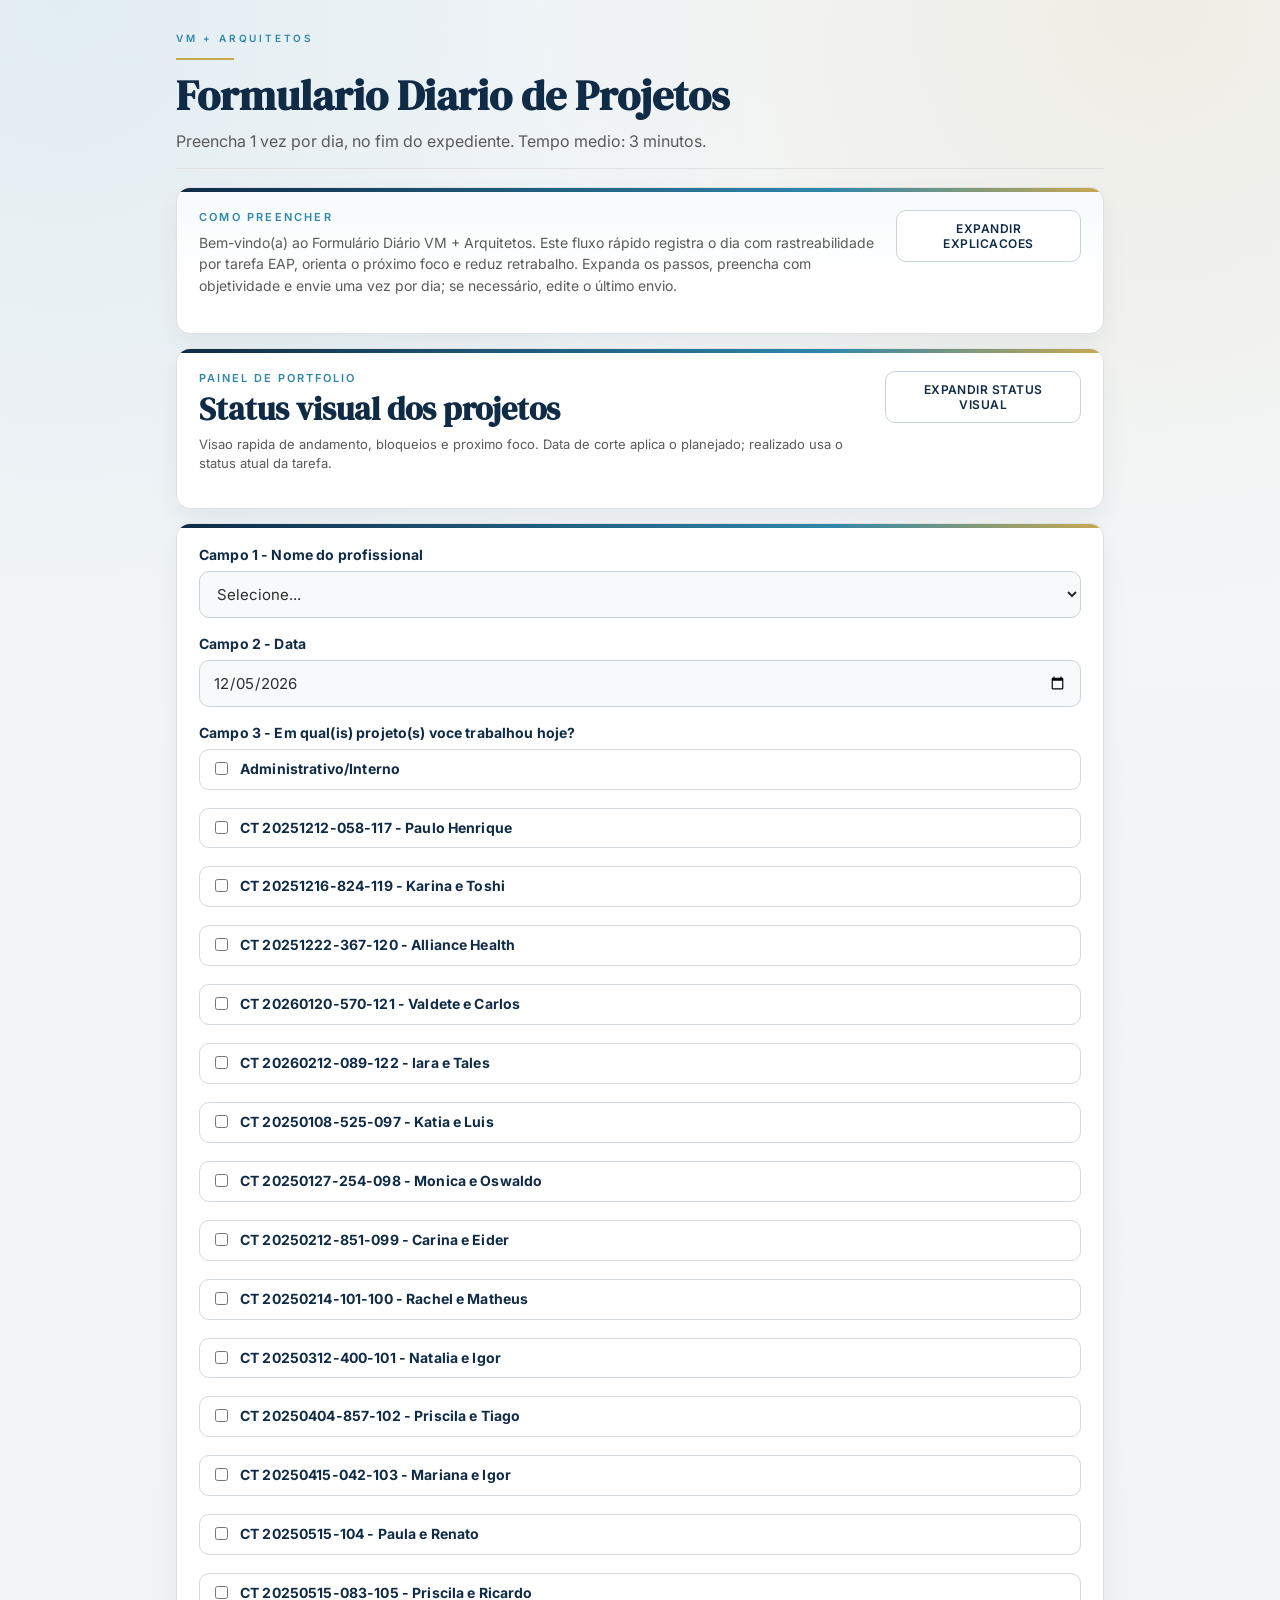
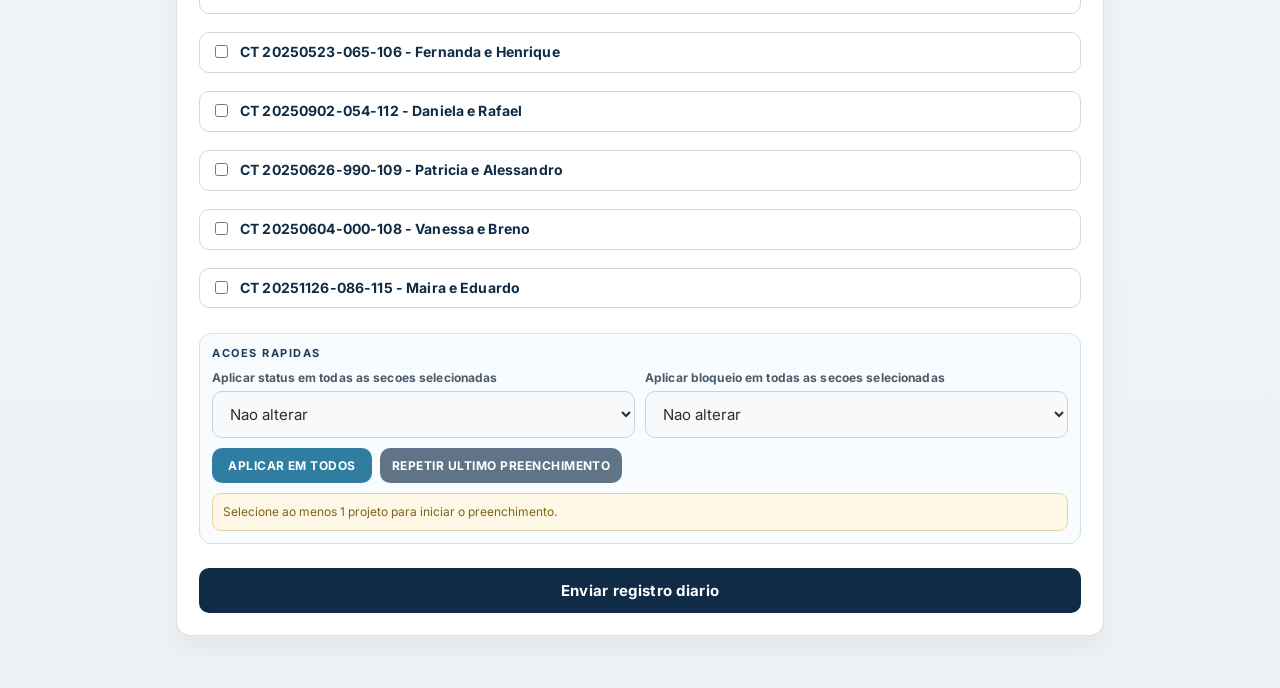
<file: index.html>
<!doctype html>
<html lang="pt-BR">
  <head>
    <meta charset="UTF-8" />
    <meta name="viewport" content="width=device-width, initial-scale=1.0" />
    <title>VM + Arquitetos | Formulario Diario</title>
    <link rel="stylesheet" href="./styles.css?v=20260309d" />
  </head>
  <body>
    <main class="container">
      <header class="page-header">
        <p class="brand">VM + ARQUITETOS</p>
        <div class="title-rule" aria-hidden="true"></div>
        <h1>Formulario Diario de Projetos</h1>
        <p class="subtitle">
          Preencha 1 vez por dia, no fim do expediente. Tempo medio: 3 minutos.
        </p>
      </header>

      <section class="guide card" id="guide-block" aria-label="Guia de preenchimento">
        <div class="guide-head">
          <div>
            <p class="guide-kicker">Como preencher</p>
            <p class="guide-intro">
              Bem-vindo(a) ao Formulário Diário VM + Arquitetos. Este fluxo rápido registra o dia com rastreabilidade por tarefa EAP,
              orienta o próximo foco e reduz retrabalho. Expanda os passos, preencha com objetividade e envie uma vez por dia;
              se necessário, edite o último envio.
            </p>
          </div>
          <button id="guide-toggle" class="guide-toggle" type="button" aria-expanded="true" aria-controls="guide-steps">
            Recolher explicacoes
          </button>
        </div>

        <div id="guide-steps" class="guide-steps">
          <article class="guide-step">
            <h3>Passo 1 · Nome do profissional</h3>
            <ul>
              <li>Selecione seu nome para identificar quem executou as atividades.</li>
            </ul>
          </article>

          <article class="guide-step">
            <h3>Passo 2 · Data do registro</h3>
            <ul>
              <li>Informe a data real do trabalho registrado.</li>
            </ul>
          </article>

          <article class="guide-step">
            <h3>Passo 3 · Projetos trabalhados no dia</h3>
            <ul>
              <li>Marque todos os projetos em que atuou hoje.</li>
              <li>Cada projeto marcado abre uma seção própria abaixo.</li>
              <li>Se aparecer “Pendências prioritárias de hoje”, você pode usar “Começar pelo foco recomendado”.</li>
            </ul>
          </article>

          <article class="guide-step">
            <h3>Passo 4A · Tarefa EAP (REF EAP)</h3>
            <ul>
              <li>Escolha a referência oficial da EAP para garantir rastreabilidade.</li>
            </ul>
          </article>

          <article class="guide-step">
            <h3>Passo 4B · Tarefa executada hoje</h3>
            <ul>
              <li>Selecione a tarefa da lista EAP.</li>
              <li>Se necessário, complemente com tarefa livre (máximo 30 caracteres).</li>
            </ul>
          </article>

          <article class="guide-step">
            <h3>Passo 5 · Status da atividade</h3>
            <ul>
              <li>Concluído hoje: finalizou a atividade hoje.</li>
              <li>Em andamento: continua no próximo dia.</li>
              <li>Pausado: sem avanço por dependência.</li>
            </ul>
          </article>

          <article class="guide-step">
            <h3>Passo 6 e 7 · Bloqueio</h3>
            <ul>
              <li>Se houver bloqueio, marque "Sim" e descreva o motivo de forma objetiva.</li>
            </ul>
          </article>

          <article class="guide-step">
            <h3>Passo 8 · Observação livre</h3>
            <ul>
              <li>Registre contexto importante do dia (máximo 500 caracteres).</li>
            </ul>
          </article>

          <article class="guide-step">
            <h3>Passo 9 · Revisão final</h3>
            <ul>
              <li>Confirme se todos os projetos do dia foram marcados.</li>
              <li>Confirme se cada seção tem REF EAP e Status.</li>
            </ul>
          </article>

          <article class="guide-step">
            <h3>Passo 10 · Envio e resumo</h3>
            <ul>
              <li>Clique em "Enviar registro diário".</li>
              <li>Depois, use "Ver resumo deste envio" para revisar o que foi registrado.</li>
              <li>Se necessário, use "Editar último envio" para corrigir.</li>
              <li>Use "Últimos 10 envios" para consultar o histórico recente.</li>
            </ul>
          </article>

          <article class="guide-step">
            <h3>Siglas de prazo no modo Coordenacao</h3>
            <ul>
              <li>F1/F2/F3: fases I, II e III de Estudos Preliminares e Anteprojeto.</li>
              <li>RAF1/2/3: revisoes de Anteprojeto nas fases I, II e III.</li>
              <li>PRE: Pre-Executivo | RFA: Revisao Final do Anteprojeto.</li>
              <li>EXE: Executivo | DET: Detalhamento | RDE: Revisao Detalhamento/Executivo.</li>
              <li>DU: dias uteis. Regra de recesso (Natal/Ano Novo) nao contabiliza prazo.</li>
            </ul>
          </article>
        </div>
      </section>

      <section id="portfolio-panel" class="portfolio-panel card" aria-live="polite">
        <div class="portfolio-head">
          <div>
            <p class="portfolio-kicker">Painel de Portfolio</p>
            <h2>Status visual dos projetos</h2>
            <p class="portfolio-subtitle">
              Visao rapida de andamento, bloqueios e proximo foco. Data de corte aplica o planejado; realizado usa o status atual da tarefa.
            </p>
          </div>
          <button
            id="portfolio-toggle"
            class="portfolio-toggle"
            type="button"
            aria-expanded="true"
            aria-controls="portfolio-content"
          >
            Recolher status visual
          </button>
        </div>

        <div id="portfolio-content" class="portfolio-content">
          <div class="portfolio-tools">
            <label for="portfolio-filter">Exibicao</label>
            <select id="portfolio-filter" name="portfolioFilter">
              <option value="all">Todos os projetos</option>
              <option value="selected">Somente projetos marcados hoje</option>
              <option value="monday">Reuniao de segunda (coordenacao)</option>
              <option value="coord-critical">Coordenacao: criticos</option>
              <option value="coord-risk">Coordenacao: risco (amarelo/vermelho)</option>
              <option value="coord-blocked">Coordenacao: bloqueados</option>
            </select>
            <label for="portfolio-sort">Classificacao</label>
            <select id="portfolio-sort" name="portfolioSort">
              <option value="default">Padrao da exibicao</option>
              <option value="signature-asc">Assinatura (mais antiga - mais recente)</option>
              <option value="signature-desc">Assinatura (mais recente - mais antiga)</option>
            </select>
            <label for="portfolio-cutoff">Data de corte</label>
            <input id="portfolio-cutoff" name="portfolioCutoff" type="date" />
            <button id="portfolio-refresh" class="portfolio-refresh" type="button">Atualizar painel</button>
          </div>

          <section id="portfolio-summary" class="portfolio-summary"></section>
          <section id="portfolio-cards" class="portfolio-cards"></section>

          <section class="portfolio-blocks-wrap">
            <h3>Bloqueios ativos</h3>
            <div id="portfolio-blocks" class="portfolio-blocks"></div>
          </section>

          <section id="portfolio-meeting" class="portfolio-meeting hidden">
            <div class="portfolio-meeting-head">
              <div>
                <h3>Pauta automatica da semana</h3>
                <p class="portfolio-meeting-subtitle">
                  Consolidacao objetiva para reuniao de coordenacao: pendencias da semana anterior e foco da semana atual.
                </p>
              </div>
              <button id="meeting-copy" class="meeting-copy" type="button">Copiar resumo da reuniao</button>
            </div>
            <div id="meeting-agenda" class="meeting-agenda"></div>
          </section>
        </div>
      </section>

      <section class="card">
        <form id="daily-form" novalidate>
          <div class="field">
            <label for="professional">Campo 1 - Nome do profissional</label>
            <select id="professional" name="professional" required>
              <option value="">Selecione...</option>
              <option value="Alencar">Alencar</option>
              <option value="Breno">Breno</option>
              <option value="Ester">Ester</option>
              <option value="Fran">Fran</option>
              <option value="Lucas">Lucas</option>
              <option value="Lud">Lud</option>
              <option value="Luiza">Luiza</option>
              <option value="Uly">Uly</option>
              <option value="Vivi">Vivi</option>
            </select>
          </div>

          <div class="field">
            <label for="work-date">Campo 2 - Data</label>
            <input id="work-date" name="workDate" type="date" required />
          </div>

          <div class="field">
            <p class="field-title">
              Campo 3 - Em qual(is) projeto(s) voce trabalhou hoje?
            </p>
            <div id="project-list" class="check-list"></div>
          </div>

          <section id="daily-focus" class="daily-focus hidden" aria-label="Pendencias prioritarias">
            <div class="daily-focus-head">
              <p class="daily-focus-title">Pendencias prioritarias de hoje</p>
              <button id="start-focus" class="daily-focus-btn" type="button">Comecar pelo foco recomendado</button>
            </div>
            <div id="daily-focus-list" class="daily-focus-list"></div>
          </section>

          <section class="quick-actions" aria-label="Acoes rapidas de preenchimento">
            <p class="quick-actions-title">Acoes rapidas</p>
            <div class="quick-actions-grid">
              <div class="quick-action-item">
                <label for="bulk-status">Aplicar status em todas as secoes selecionadas</label>
                <select id="bulk-status" name="bulkStatus">
                  <option value="">Nao alterar</option>
                </select>
              </div>
              <div class="quick-action-item">
                <label for="bulk-block">Aplicar bloqueio em todas as secoes selecionadas</label>
                <select id="bulk-block" name="bulkBlock">
                  <option value="">Nao alterar</option>
                </select>
              </div>
            </div>
            <div class="quick-actions-buttons">
              <button id="apply-bulk" class="quick-action-btn" type="button">Aplicar em todos</button>
              <button id="repeat-last" class="quick-action-btn secondary" type="button">Repetir ultimo preenchimento</button>
            </div>
            <p id="form-checklist" class="form-checklist">Selecione os projetos para iniciar o preenchimento.</p>
          </section>

          <div id="project-sections"></div>

          <div class="actions">
            <button id="submit-button" type="submit">Enviar registro diario</button>
          </div>
        </form>
      </section>

      <section id="feedback" class="feedback hidden" aria-live="polite"></section>
      <section id="offline-queue" class="offline-queue hidden" aria-live="polite">
        <p id="offline-queue-text">Sem envios pendentes.</p>
        <button id="retry-queue" class="retry-queue" type="button">Reenviar pendentes</button>
      </section>
      <button id="summary-toggle" class="summary-toggle hidden" type="button">Ver resumo deste envio</button>
      <button id="edit-last" class="summary-toggle secondary hidden" type="button">Editar ultimo envio</button>
      <section id="daily-summary" class="daily-summary hidden" aria-live="polite"></section>
      <section id="history-panel" class="history-panel card hidden" aria-live="polite">
        <div class="history-head">
          <div>
            <p class="history-kicker">Historico rapido</p>
            <h3>Ultimos 10 envios</h3>
          </div>
          <button id="history-refresh" class="history-refresh" type="button">Atualizar historico</button>
        </div>
        <div id="history-list" class="history-list"></div>
      </section>

      <section id="coord-modal" class="coord-modal hidden" aria-hidden="true">
        <div id="coord-overlay" class="coord-overlay"></div>
        <article class="coord-card" role="dialog" aria-modal="true" aria-labelledby="coord-title">
          <header class="coord-head">
            <div>
              <p class="coord-kicker">Modo Coordenacao</p>
              <h3 id="coord-title">Configuracao do projeto</h3>
              <p id="coord-subtitle" class="coord-subtitle"></p>
              <p id="coord-contract-meta" class="coord-contract-meta"></p>
              <p id="coord-deadline-meta" class="coord-contract-meta coord-deadline-meta"></p>
            </div>
            <button id="coord-close" class="coord-close" type="button" aria-label="Fechar coordenacao">Fechar</button>
          </header>

          <section class="coord-section">
            <div class="coord-tools">
              <label for="coord-filter">Tarefas</label>
              <select id="coord-filter" name="coordFilter">
                <option value="all">Todas</option>
                <option value="open">Abertas (nao concluidas)</option>
                <option value="late">Atrasadas</option>
                <option value="blocked">Bloqueadas</option>
              </select>
              <button id="coord-save" class="coord-save" type="button">Salvar configuracoes do projeto</button>
            </div>
            <p id="coord-feedback" class="coord-feedback hidden"></p>
            <section id="coord-alerts" class="coord-alerts hidden" aria-live="polite"></section>
            <div id="coord-task-list" class="coord-task-list"></div>
          </section>

          <section class="coord-section">
            <div class="coord-events-head">
              <h4>Programacao de proximos eventos</h4>
              <button id="coord-add-event" class="coord-add-event" type="button">Adicionar evento</button>
            </div>
            <div id="coord-events-list" class="coord-events-list"></div>
          </section>
        </article>
      </section>
    </main>

    <script src="./config.js?v=20260309d"></script>
    <script src="./app.js?v=20260309d"></script>
  </body>
</html>
</file>
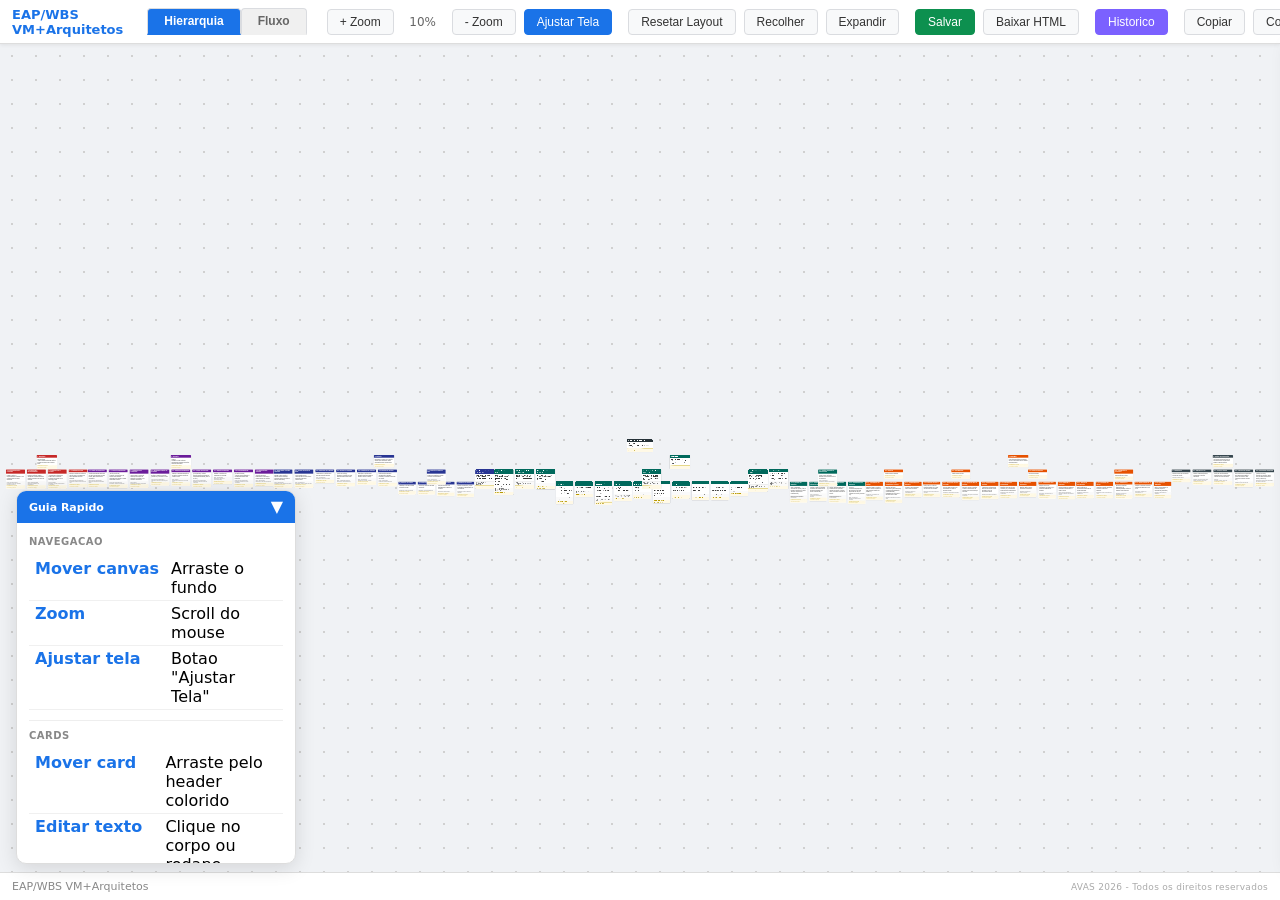
<file: fluxo-de-valor-2026/index.html>
<html lang="pt-BR"><head>
<meta charset="UTF-8">
<meta name="viewport" content="width=device-width, initial-scale=1.0">
<title>EAP/WBS - VM+Arquitetos</title>
<style>
  * { margin: 0; padding: 0; box-sizing: border-box; }

  body {
    font-family: 'Segoe UI', system-ui, -apple-system, sans-serif;
    background: #f0f2f5;
    overflow: hidden;
    width: 100vw;
    height: 100vh;
    -webkit-user-select: none;
    user-select: none;
  }

  #toolbar {
    position: fixed; top: 0; left: 0; right: 0; height: 44px;
    background: #fff; border-bottom: 1px solid #ddd;
    display: flex; align-items: center; padding: 0 12px; gap: 8px; z-index: 9999;
    box-shadow: 0 1px 4px rgba(0,0,0,0.08);
  }

  #toolbar .logo { font-weight: 700; font-size: 13px; color: #1a73e8; margin-right: 8px; }
  #toolbar .sep { width: 1px; height: 22px; background: #ddd; }
  #toolbar button {
    background: #f8f9fa; border: 1px solid #dadce0; color: #333;
    padding: 5px 12px; border-radius: 4px; cursor: pointer; font-size: 12px; white-space: nowrap;
  }
  #toolbar button:hover { background: #e8eaed; }
  #toolbar button.primary { background: #1a73e8; color: #fff; border-color: #1a73e8; }
  #toolbar button.primary:hover { background: #1557b0; }
  #toolbar .zoom-display { font-size: 12px; color: #666; min-width: 42px; text-align: center; }

  #canvas-area {
    position: fixed; top: 44px; left: 0; right: 0; bottom: 0;
    overflow: hidden; cursor: grab; background: #f0f2f5;
    background-image: radial-gradient(circle, #d0d0d0 1px, transparent 1px);
    background-size: 24px 24px;
  }
  #canvas-area.grabbing { cursor: grabbing; }

  #world {
    position: absolute; top: 0; left: 0;
    transform-origin: 0 0;
    will-change: transform;
  }

  /* ===== CARDS ===== */
  .card {
    position: absolute;
    background: #fff;
    border-radius: 8px;
    box-shadow: 0 1px 6px rgba(0,0,0,0.12), 0 1px 3px rgba(0,0,0,0.08);
    overflow: hidden;
    transition: box-shadow 0.15s;
    cursor: grab;
  }
  .card:hover { box-shadow: 0 4px 16px rgba(0,0,0,0.18); }
  .card.is-dragging {
    box-shadow: 0 12px 36px rgba(0,0,0,0.25);
    z-index: 9000 !important;
    cursor: grabbing;
    opacity: 0.95;
  }

  .card-head {
    padding: 7px 10px;
    font-weight: 700; font-size: 11px; color: #fff;
    cursor: grab;
    line-height: 1.3;
  }
  .card.is-dragging .card-head { cursor: grabbing; }

  .card-content {
    padding: 8px 10px; font-size: 10.5px; line-height: 1.5; color: #333;
    white-space: pre-wrap; cursor: text;
    -webkit-user-select: text; user-select: text;
    outline: none; min-height: 14px;
  }
  .card-content:focus { background: #fffde7; }

  .card-meta {
    padding: 5px 10px; font-size: 9px; color: #777; border-top: 1px solid #eee;
    background: #fafafa; white-space: pre-wrap; cursor: text;
    -webkit-user-select: text; user-select: text;
    outline: none; min-height: 12px;
  }
  .card-meta:focus { background: #fffde7; }

  /* ===== LEVEL SIZES ===== */
  .L0 { width: 260px; z-index: 10; }
  .L1 { width: 210px; z-index: 8; }
  .L2 { width: 195px; z-index: 6; }
  .L3 { width: 180px; z-index: 4; }

  /* ===== COLORS ===== */
  .M0 .card-head { background: #263238; font-size: 13px; }
  .M1 .card-head { background: #c62828; }
  .M2 .card-head { background: #6a1b9a; }
  .M3 .card-head { background: #283593; }
  .M4 .card-head { background: #00695c; }
  .M5 .card-head { background: #e65100; }
  .M6 .card-head { background: #37474f; }

  .M1.L2, .M1.L3 { border-top: 3px solid #c62828; }
  .M2.L2, .M2.L3 { border-top: 3px solid #6a1b9a; }
  .M3.L2, .M3.L3 { border-top: 3px solid #283593; }
  .M4.L2, .M4.L3 { border-top: 3px solid #00695c; }
  .M5.L2, .M5.L3 { border-top: 3px solid #e65100; }
  .M6.L2, .M6.L3 { border-top: 3px solid #37474f; }

  /* ===== SVG LINES ===== */
  #lines {
    position: absolute; top: 0; left: 0; width: 100%; height: 100%;
    pointer-events: none; overflow: visible;
  }
  #lines path { fill: none; stroke: #aab; stroke-width: 1.5; }

  /* ===== SELECTION ===== */
  .card.selected {
    outline: 2px solid #1a73e8;
    outline-offset: 2px;
  }

  #select-rect {
    position: absolute;
    border: 2px dashed #1a73e8;
    background: rgba(26, 115, 232, 0.08);
    pointer-events: none;
    display: none;
    z-index: 9500;
  }

  /* ===== SAVE TOAST ===== */
  #toast {
    position: fixed; bottom: 50px; left: 50%; transform: translateX(-50%);
    background: #323232; color: #fff; padding: 10px 24px; border-radius: 8px;
    font-size: 13px; z-index: 99999; opacity: 0; transition: opacity 0.3s;
    pointer-events: none;
  }
  #toast.show { opacity: 1; }

  #toolbar button.save { background: #0d904f; color: #fff; border-color: #0d904f; }
  #toolbar button.save:hover { background: #0a7a42; }
  #toolbar button.log-btn { background: #7b61ff; color: #fff; border-color: #7b61ff; }
  #toolbar button.log-btn:hover { background: #6247d4; }

  /* ===== COMMENT FIELD ===== */
  .card-comment {
    padding: 5px 10px;
    font-size: 9px;
    line-height: 1.4;
    color: #665500;
    background: #fff9e6;
    border-top: 1px dashed #e6d88a;
    white-space: pre-wrap;
    cursor: text;
    -webkit-user-select: text;
    user-select: text;
    outline: none;
    min-height: 12px;
    max-height: 52px;
    overflow-y: auto;
  }
  .card-comment:focus {
    background: #fff3c4;
  }
  .card-comment:empty::before {
    content: 'Comentarios Equipe';
    color: #c0a830;
    font-style: italic;
    pointer-events: none;
  }
  .card-comment-label {
    padding: 2px 10px 0;
    font-size: 7.5px;
    font-weight: 600;
    color: #b89a00;
    background: #fff9e6;
    border-top: 1px dashed #e6d88a;
    text-transform: uppercase;
    letter-spacing: 0.5px;
  }

  /* ===== LOG PANEL ===== */
  #log-panel {
    position: fixed;
    top: 44px;
    right: -380px;
    width: 370px;
    bottom: 28px;
    background: #fff;
    border-left: 1px solid #ddd;
    box-shadow: -4px 0 16px rgba(0,0,0,0.08);
    z-index: 10000;
    transition: right 0.25s ease;
    display: flex;
    flex-direction: column;
  }
  #log-panel.open { right: 0; }
  #log-panel-header {
    padding: 12px 16px;
    font-weight: 700;
    font-size: 13px;
    border-bottom: 1px solid #eee;
    display: flex;
    justify-content: space-between;
    align-items: center;
    background: #fafafa;
  }
  #log-panel-header button {
    background: none;
    border: none;
    font-size: 18px;
    cursor: pointer;
    color: #888;
    padding: 0 4px;
  }
  #log-panel-body {
    flex: 1;
    overflow-y: auto;
    padding: 8px 0;
  }
  .log-entry {
    padding: 8px 16px;
    border-bottom: 1px solid #f2f2f2;
    font-size: 11px;
    line-height: 1.5;
  }
  .log-entry:hover { background: #f8f8ff; }
  .log-time { color: #999; font-size: 10px; }
  .log-card { color: #1a73e8; font-weight: 600; }
  .log-field { color: #7b61ff; font-size: 10px; }
  .log-old { color: #c62828; text-decoration: line-through; font-size: 10px; }
  .log-new { color: #0d904f; font-size: 10px; }
  #log-panel-footer {
    padding: 8px 16px;
    border-top: 1px solid #eee;
    background: #fafafa;
    display: flex;
    gap: 8px;
  }
  #log-panel-footer button {
    padding: 4px 12px;
    border-radius: 4px;
    border: 1px solid #ddd;
    background: #f8f9fa;
    font-size: 11px;
    cursor: pointer;
  }
  #log-panel-footer button:hover { background: #e8eaed; }
  #log-filter { flex:1; padding: 4px 8px; border: 1px solid #ddd; border-radius: 4px; font-size: 11px; }

  /* ===== CONTEXT MENU ===== */
  #ctx-menu {
    position: fixed;
    background: #fff;
    border: 1px solid #ddd;
    border-radius: 8px;
    box-shadow: 0 8px 32px rgba(0,0,0,0.18);
    z-index: 99999;
    min-width: 180px;
    padding: 4px 0;
    display: none;
    font-size: 12px;
  }
  #ctx-menu .ctx-item {
    padding: 8px 16px;
    cursor: pointer;
    display: flex;
    align-items: center;
    gap: 8px;
  }
  #ctx-menu .ctx-item:hover { background: #f0f4ff; }
  #ctx-menu .ctx-sep { height: 1px; background: #eee; margin: 4px 0; }
  #ctx-menu .ctx-icon { font-size: 14px; width: 18px; text-align: center; }
  #ctx-menu .ctx-key { margin-left: auto; font-size: 10px; color: #aaa; }

  /* ===== COLOR PICKER POPUP ===== */
  #color-picker {
    position: fixed;
    background: #fff;
    border: 1px solid #ddd;
    border-radius: 10px;
    box-shadow: 0 8px 32px rgba(0,0,0,0.18);
    z-index: 99999;
    padding: 12px;
    display: none;
    width: 220px;
  }
  #color-picker .cp-title {
    font-size: 11px;
    font-weight: 600;
    color: #555;
    margin-bottom: 8px;
  }
  #color-picker .cp-grid {
    display: grid;
    grid-template-columns: repeat(6, 1fr);
    gap: 6px;
    margin-bottom: 10px;
  }
  #color-picker .cp-swatch {
    width: 28px;
    height: 28px;
    border-radius: 6px;
    cursor: pointer;
    border: 2px solid transparent;
    transition: all 0.15s;
  }
  #color-picker .cp-swatch:hover {
    transform: scale(1.15);
    border-color: #333;
  }
  #color-picker .cp-swatch.active {
    border-color: #333;
    box-shadow: 0 0 0 2px #fff, 0 0 0 4px #333;
  }
  #color-picker .cp-custom {
    display: flex;
    align-items: center;
    gap: 6px;
    margin-top: 4px;
  }
  #color-picker .cp-custom input[type="color"] {
    width: 32px; height: 28px; border: 1px solid #ccc; border-radius: 4px;
    padding: 0; cursor: pointer;
  }
  #color-picker .cp-custom span {
    font-size: 10px; color: #888;
  }
  .card.paste-flash {
    animation: pasteFlash 0.4s ease;
  }
  @keyframes pasteFlash {
    0% { box-shadow: 0 0 0 4px rgba(26,115,232,0.5); }
    100% { box-shadow: 0 1px 6px rgba(0,0,0,0.12); }
  }

  /* ===== VIEW TABS ===== */
  .view-tabs {
    display: flex;
    gap: 0;
    margin-right: 4px;
  }
  .view-tab {
    padding: 5px 16px !important;
    border-radius: 4px 4px 0 0 !important;
    border-bottom: 2px solid transparent !important;
    font-weight: 600 !important;
    font-size: 12px !important;
    background: #f0f0f0 !important;
    color: #666 !important;
    cursor: pointer;
    transition: all 0.15s;
  }
  .view-tab:hover { background: #e0e0e0 !important; }
  .view-tab.active {
    background: #1a73e8 !important;
    color: #fff !important;
    border-bottom-color: #1a73e8 !important;
  }

  /* ===== FLOW VIEW ===== */
  #flow-area {
    position: fixed; top: 44px; left: 0; right: 0; bottom: 28px;
    overflow: hidden; cursor: grab;
    background: #f4f6f8;
    background-image: radial-gradient(circle, #d4d4d4 1px, transparent 1px);
    background-size: 24px 24px;
    display: none !important;
  }
  #flow-area.active {
    display: block !important;
  }
  #flow-area.grabbing { cursor: grabbing; }
  #flow-world {
    position: absolute; top: 0; left: 0;
    transform-origin: 0 0;
    will-change: transform;
  }

  .swim-lane {
    position: absolute;
    display: flex;
    align-items: flex-start;
  }
  .swim-header {
    width: 140px;
    min-height: 80px;
    padding: 12px 10px;
    color: #fff;
    font-weight: 700;
    font-size: 12px;
    border-radius: 8px 0 0 8px;
    display: flex;
    align-items: center;
    justify-content: center;
    text-align: center;
    line-height: 1.3;
    flex-shrink: 0;
  }
  .swim-track {
    display: flex;
    align-items: flex-start;
    gap: 0;
    padding: 8px 0 8px 0;
    min-height: 80px;
    position: relative;
  }
  .flow-card {
    background: #fff;
    border-radius: 8px;
    box-shadow: 0 1px 6px rgba(0,0,0,0.1);
    overflow: hidden;
    flex-shrink: 0;
    cursor: default;
    transition: box-shadow 0.15s;
    position: relative;
  }
  .flow-card:hover { box-shadow: 0 4px 16px rgba(0,0,0,0.18); }
  .flow-card.is-dragging { box-shadow: 0 8px 28px rgba(0,0,0,0.25); z-index: 900; opacity: 0.95; }
  .flow-card .card-head {
    padding: 6px 8px;
    font-size: 10px;
  }
  .flow-card .card-content {
    padding: 5px 8px;
    font-size: 9px;
    line-height: 1.4;
  }
  .flow-card .card-meta {
    padding: 4px 8px;
    font-size: 8px;
  }
  .flow-card .card-comment-label { font-size: 7px; padding: 1px 8px 0; }
  .flow-card .card-comment { font-size: 8px; padding: 3px 8px; max-height: 36px; }

  .flow-arrow {
    display: flex;
    align-items: center;
    padding: 0 6px;
    color: #999;
    font-size: 18px;
    flex-shrink: 0;
    height: 80px;
    align-self: center;
  }

  .flow-sub-row {
    display: flex;
    gap: 0;
    margin-top: 4px;
    padding-left: 148px;
    align-items: flex-start;
  }
  .flow-card.sub-card {
    border: 2px dashed #ccc;
    box-shadow: 0 1px 4px rgba(0,0,0,0.06);
  }
  .flow-card.sub-card .card-head { font-size: 9px; padding: 4px 6px; }
  .flow-card.sub-card .card-content { font-size: 8px; padding: 4px 6px; }
  .flow-card.sub-card .card-meta { font-size: 7px; padding: 3px 6px; }
  .flow-sub-arrow {
    display: flex; align-items: center; padding: 0 4px;
    color: #bbb; font-size: 14px; flex-shrink: 0; height: 60px; align-self: center;
  }

  .lane-bg {
    position: absolute;
    border-radius: 8px;
    opacity: 0.04;
  }

  /* ===== TUTORIAL PANEL ===== */
  #tutorial {
    position: fixed;
    bottom: 36px;
    left: 16px;
    width: 280px;
    background: #fff;
    border: 1px solid #ddd;
    border-radius: 10px;
    box-shadow: 0 4px 20px rgba(0,0,0,0.12);
    z-index: 10001;
    overflow: hidden;
    transition: height 0.25s ease, opacity 0.2s;
  }
  #tutorial.minimized {
    height: 36px !important;
  }
  #tutorial-header {
    display: flex;
    align-items: center;
    justify-content: space-between;
    padding: 8px 12px;
    background: #1a73e8;
    color: #fff;
    font-size: 11px;
    font-weight: 700;
    cursor: pointer;
    -webkit-user-select: none;
    user-select: none;
  }
  #tutorial-header:hover { background: #1557b0; }
  #tutorial-toggle {
    font-size: 16px;
    line-height: 1;
    transition: transform 0.25s;
  }
  #tutorial.minimized #tutorial-toggle { transform: rotate(180deg); }
  #tutorial-body {
    padding: 10px 12px 12px;
    font-size: 10.5px;
    line-height: 1.7;
    color: #444;
    max-height: 340px;
    overflow-y: auto;
  }
  #tutorial.minimized #tutorial-body { display: none; }
  #tutorial-body table {
    width: 100%;
    border-collapse: collapse;
    margin-top: 6px;
  }
  #tutorial-body td {
    padding: 3px 6px;
    vertical-align: top;
    border-bottom: 1px solid #f0f0f0;
  }
  #tutorial-body td:first-child {
    font-weight: 600;
    white-space: nowrap;
    color: #1a73e8;
    width: 42%;
  }
  .tut-section {
    font-weight: 700;
    font-size: 10px;
    color: #888;
    text-transform: uppercase;
    letter-spacing: 0.5px;
    margin: 10px 0 4px;
    padding-top: 6px;
    border-top: 1px solid #eee;
  }
  .tut-section:first-child { margin-top: 0; border: none; padding-top: 0; }

  /* ===== FOOTER ===== */
  #bottombar {
    position: fixed; bottom: 0; left: 0; right: 0; height: 28px;
    background: #fff; border-top: 1px solid #ddd; display: flex;
    align-items: center; justify-content: space-between;
    padding: 0 12px; font-size: 11px; color: #888; z-index: 9999;
  }
  #bottombar .brand {
    font-size: 9px;
    color: #aaa;
    letter-spacing: 0.3px;
  }
</style>
</head>
<body>

<div id="toolbar">
  <span class="logo">EAP/WBS VM+Arquitetos</span>
  <div class="sep"></div>
  <div class="view-tabs">
    <button class="view-tab active" id="tab-hier" onclick="switchView('hier')">Hierarquia</button>
    <button class="view-tab" id="tab-flow" onclick="switchView('flow')">Fluxo</button>
  </div>
  <div class="sep"></div>
  <button onclick="doZoom(1.25)">+ Zoom</button>
  <span class="zoom-display" id="zoomTxt">285%</span>
  <button onclick="doZoom(0.8)">- Zoom</button>
  <button class="primary" onclick="fitToScreen()">Ajustar Tela</button>
  <div class="sep"></div>
  <button onclick="rebuildLayout()">Resetar Layout</button>
  <button onclick="toggleCollapse(true)">Recolher</button>
  <button onclick="toggleCollapse(false)">Expandir</button>
  <div class="sep"></div>
  <button class="save" onclick="saveState()">Salvar</button>
  <button onclick="downloadHTML()">Baixar HTML</button>
  <div class="sep"></div>
  <button class="log-btn" onclick="toggleLogPanel()">Historico</button>
  <div class="sep"></div>
  <button onclick="copySelected()" title="Copiar card selecionado (Cmd+C)">Copiar</button>
  <button onclick="pasteCard()" title="Colar card (Cmd+V)">Colar</button>
  <button onclick="deleteSelected()" title="Excluir selecionados (Del)">Excluir</button>
  <div class="sep"></div>
  <span class="zoom-display" id="selCount" style="color:#1a73e8; min-width:0;"></span>
</div>

<div id="canvas-area" class="">
  <div id="world" style="transform: translate(-7117.220985px, -3263.88022px) scale(2.852012);">
    <svg id="lines"><path d="M3000,141 C3000,189.9743178156221 -3860.448983998331,189.9743178156221 -3860.448983998331,238.9486356312442"></path><path d="M-3860.448983998331,342.9486356312442 C-3860.448983998331,363.4486356312442 -4179.948983998331,363.4486356312442 -4179.948983998331,383.9486356312442"></path><path d="M-3860.448983998331,342.9486356312442 C-3860.448983998331,363.4486356312442 -3966.948983998331,363.4486356312442 -3966.948983998331,383.9486356312442"></path><path d="M-3860.448983998331,342.9486356312442 C-3860.448983998331,363.4486356312442 -3753.948983998331,363.4486356312442 -3753.948983998331,383.9486356312442"></path><path d="M-3860.448983998331,342.9486356312442 C-3860.448983998331,363.4486356312442 -3540.948983998331,363.4486356312442 -3540.948983998331,383.9486356312442"></path><path d="M3000,141 C3000,179.6470042711734 -2012.9775757926182,179.6470042711734 -2012.9775757926182,218.29400854234675"></path><path d="M-2012.9775757926182,322.2940085423468 C-2012.9775757926182,376.94817295986195 -2883.059586338494,376.94817295986195 -2883.059586338494,431.60233737737707"></path><path d="M-2012.9775757926182,322.2940085423468 C-2012.9775757926182,375.84275178903215 -2674.5817638555245,375.84275178903215 -2674.5817638555245,429.3914950357176"></path><path d="M-2012.9775757926182,322.2940085423468 C-2012.9775757926182,376.0705355454456 -2460.476342684695,376.0705355454456 -2460.476342684695,429.8470625485444"></path><path d="M-2012.9775757926182,322.2940085423468 C-2012.9775757926182,376.8309313205315 -2251.8511307122817,376.8309313205315 -2251.8511307122817,431.36785409871624"></path><path d="M-2012.9775757926182,322.2940085423468 C-2012.9775757926182,375.980091995105 -2036.7206826375914,375.980091995105 -2036.7206826375914,429.66617544786317"></path><path d="M-2012.9775757926182,322.2940085423468 C-2012.9775757926182,376.0638360231981 -1823.2584156025173,376.0638360231981 -1823.2584156025173,429.83366350404947"></path><path d="M-2012.9775757926182,322.2940085423468 C-2012.9775757926182,375.26324311462747 -1612.797534534302,375.26324311462747 -1612.797534534302,428.2324776869082"></path><path d="M-2012.9775757926182,322.2940085423468 C-2012.9775757926182,377.37024286145146 -1402.2830572881069,377.37024286145146 -1402.2830572881069,432.44647718055614"></path><path d="M-2012.9775757926182,322.2940085423468 C-2012.9775757926182,379.16571482376884 -1190.6966564823197,379.16571482376884 -1190.6966564823197,436.0374211051909"></path><path d="M3000,141 C3000,210.8098320052008 -102.08591561423742,210.8098320052008 -102.08591561423742,280.6196640104016"></path><path d="M-102.08591561423742,369.6196640104016 C-102.08591561423742,517.7286988627382 -943.0899288450307,517.7286988627382 -943.0899288450307,665.8377337150747"></path><path d="M-102.08591561423742,369.6196640104016 C-102.08591561423742,517.9564826191515 -735.8850155890775,517.9564826191515 -735.8850155890775,666.2933012279015"></path><path d="M-102.08591561423742,369.6196640104016 C-102.08591561423742,519.4605253637047 -525.9265986894211,519.4605253637047 -525.9265986894211,669.3013867170079"></path><path d="M-102.08591561423742,369.6196640104016 C-102.08591561423742,519.5342201084268 -313.502757602702,519.5342201084268 -313.502757602702,669.4487762064518"></path><path d="M-102.08591561423742,369.6196640104016 C-102.08591561423742,521.1756030590527 -103.81902111519122,521.1756030590527 -103.81902111519122,672.7315421077037"></path><path d="M-102.08591561423742,369.6196640104016 C-102.08591561423742,521.992944773242 112.17566532942027,521.992944773242 112.17566532942027,674.3662255360823"></path><path d="M-102.08591561423742,369.6196640104016 C-102.08591561423742,521.2358987592797 334.60421672493794,521.2358987592797 334.60421672493794,672.852133508158"></path><path d="M334.60421672493794,782.852133508158 C334.60421672493794,850.617685885121 153.0369850485523,850.617685885121 153.0369850485523,918.383238262084"></path><path d="M334.60421672493794,782.852133508158 C334.60421672493794,850.8186715525446 351.10398027102684,850.8186715525446 351.10398027102684,918.7852095969312"></path><path d="M334.60421672493794,782.852133508158 C334.60421672493794,852.674439215089 543.2017011710208,852.674439215089 543.2017011710208,922.4967449220201"></path><path d="M334.60421672493794,782.852133508158 C334.60421672493794,853.3879383344428 741.543376805641,853.3879383344428 741.543376805641,923.9237431607276"></path><path d="M-102.08591561423742,369.6196640104016 C-102.08591561423742,529.6437991798332 908.6303951890341,529.6437991798332 908.6303951890341,689.6679343492649"></path><path d="M3000,141 C3000,175.5 3406.5,175.5 3406.5,210"></path><path d="M3406.5,314 C3406.5,391.81441282696 2843.7381986369037,391.81441282696 2843.7381986369037,469.62882565392"></path><path d="M3406.5,314 C3406.5,394.557867187292 3060.9923952640365,394.557867187292 3060.9923952640365,475.115734374584"></path><path d="M3406.5,314 C3406.5,395.7738304752047 3281.0603912350994,395.7738304752047 3281.0603912350994,477.54766095040935"></path><path d="M3406.5,314 C3406.5,396.85915307929207 3507.9016451440966,396.85915307929207 3507.9016451440966,479.71830615858414"></path><path d="M3507.9016451440966,633.7183061585841 C3507.9016451440966,909.04968786677 2694.683098437025,909.04968786677 2694.683098437025,1184.381069574956"></path><path d="M3507.9016451440966,633.7183061585841 C3507.9016451440966,906.651258902182 2893.714824863133,906.651258902182 2893.714824863133,1179.5842116457798"></path><path d="M3507.9016451440966,633.7183061585841 C3507.9016451440966,907.1235752206273 3099.6671577708594,907.1235752206273 3099.6671577708594,1180.5288442826704"></path><path d="M3507.9016451440966,633.7183061585841 C3507.9016451440966,909.9239755200626 3299.5966201781257,909.9239755200626 3299.5966201781257,1186.1296448815413"></path><path d="M3507.9016451440966,633.7183061585841 C3507.9016451440966,911.3375747142752 3503.6864859010607,911.3375747142752 3503.6864859010607,1188.9568432699664"></path><path d="M3507.9016451440966,633.7183061585841 C3507.9016451440966,914.1178764469682 3700.2393890956114,914.1178764469682 3700.2393890956114,1194.5174467353522"></path><path d="M3507.9016451440966,633.7183061585841 C3507.9016451440966,916.7340398845986 3899.713283990051,916.7340398845986 3899.713283990051,1199.7497736106131"></path><path d="M3507.9016451440966,633.7183061585841 C3507.9016451440966,917.6116772990149 4097.53239688937,917.6116772990149 4097.53239688937,1201.5050484394458"></path><path d="M3507.9016451440966,633.7183061585841 C3507.9016451440966,917.7858648774486 4293.596234959856,917.7858648774486 4293.596234959856,1201.8534235963132"></path><path d="M3507.9016451440966,633.7183061585841 C3507.9016451440966,920.5259694766569 4491.3483526367,920.5259694766569 4491.3483526367,1207.3336327947297"></path><path d="M3406.5,314 C3406.5,395.81737736981313 3877.268535345408,395.81737736981313 3877.268535345408,477.63475473962626"></path><path d="M3406.5,314 C3406.5,401.4047789241889 4265.2064602709,401.4047789241889 4265.2064602709,488.8095578483778"></path><path d="M3406.5,314 C3406.5,410.6534693867977 4960.775371348287,410.6534693867977 4960.775371348287,507.3069387735954"></path><path d="M4960.775371348287,646.3069387735954 C4960.775371348287,925.5507263182703 4755.7330137168265,925.5507263182703 4755.7330137168265,1204.7945138629452"></path><path d="M4960.775371348287,646.3069387735954 C4960.775371348287,925.5507263182703 4953.7330137168265,925.5507263182703 4953.7330137168265,1204.7945138629452"></path><path d="M4960.775371348287,646.3069387735954 C4960.775371348287,925.5507263182703 5151.7330137168265,925.5507263182703 5151.7330137168265,1204.7945138629452"></path><path d="M4960.775371348287,646.3069387735954 C4960.775371348287,925.5507263182703 5349.7330137168265,925.5507263182703 5349.7330137168265,1204.7945138629452"></path><path d="M3000,141 C3000,175.5 6859.5,175.5 6859.5,210"></path><path d="M6859.5,299 C6859.5,327 5587.5,327 5587.5,355"></path><path d="M5587.5,417 C5587.5,448.5 5389.5,448.5 5389.5,480"></path><path d="M5587.5,417 C5587.5,448.5 5587.5,448.5 5587.5,480"></path><path d="M5587.5,417 C5587.5,448.5 5785.5,448.5 5785.5,480"></path><path d="M6859.5,299 C6859.5,327 6273,327 6273,355"></path><path d="M6273,417 C6273,448.5 5976,448.5 5976,480"></path><path d="M6273,417 C6273,448.5 6174,448.5 6174,480"></path><path d="M6273,417 C6273,448.5 6372,448.5 6372,480"></path><path d="M6273,417 C6273,448.5 6570,448.5 6570,480"></path><path d="M6859.5,299 C6859.5,327 7056,327 7056,355"></path><path d="M7056,417 C7056,448.5 6759,448.5 6759,480"></path><path d="M7056,417 C7056,448.5 6957,448.5 6957,480"></path><path d="M7056,417 C7056,448.5 7155,448.5 7155,480"></path><path d="M7056,417 C7056,448.5 7353,448.5 7353,480"></path><path d="M6859.5,299 C6859.5,327 7936.5,327 7936.5,355"></path><path d="M7936.5,417 C7936.5,448.5 7540.5,448.5 7540.5,480"></path><path d="M7936.5,417 C7936.5,448.5 7738.5,448.5 7738.5,480"></path><path d="M7936.5,417 C7936.5,448.5 7936.5,448.5 7936.5,480"></path><path d="M7936.5,417 C7936.5,448.5 8134.5,448.5 8134.5,480"></path><path d="M7936.5,417 C7936.5,448.5 8332.5,448.5 8332.5,480"></path><path d="M3000,141 C3000,175.5 8947.5,175.5 8947.5,210"></path><path d="M8947.5,299 C8947.5,327 8521.5,327 8521.5,355"></path><path d="M8947.5,299 C8947.5,327 8734.5,327 8734.5,355"></path><path d="M8947.5,299 C8947.5,327 8947.5,327 8947.5,355"></path><path d="M8947.5,299 C8947.5,327 9160.5,327 9160.5,355"></path><path d="M8947.5,299 C8947.5,327 9373.5,327 9373.5,355"></path></svg>
    <div id="select-rect" style="left: 4459.441172px; top: 469.179256px; width: 805.577353px; height: 303.119884px; display: none;"></div>
  <div class="card L0 M0" data-id="root" style="left: 2870px; top: 50px;"><div class="card-head" contenteditable="true" spellcheck="false">Modelo de EAP/WBS VM</div><div class="card-content" contenteditable="true" spellcheck="false">VM+Arquitetos
Manual de Procedimentos Operacionais (Revisado 4)</div></div><div class="card L1 M1" data-id="m1" style="left: -3965.448984px; top: 238.948636px;"><div class="card-head" contenteditable="true" spellcheck="false">1. Marketing</div><div class="card-content" contenteditable="true" spellcheck="false">Mundo Externo
Atrair e engajar potenciais clientes (Leads) alinhados com a Persona Ideal.</div></div><div class="card L2 M1" data-id="1.1" style="left: -4277.448984px; top: 383.948636px;"><div class="card-head" contenteditable="true" spellcheck="false">1.1. Posicionamento e Conteudo</div><div class="card-content" contenteditable="true" spellcheck="false">Definir e manter o posicionamento da marca e criar conteudo para os canais midiaticos.</div><div class="card-meta" contenteditable="true" spellcheck="false">Resp: Marketing/Direcao
Entregavel: Plano de Conteudo, Diretrizes de Marca</div></div><div class="card L2 M1" data-id="1.2" style="left: -4064.448984px; top: 383.948636px;"><div class="card-head" contenteditable="true" spellcheck="false">1.2. Execucao e Relacionamento</div><div class="card-content" contenteditable="true" spellcheck="false">Publicar conteudo, realizar atividades de relacionamento e manter a presenca da marca no mercado.</div><div class="card-meta" contenteditable="true" spellcheck="false">Resp: Marketing/Equipe
Entregavel: Relatorios de Engajamento</div></div><div class="card L2 M1" data-id="1.3" style="left: -3851.448984px; top: 383.948636px;"><div class="card-head" contenteditable="true" spellcheck="false">1.3. Conexao com a Persona</div><div class="card-content" contenteditable="true" spellcheck="false">Acompanhar a interacao do publico com o conteudo, buscando a conexao com a Persona(s) Ideal.</div><div class="card-meta" contenteditable="true" spellcheck="false">Resp: Marketing
Entregavel: Analise de Performance de Conteudo</div></div><div class="card L2 M1" data-id="1.4" style="left: -3638.448984px; top: 383.948636px;"><div class="card-head" contenteditable="true" spellcheck="false">1.4. Captacao de Lead</div><div class="card-content" contenteditable="true" spellcheck="false">Receber o contato do potencial cliente (Lead) e encaminha-lo para o Macroprocesso de Proposta.</div><div class="card-meta" contenteditable="true" spellcheck="false">Resp: Marketing/Administrativo
Entregavel: Registro do Lead no Mini CRM</div></div><div class="card L1 M2" data-id="m2" style="left: -2117.977576px; top: 218.294009px;"><div class="card-head" contenteditable="true" spellcheck="false">2. Proposta</div><div class="card-content" contenteditable="true" spellcheck="false">Negocio
Qualificar o Lead, entender necessidades, elaborar proposta e negociar fechamento.</div></div><div class="card L2 M2" data-id="2.1" style="left: -2980.559586px; top: 431.602337px;"><div class="card-head" contenteditable="true" spellcheck="false">2.1. Coleta de Parametros</div><div class="card-content" contenteditable="true" spellcheck="false">Coletar informacoes essenciais do Lead (necessidades, escopo, prazos) para elaboracao do orcamento.</div><div class="card-meta" contenteditable="true" spellcheck="false">Resp: Direcao/Administrativo
Entregavel: Formulario de Briefing Inicial</div></div><div class="card L2 M2" data-id="2.2" style="left: -2772.081764px; top: 429.391495px;"><div class="card-head" contenteditable="true" spellcheck="false">2.2. Consulta Operacional</div><div class="card-content" contenteditable="true" spellcheck="false">(Ponto de Controle)
Consultar a Coordenacao de Projetos para analisar capacidade do Pipeline e validar viabilidade de prazo.</div><div class="card-meta" contenteditable="true" spellcheck="false">Resp: Direcao/Coordenacao
Entregavel: Validacao de Pipeline</div></div><div class="card L2 M2" data-id="2.3" style="left: -2557.976343px; top: 429.847063px;"><div class="card-head" contenteditable="true" spellcheck="false">2.3. Elaboracao do Orcamento</div><div class="card-content" contenteditable="true" spellcheck="false">Confeccionar o orcamento detalhado com base nos parametros coletados e na validacao operacional.</div><div class="card-meta" contenteditable="true" spellcheck="false">Resp: Direcao
Entregavel: Planilha de Orcamento</div></div><div class="card L2 M2" data-id="2.4" style="left: -2349.351131px; top: 431.367854px;"><div class="card-head" contenteditable="true" spellcheck="false">2.4. Montagem e Envio da Proposta</div><div class="card-content" contenteditable="true" spellcheck="false">Montar a Proposta Comercial (Revisao 00) e envia-la ao Lead.</div><div class="card-meta" contenteditable="true" spellcheck="false">Resp: Direcao/Administrativo
Entregavel: Proposta Comercial (Rev. 00)</div></div><div class="card L2 M2" data-id="2.5" style="left: -2134.220683px; top: 429.666175px;"><div class="card-head" contenteditable="true" spellcheck="false">2.5. Follow-up e Negociacao</div><div class="card-content" contenteditable="true" spellcheck="false">Realizar o acompanhamento da Proposta e negociar ajustes de escopo e valor.</div><div class="card-meta" contenteditable="true" spellcheck="false">Resp: Direcao
Entregavel: Registro de FUP no Mini CRM</div></div><div class="card L2 M2" data-id="2.6" style="left: -1920.758416px; top: 429.833664px;"><div class="card-head" contenteditable="true" spellcheck="false">2.6. Revisao da Proposta</div><div class="card-content" contenteditable="true" spellcheck="false">(Se necessario) Ajustar a Proposta conforme negociacao, incrementando Revisao (Rev. 01, 02, etc.).</div><div class="card-meta" contenteditable="true" spellcheck="false">Resp: Direcao/Administrativo
Entregavel: Proposta Comercial Atualizada</div></div><div class="card L2 M2" data-id="2.7" style="left: -1710.297535px; top: 428.232478px;"><div class="card-head" contenteditable="true" spellcheck="false">2.7. Registro da Decisao</div><div class="card-content" contenteditable="true" spellcheck="false">Registrar o resultado da negociacao no MiniCRM.</div><div class="card-meta" contenteditable="true" spellcheck="false">Resp: Administrativo
Entregavel: Status Final (Fechado/Perdido)</div></div><div class="card L2 M2" data-id="2.8" style="left: -1499.783057px; top: 432.446477px;"><div class="card-head" contenteditable="true" spellcheck="false">2.8. Retroalimentacao</div><div class="card-content" contenteditable="true" spellcheck="false">(Proposta Perdida)
Analisar licoes aprendidas e encaminhar insights para Marketing.</div><div class="card-meta" contenteditable="true" spellcheck="false">Resp: Direcao/Administrativo
Entregavel: Registro de Licoes Aprendidas</div></div><div class="card L2 M2" data-id="2.9" style="left: -1288.196656px; top: 436.037421px;"><div class="card-head" contenteditable="true" spellcheck="false">2.9. Transicao para Contrato</div><div class="card-content" contenteditable="true" spellcheck="false">(Proposta Fechada)
Encaminhar o Lead para o Macroprocesso de Contrato.</div><div class="card-meta" contenteditable="true" spellcheck="false">Resp: Administrativo
Entregavel: Alerta de Fechamento</div></div><div class="card L1 M3" data-id="m3" style="left: -207.085916px; top: 280.619664px;"><div class="card-head" contenteditable="true" spellcheck="false">3. Contrato</div><div class="card-content" contenteditable="true" spellcheck="false">Formalizar a relacao com o cliente, coletar dados cadastrais, emitir documentos fiscais e financeiros.</div></div><div class="card L2 M3" data-id="3.1" style="left: -1040.589929px; top: 665.837734px;"><div class="card-head" contenteditable="true" spellcheck="false">3.1. Boas-Vindas e Coleta de Dados</div><div class="card-content" contenteditable="true" spellcheck="false">Receber o novo Cliente e solicitar dados cadastrais (incluindo dados de contato e data de aniversario).</div><div class="card-meta" contenteditable="true" spellcheck="false">Resp: Administrativo
Entregavel: Ficha Cadastral do Cliente</div></div><div class="card L2 M3" data-id="3.2" style="left: -833.385016px; top: 666.293301px;"><div class="card-head" contenteditable="true" spellcheck="false">3.2. Criacao de Pasta na Rede</div><div class="card-content" contenteditable="true" spellcheck="false">Criar a pasta do novo Cliente/Projeto na rede interna, seguindo o padrao de nomenclatura.</div><div class="card-meta" contenteditable="true" spellcheck="false">Resp: Administrativo
Entregavel: Pasta de Projeto na Rede</div></div><div class="card L2 M3" data-id="3.3" style="left: -623.426599px; top: 669.301387px;"><div class="card-head" contenteditable="true" spellcheck="false">3.3. Elaboracao do Contrato</div><div class="card-content" contenteditable="true" spellcheck="false">Confeccionar o Contrato com base na Proposta Fechada.</div><div class="card-meta" contenteditable="true" spellcheck="false">Resp: Administrativo
Entregavel: Minuta do Contrato</div></div><div class="card L2 M3" data-id="3.4" style="left: -411.002758px; top: 669.448776px;"><div class="card-head" contenteditable="true" spellcheck="false">3.4. Revisao do Contrato</div><div class="card-content" contenteditable="true" spellcheck="false">(Ponto de Controle)
Revisao do Contrato por uma segunda pessoa para evitar erros.</div><div class="card-meta" contenteditable="true" spellcheck="false">Resp: Administrativo/Direcao
Entregavel: Contrato Revisado</div></div><div class="card L2 M3" data-id="3.5" style="left: -201.319021px; top: 672.731542px;"><div class="card-head" contenteditable="true" spellcheck="false">3.5. Assinatura do Contrato</div><div class="card-content" contenteditable="true" spellcheck="false">Submeter o Contrato para assinatura digital (primeiro a Direcao, depois o Cliente).</div><div class="card-meta" contenteditable="true" spellcheck="false">Resp: Administrativo
Entregavel: Contrato Assinado</div></div><div class="card L2 M3" data-id="3.6" style="left: 14.675665px; top: 674.366226px;"><div class="card-head" contenteditable="true" spellcheck="false">3.6. Emissao de Boletos</div><div class="card-content" contenteditable="true" spellcheck="false">Emitir boletos bancarios (geralmente 5 parcelas) conforme o Contrato e envia-los ao Cliente.</div><div class="card-meta" contenteditable="true" spellcheck="false">Resp: Administrativo
Entregavel: Boletos Bancarios</div></div><div class="card L2 M3" data-id="3.7" style="left: 237.104217px; top: 672.852134px;"><div class="card-head" contenteditable="true" spellcheck="false">3.7. Cadastro e Carga no ERP</div><div class="card-content" contenteditable="true" spellcheck="false">Realizar os cadastros e cargas de dados no sistema ERP:</div><div class="card-meta" contenteditable="true" spellcheck="false">Resp: Administrativo
Entregavel: Registros no ERP</div></div><div class="card L3 M3" data-id="3.7a" style="left: 63.036985px; top: 918.383238px;"><div class="card-head" contenteditable="true" spellcheck="false">a) Cadastro do Cliente</div><div class="card-content" contenteditable="true" spellcheck="false">Cadastrar ou atualizar dados do Cliente no ERP.</div><div class="card-meta" contenteditable="true" spellcheck="false">Entregavel: Cliente Cadastrado</div></div><div class="card L3 M3" data-id="3.7b" style="left: 261.10398px; top: 918.78521px;"><div class="card-head" contenteditable="true" spellcheck="false">b) Criacao do Contrato</div><div class="card-content" contenteditable="true" spellcheck="false">Criacao do Contrato vinculado a Proposta.</div><div class="card-meta" contenteditable="true" spellcheck="false">Entregavel: Contrato Registrado</div></div><div class="card L3 M3" data-id="3.7c" style="left: 453.201701px; top: 922.496745px;"><div class="card-head" contenteditable="true" spellcheck="false">c) Criacao do Projeto</div><div class="card-content" contenteditable="true" spellcheck="false">Criacao do Projeto com identificadores e dados do Contrato.</div><div class="card-meta" contenteditable="true" spellcheck="false">Entregavel: Projeto Criado</div></div><div class="card L3 M3" data-id="3.7d" style="left: 651.543377px; top: 923.923743px;"><div class="card-head" contenteditable="true" spellcheck="false">d) Registro dos Boletos</div><div class="card-content" contenteditable="true" spellcheck="false">Registro dos Boletos (Contas a Receber) e agendamento de vencimentos.</div><div class="card-meta" contenteditable="true" spellcheck="false">Entregavel: Contas a Receber Lancadas</div></div><div class="card L2 M3" data-id="3.8" style="left: 811.130395px; top: 689.667934px;"><div class="card-head" contenteditable="true" spellcheck="false">3.8. Acionamento da Coordenacao</div><div class="card-content" contenteditable="true" spellcheck="false">Informar a Coordenacao de Projetos sobre o novo Contrato/Projeto para iniciar a Operacao.</div><div class="card-meta" contenteditable="true" spellcheck="false">Resp: Administrativo
Entregavel: Notificacao a Coordenacao</div></div><div class="card L1 M4" data-id="m4" style="left: 3301.5px; top: 210px;"><div class="card-head" contenteditable="true" spellcheck="false">4. Operacao</div><div class="card-content" contenteditable="true" spellcheck="false">Planejar, executar, monitorar e controlar o projeto, garantindo entrega dentro do escopo, prazo e qualidade.</div></div><div class="card L2 M4" data-id="4.1" style="left: 2746.238199px; top: 469.628826px;"><div class="card-head" contenteditable="true" spellcheck="false">4.1. Boas-Vindas e Alinhamento</div><div class="card-content" contenteditable="true" spellcheck="false">Receber o Cliente, reforcar o conhecimento sobre suas necessidades e fazer a 'passagem de bastao' da etapa de Contrato.

Criacao do grupo de WhatsApp com mensagem de boas-vindas.</div><div class="card-meta" contenteditable="true" spellcheck="false">Resp: Coordenacao
Entregavel: Comunicacao de Boas-Vindas + Grupo WhatsApp</div></div><div class="card L2 M4" data-id="4.2" style="left: 2963.492395px; top: 475.115734px;"><div class="card-head" contenteditable="true" spellcheck="false">4.2. Detalhamento do Cronograma</div><div class="card-content" contenteditable="true" spellcheck="false">Detalhar o planejamento do projeto, incluindo etapas do contrato e datas previstas, no sistema de gestao.</div><div class="card-meta" contenteditable="true" spellcheck="false">Resp: Coordenacao
Entregavel: Cronograma Detalhado / Linha do Tempo</div></div><div class="card L2 M4" data-id="4.3" style="left: 3183.560391px; top: 477.547661px;"><div class="card-head" contenteditable="true" spellcheck="false">4.3. Agendamento de Tarefas Iniciais</div><div class="card-content" contenteditable="true" spellcheck="false">ETAPA INICIAL DA OPERACAO
Coordenar com o Cliente as datas de:
1) Entrevista e Briefing
2) Levantamento de Campo</div><div class="card-meta" contenteditable="true" spellcheck="false">Resp: Coordenacao
Entregavel: Agendamento Confirmado</div></div><div class="card L2 M4" data-id="4.4" style="left: 3410.401645px; top: 479.718306px;"><div class="card-head" contenteditable="true" spellcheck="false">4.4. Execucao das Etapas do Contrato</div><div class="card-content" contenteditable="true" spellcheck="false">Desenvolvimento do Projeto
Executar as fases do projeto conforme o escopo contratado (Clausula 2.1).</div><div class="card-meta" contenteditable="true" spellcheck="false">Resp: Equipe de Projeto
Entregavel: Entregaveis de cada Etapa</div></div><div class="card L3 M4" data-id="4.4.1" style="left: 2604.683098px; top: 1184.38107px;"><div class="card-head" contenteditable="true" spellcheck="false">4.4.1. Estudos Preliminares</div><div class="card-content" contenteditable="true" spellcheck="false">1. Entrevista e Briefing
2. Levantamento da construcao (medicao in loco) + registro fotografico
3. Transcricao da medicao para software</div><div class="card-meta" contenteditable="true" spellcheck="false">Ponto de Controle: Inicio do Prazo - Pagamento da 1a parcela e Levantamento</div></div><div class="card L3 M4" data-id="4.4.2" style="left: 2803.714825px; top: 1179.584212px;"><div class="card-head" contenteditable="true" spellcheck="false">4.4.2. Anteprojeto Fase 01</div><div class="card-content" contenteditable="true" spellcheck="false">1. Apresentacao da planta de layout</div><div class="card-meta" contenteditable="true" spellcheck="false">Aprovacao: Aprovacao do layout por e-mail</div></div><div class="card L3 M4" data-id="4.4.3" style="left: 3009.667158px; top: 1180.528844px;"><div class="card-head" contenteditable="true" spellcheck="false">4.4.3. Anteprojeto Fase 02 [NOVA]</div><div class="card-content" contenteditable="true" spellcheck="false">1. Perspectiva com imagens renderizadas (3D)
2. Pre-selecao de materiais
3. Apresentacao e discussao das solucoes
4. Estudo de 01 nova possibilidade (se necessario)</div><div class="card-meta" contenteditable="true" spellcheck="false">Ponto de Controle: Aprovacao das imagens 3D</div></div><div class="card L3 M4" data-id="4.4.4" style="left: 3209.59662px; top: 1186.129645px;"><div class="card-head" contenteditable="true" spellcheck="false">4.4.4. Projeto Pre-executivo</div><div class="card-content" contenteditable="true" spellcheck="false">1. Planta layout cotada
2. Quantitativo de materiais
3. Lista de loucas e metais
4. Detalhamentos de pedras</div><div class="card-meta" contenteditable="true" spellcheck="false">Aprovacao: Orcamentos OU autorizacao junto com o cliente de seguir executivo conforme orcado</div></div><div class="card L3 M4" data-id="4.4.5" style="left: 3413.686486px; top: 1188.956843px;"><div class="card-head" contenteditable="true" spellcheck="false">4.4.5. Revisao Final Anteprojeto</div><div class="card-content" contenteditable="true" spellcheck="false">Compatibilizacao de todo o anteprojeto de acordo com as definicoes.</div><div class="card-meta" contenteditable="true" spellcheck="false">Aprovacao: Aprovacao do Pre-executivo e das imagens revisadas</div></div><div class="card L3 M4" data-id="4.4.6" style="left: 3610.239389px; top: 1194.517447px;"><div class="card-head" contenteditable="true" spellcheck="false">4.4.6. Projeto Executivo</div><div class="card-content" contenteditable="true" spellcheck="false">Plantas de demolicao, construcao, piso, forro, pontos eletricos/hidraulicos, luminotecnico, areas molhadas, detalhamento de fachadas, planta de acabamentos.</div><div class="card-meta" contenteditable="true" spellcheck="false">Entrega: Apos entrega do Anteprojeto Revisado</div></div><div class="card L3 M4" data-id="4.4.7" style="left: 3809.713284px; top: 1199.749774px;"><div class="card-head" contenteditable="true" spellcheck="false">4.4.7. Revisao Executivo [NOVA]</div><div class="card-content" contenteditable="true" spellcheck="false">Todas as plantas revisadas conforme reuniao de alinhamento executivo.</div><div class="card-meta" contenteditable="true" spellcheck="false">Entrega: Entrega de todos os projetos executivos</div></div><div class="card L3 M4" data-id="4.4.8" style="left: 4007.532397px; top: 1201.505048px;"><div class="card-head" contenteditable="true" spellcheck="false">4.4.8. Detalhamentos</div><div class="card-content" contenteditable="true" spellcheck="false">Detalhamento de vidros/espelhos, Design de moveis a serem executados, Detalhamentos complementares.</div><div class="card-meta" contenteditable="true" spellcheck="false">Entrega: Apos entrega do Projeto Executivo</div></div><div class="card L3 M4" data-id="4.4.9" style="left: 4203.596235px; top: 1201.853424px;"><div class="card-head" contenteditable="true" spellcheck="false">4.4.9. Acompanhamentos</div><div class="card-content" contenteditable="true" spellcheck="false">10 visitas em lojas e 01 acompanhamento para producao.
(Visitas extras sao servicos complementares).</div><div class="card-meta" contenteditable="true" spellcheck="false">Registro: Registro de Visitas Tecnicas no sistema</div></div><div class="card L3 M4" data-id="4.4.10" style="left: 4401.348353px; top: 1207.333633px;"><div class="card-head" contenteditable="true" spellcheck="false">4.4.10. Producao [NOVA]</div><div class="card-content" contenteditable="true" spellcheck="false">Etapa dedicada ao acompanhamento de producao.</div><div class="card-meta" contenteditable="true" spellcheck="false">A definir</div></div><div class="card L2 M4" data-id="4.5" style="left: 3779.768535px; top: 477.634755px;"><div class="card-head" contenteditable="true" spellcheck="false">4.5. Monitoramento e Controle</div><div class="card-content" contenteditable="true" spellcheck="false">Acompanhar o projeto em relacao a Linha de Base, ajustando desvios e comunicando status.

Inclui: Assistencia pos-entrega.</div><div class="card-meta" contenteditable="true" spellcheck="false">Resp: Coordenacao
Entregavel: Relatorios de Status do Projeto (NOVO)</div></div><div class="card L2 M4" data-id="4.6" style="left: 4167.70646px; top: 488.809558px;"><div class="card-head" contenteditable="true" spellcheck="false">4.6. Entrega Final</div><div class="card-content" contenteditable="true" spellcheck="false">Concluir o projeto e realizar a entrega final ao Cliente.

Entrega da caixa VM com todos os projetos impressos.</div><div class="card-meta" contenteditable="true" spellcheck="false">Resp: Coordenacao/Equipe
Entregavel: Termo de Entrega + Caixa VM</div></div><div class="card L2 M4" data-id="4.7" style="left: 4863.275371px; top: 507.306939px;"><div class="card-head" contenteditable="true" spellcheck="false">4.7. Gestao de Registros Operacionais</div><div class="card-content" contenteditable="true" spellcheck="false">(Novo) Gerar, controlar e arquivar os documentos criticos da Operacao.</div><div class="card-meta" contenteditable="true" spellcheck="false">Resp: Coordenacao
Entregavel: Registros Operacionais</div></div><div class="card L3 M4" data-id="4.7.1" style="left: 4665.733014px; top: 1204.794514px;"><div class="card-head" contenteditable="true" spellcheck="false">4.7.1. Geracao de Registros</div><div class="card-content" contenteditable="true" spellcheck="false">Gerar e formalizar documentos criticos (Atas de Reuniao, Registros de Visitas Tecnicas, Relatorios de Levantamento).</div><div class="card-meta" contenteditable="true" spellcheck="false">Resp: Coordenacao/Equipe
Entregavel: Atas e Relatorios Formalizados</div></div><div class="card L3 M4" data-id="4.7.2" style="left: 4863.733014px; top: 1204.794514px;"><div class="card-head" contenteditable="true" spellcheck="false">4.7.2. Controle de Alteracoes Informais</div><div class="card-content" contenteditable="true" spellcheck="false">Capturar, registrar e arquivar evidencias de solicitacoes de mudancas informais (Ex: prints de WhatsApp).</div><div class="card-meta" contenteditable="true" spellcheck="false">Resp: Coordenacao
Entregavel: Evidencias de Mudanca</div></div><div class="card L3 M4" data-id="4.7.3" style="left: 5061.733014px; top: 1204.794514px;"><div class="card-head" contenteditable="true" spellcheck="false">4.7.3. Rastreabilidade e Arquivamento</div><div class="card-content" contenteditable="true" spellcheck="false">Manter rastreabilidade entre solicitacoes de mudanca e revisoes de projeto. Arquivar todos os registros na pasta do projeto.</div><div class="card-meta" contenteditable="true" spellcheck="false">Resp: Coordenacao/Equipe
Entregavel: Matriz de Rastreabilidade</div></div><div class="card L3 M4" data-id="4.7.4" style="left: 5259.733014px; top: 1204.794514px;"><div class="card-head" contenteditable="true" spellcheck="false">4.7.4. Acionamento de Cobranca</div><div class="card-content" contenteditable="true" spellcheck="false">Acionar o Administrativo/Financeiro para cobranca de taxas adicionais em caso de Alteracao de Projeto (Clausula 8.2).</div><div class="card-meta" contenteditable="true" spellcheck="false">Resp: Coordenacao
Entregavel: Notificacao de Cobranca</div></div><div class="card L1 M5" data-id="m5" style="left: 6754.5px; top: 210px;"><div class="card-head" contenteditable="true" spellcheck="false">5. Backoffice</div><div class="card-content" contenteditable="true" spellcheck="false">Suporte administrativo, financeiro, de RH e tecnologico para os demais macroprocessos.</div></div><div class="card L2 M5" data-id="5.1" style="left: 5490px; top: 355px;"><div class="card-head" contenteditable="true" spellcheck="false">5.1. Financas</div><div class="card-content" contenteditable="true" spellcheck="false">Contas a Pagar e Receber</div></div><div class="card L3 M5" data-id="5.1.1" style="left: 5299.5px; top: 480px;"><div class="card-head" contenteditable="true" spellcheck="false">5.1.1. Lancamento de Contas</div><div class="card-content" contenteditable="true" spellcheck="false">Registrar todas as Contas a Pagar e Contas a Receber no ERP (incluindo boletos da Etapa 3.7).</div><div class="card-meta" contenteditable="true" spellcheck="false">Entregavel: Lancamentos de Contas no ERP</div></div><div class="card L3 M5" data-id="5.1.2" style="left: 5497.5px; top: 480px;"><div class="card-head" contenteditable="true" spellcheck="false">5.1.2. Controle de Competencia e Caixa</div><div class="card-content" contenteditable="true" spellcheck="false">Monitorar datas de vencimento (Caixa Planejado) e recebimento/pagamento (Caixa Realizado). Inadimplencia: multa 10% + correcao apos 30 dias.</div><div class="card-meta" contenteditable="true" spellcheck="false">Entregavel: Relatorio de Fluxo de Caixa</div></div><div class="card L3 M5" data-id="5.1.3" style="left: 5695.5px; top: 480px;"><div class="card-head" contenteditable="true" spellcheck="false">5.1.3. Compatibilizacao Bancaria</div><div class="card-content" contenteditable="true" spellcheck="false">Conferir o Caixa Realizado com o extrato bancario.</div><div class="card-meta" contenteditable="true" spellcheck="false">Entregavel: Registro de Compatibilizacao</div></div><div class="card L2 M5" data-id="5.2" style="left: 6175.5px; top: 355px;"><div class="card-head" contenteditable="true" spellcheck="false">5.2. Contabilidade</div><div class="card-content" contenteditable="true" spellcheck="false">Gestao Fiscal e de NFs</div></div><div class="card L3 M5" data-id="5.2.1" style="left: 5886px; top: 480px;"><div class="card-head" contenteditable="true" spellcheck="false">5.2.1. Emissao de NFS-e</div><div class="card-content" contenteditable="true" spellcheck="false">Emitir a NFS-e no site da Prefeitura assim que o valor de um boleto for recebido.</div><div class="card-meta" contenteditable="true" spellcheck="false">Entregavel: Nota Fiscal Eletronica de Saida</div></div><div class="card L3 M5" data-id="5.2.2" style="left: 6084px; top: 480px;"><div class="card-head" contenteditable="true" spellcheck="false">5.2.2. Vinculacao de NFS-e no ERP</div><div class="card-content" contenteditable="true" spellcheck="false">Vincular dados da NFS-e ao lancamento de Contas a Receber no ERP.</div><div class="card-meta" contenteditable="true" spellcheck="false">Entregavel: Lancamento Vinculado</div></div><div class="card L3 M5" data-id="5.2.3" style="left: 6282px; top: 480px;"><div class="card-head" contenteditable="true" spellcheck="false">5.2.3. Gestao de NFs de Entrada</div><div class="card-content" contenteditable="true" spellcheck="false">Receber, conferir e registrar no ERP as Notas Fiscais de servicos (PJs, Fornecedores) e produtos.</div><div class="card-meta" contenteditable="true" spellcheck="false">Entregavel: NF-e/NFS-e de Entrada Registrada</div></div><div class="card L3 M5" data-id="5.2.4" style="left: 6480px; top: 480px;"><div class="card-head" contenteditable="true" spellcheck="false">5.2.4. Monitoramento Contabil</div><div class="card-content" contenteditable="true" spellcheck="false">Acompanhar Contabilidade externa, garantindo correta emissao e envio de documentos fiscais.</div><div class="card-meta" contenteditable="true" spellcheck="false">Entregavel: Relatorios Contabeis</div></div><div class="card L2 M5" data-id="5.3" style="left: 6958.5px; top: 355px;"><div class="card-head" contenteditable="true" spellcheck="false">5.3. Gestao de Pessoas</div><div class="card-content" contenteditable="true" spellcheck="false">Recursos Humanos</div></div><div class="card L3 M5" data-id="5.3.1" style="left: 6669px; top: 480px;"><div class="card-head" contenteditable="true" spellcheck="false">5.3.1. Cadastro de Profissionais</div><div class="card-content" contenteditable="true" spellcheck="false">Registrar dados de entrada, contratos (PJ) e informacoes essenciais dos colaboradores.</div><div class="card-meta" contenteditable="true" spellcheck="false">Entregavel: Ficha Cadastral de Colaborador</div></div><div class="card L3 M5" data-id="5.3.2" style="left: 6867px; top: 480px;"><div class="card-head" contenteditable="true" spellcheck="false">5.3.2. Controle de Frequencia</div><div class="card-content" contenteditable="true" spellcheck="false">Registrar faltas, ferias e ausencias temporarias.</div><div class="card-meta" contenteditable="true" spellcheck="false">Entregavel: Registro de Ferias/Ausencias</div></div><div class="card L3 M5" data-id="5.3.3" style="left: 7065px; top: 480px;"><div class="card-head" contenteditable="true" spellcheck="false">5.3.3. Pagamento de PJ</div><div class="card-content" contenteditable="true" spellcheck="false">Receber as NFs dos prestadores de servico (PJ) e processar pagamentos mensais.</div><div class="card-meta" contenteditable="true" spellcheck="false">Entregavel: Comprovantes de Pagamento</div></div><div class="card L3 M5" data-id="5.3.4" style="left: 7263px; top: 480px;"><div class="card-head" contenteditable="true" spellcheck="false">5.3.4. Avaliacao e Feedback</div><div class="card-content" contenteditable="true" spellcheck="false">Realizar avaliacoes formais e feedbacks minimamente a cada 6 meses.</div><div class="card-meta" contenteditable="true" spellcheck="false">Resp: Direcao/Coordenacao
Entregavel: Registro de Feedback Formal</div></div><div class="card L2 M5" data-id="5.4" style="left: 7839px; top: 355px;"><div class="card-head" contenteditable="true" spellcheck="false">5.4. Suprimentos e Inventario</div><div class="card-content" contenteditable="true" spellcheck="false">Documentacao de Apoio</div></div><div class="card L3 M5" data-id="5.4.1" style="left: 7450.5px; top: 480px;"><div class="card-head" contenteditable="true" spellcheck="false">5.4.1. Gestao de Suprimentos</div><div class="card-content" contenteditable="true" spellcheck="false">Manter estoque de suprimentos essenciais em niveis adequados.</div><div class="card-meta" contenteditable="true" spellcheck="false">Entregavel: Inventario de Suprimentos</div></div><div class="card L3 M5" data-id="5.4.2" style="left: 7648.5px; top: 480px;"><div class="card-head" contenteditable="true" spellcheck="false">5.4.2. Inventario de Ativos</div><div class="card-content" contenteditable="true" spellcheck="false">Cadastrar e manter inventario de todos os ativos da empresa.</div><div class="card-meta" contenteditable="true" spellcheck="false">Entregavel: Ficha de Inventario de Ativo</div></div><div class="card L3 M5" data-id="5.4.3" style="left: 7846.5px; top: 480px;"><div class="card-head" contenteditable="true" spellcheck="false">5.4.3. Gestao de TI</div><div class="card-content" contenteditable="true" spellcheck="false">Monitorar e registrar atualizacoes de software/hardware, datas de compras e manutencoes.</div><div class="card-meta" contenteditable="true" spellcheck="false">Entregavel: Registro de Manutencao de TI</div></div><div class="card L3 M5" data-id="5.4.4" style="left: 8044.5px; top: 480px;"><div class="card-head" contenteditable="true" spellcheck="false">5.4.4. Boas Praticas de TI</div><div class="card-content" contenteditable="true" spellcheck="false">Garantir a aplicacao das boas praticas de seguranca e uso de TI.</div><div class="card-meta" contenteditable="true" spellcheck="false">Entregavel: Diretrizes de Seguranca de TI</div></div><div class="card L3 M5" data-id="5.4.5" style="left: 8242.5px; top: 480px;"><div class="card-head" contenteditable="true" spellcheck="false">5.4.5. Gestao de Templates</div><div class="card-content" contenteditable="true" spellcheck="false">Manter e disponibilizar os modelos padrao de documentos (templates).</div><div class="card-meta" contenteditable="true" spellcheck="false">Entregavel: Repositorio de Templates</div></div><div class="card L1 M6" data-id="m6" style="left: 8842.5px; top: 210px;"><div class="card-head" contenteditable="true" spellcheck="false">6. Gestao de Documentos</div><div class="card-content" contenteditable="true" spellcheck="false">Controle de revisao de todos os documentos que circulam entre Negocio e Mundo Externo.</div></div><div class="card L2 M6" data-id="6.1" style="left: 8424px; top: 355px;"><div class="card-head" contenteditable="true" spellcheck="false">6.1. Revisao 00</div><div class="card-content" contenteditable="true" spellcheck="false">Primeira versao do documento enviada ao Cliente.</div><div class="card-meta" contenteditable="true" spellcheck="false">Exemplo: Proposta inicial</div></div><div class="card L2 M6" data-id="6.2" style="left: 8637px; top: 355px;"><div class="card-head" contenteditable="true" spellcheck="false">6.2. Revisao 01, 02...</div><div class="card-content" contenteditable="true" spellcheck="false">Versoes subsequentes apos negociacao ou ajustes solicitados.</div><div class="card-meta" contenteditable="true" spellcheck="false">Exemplo: Proposta revisada apos pedido de reducao de escopo</div></div><div class="card L2 M6" data-id="6.3" style="left: 8850px; top: 355px;"><div class="card-head" contenteditable="true" spellcheck="false">6.3. Controle Interno</div><div class="card-content" contenteditable="true" spellcheck="false">Pastas na rede atualizadas, garantindo que o arquivo mais recente seja o de referencia.</div><div class="card-meta" contenteditable="true" spellcheck="false">Exemplo: Proposta_ClienteX_Rev02.pdf</div></div><div class="card L2 M6" data-id="6.4" style="left: 9063px; top: 355px;"><div class="card-head" contenteditable="true" spellcheck="false">6.4. Alteracao de Projeto</div><div class="card-content" contenteditable="true" spellcheck="false">Toda solicitacao de modificacao apos aprovacao definitiva.
(Ponto de Controle: Gerar cobranca conforme Clausula 8.2.)</div><div class="card-meta" contenteditable="true" spellcheck="false">Exemplo: R$200 por prancha</div></div><div class="card L2 M6" data-id="6.5" style="left: 9276px; top: 355px;"><div class="card-head" contenteditable="true" spellcheck="false">6.5. Propriedade Intelectual</div><div class="card-content" contenteditable="true" spellcheck="false">(Controle de Risco)
Garantir que arquivos .dwg e .skp nao sejam entregues ao cliente (Clausula 2).</div><div class="card-meta" contenteditable="true" spellcheck="false">Entregavel: Recusa formal de entrega de arquivos editaveis</div></div></div>
</div>

<div id="flow-area">
  <div id="flow-world"></div>
</div>

<div id="toast" class="">Salvo com sucesso!</div>

<div id="ctx-menu">
  <div class="ctx-item" onclick="copySelected()"><span class="ctx-icon">📋</span> Copiar Card <span class="ctx-key">Cmd+C</span></div>
  <div class="ctx-item" onclick="pasteCard()"><span class="ctx-icon">📄</span> Colar Card <span class="ctx-key">Cmd+V</span></div>
  <div class="ctx-item" onclick="duplicateInPlace()"><span class="ctx-icon">➕</span> Duplicar Aqui</div>
  <div class="ctx-sep"></div>
  <div class="ctx-item" onclick="openColorPicker()"><span class="ctx-icon">🎨</span> Alterar Cor</div>
  <div class="ctx-sep"></div>
  <div class="ctx-item" onclick="deleteSelected()" style="color:#c62828;"><span class="ctx-icon">🗑</span> Excluir</div>
</div>

<div id="color-picker">
  <div class="cp-title">Cor do Card</div>
  <div class="cp-grid" id="cp-grid"></div>
  <div class="cp-custom">
    <input type="color" id="cp-custom-input" value="#00695c" oninput="applyCustomColor(this.value)">
    <span>Cor personalizada</span>
  </div>
</div>

<div id="log-panel">
  <div id="log-panel-header">
    <span>Historico de Revisoes</span>
    <button onclick="toggleLogPanel()">&times;</button>
  </div>
  <div style="padding:4px 16px; background:#fafafa; border-bottom:1px solid #eee; display:flex; gap:6px; align-items:center;">
    <input id="log-filter" type="text" placeholder="Filtrar por card ou texto..." oninput="renderLog()">
  </div>
  <div id="log-panel-body"></div>
  <div id="log-panel-footer">
    <button onclick="exportLog()">Exportar CSV</button>
    <button onclick="clearLog()">Limpar Historico</button>
  </div>
</div>

<div id="tutorial">
  <div id="tutorial-header" onclick="toggleTutorial()">
    <span>Guia Rapido</span>
    <span id="tutorial-toggle">&#9660;</span>
  </div>
  <div id="tutorial-body">
    <div class="tut-section">Navegacao</div>
    <table>
      <tr><td>Mover canvas</td><td>Arraste o fundo</td></tr>
      <tr><td>Zoom</td><td>Scroll do mouse</td></tr>
      <tr><td>Ajustar tela</td><td>Botao "Ajustar Tela"</td></tr>
    </table>
    <div class="tut-section">Cards</div>
    <table>
      <tr><td>Mover card</td><td>Arraste pelo header colorido</td></tr>
      <tr><td>Editar texto</td><td>Clique no corpo ou rodape</td></tr>
      <tr><td>Editar titulo</td><td>Duplo clique no header</td></tr>
      <tr><td>Menu opcoes</td><td>Botao direito no card</td></tr>
    </table>
    <div class="tut-section">Selecao</div>
    <table>
      <tr><td>Multi-selecao</td><td>Shift + clique nos cards</td></tr>
      <tr><td>Laco de selecao</td><td>Shift + arraste no fundo</td></tr>
      <tr><td>Selecionar tudo</td><td>Cmd + A</td></tr>
      <tr><td>Limpar selecao</td><td>Esc ou clique no fundo</td></tr>
    </table>
    <div class="tut-section">Copiar / Cores</div>
    <table>
      <tr><td>Copiar</td><td>Cmd + C</td></tr>
      <tr><td>Colar</td><td>Cmd + V</td></tr>
      <tr><td>Duplicar</td><td>Cmd + D</td></tr>
      <tr><td>Excluir</td><td>Delete</td></tr>
      <tr><td>Alterar cor</td><td>Botao direito > Alterar Cor</td></tr>
    </table>
    <div class="tut-section">Salvar</div>
    <table>
      <tr><td>Salvar</td><td>Cmd + S ou botao "Salvar"</td></tr>
      <tr><td>Baixar arquivo</td><td>Botao "Baixar HTML"</td></tr>
      <tr><td>Historico</td><td>Botao "Historico"</td></tr>
    </table>
  </div>
</div>

<div id="bottombar">
  <span>EAP/WBS VM+Arquitetos</span>
  <span class="brand">AVAS 2026 - Todos os direitos reservados</span>
</div>

<script>
// ============================================================
//  DATA
// ============================================================
const DATA = {
  id:"root", label:"Modelo de EAP/WBS VM", body:"VM+Arquitetos\nManual de Procedimentos Operacionais (Revisado 4)", level:0, macro:0,
  children:[
    { id:"m1", label:"1. Marketing", body:"Mundo Externo\nAtrair e engajar potenciais clientes (Leads) alinhados com a Persona Ideal.", level:1, macro:1, children:[
      { id:"1.1", label:"1.1. Posicionamento e Conteudo", body:"Definir e manter o posicionamento da marca e criar conteudo para os canais midiaticos.", meta:"Resp: Marketing/Direcao\nEntregavel: Plano de Conteudo, Diretrizes de Marca", level:2, macro:1 },
      { id:"1.2", label:"1.2. Execucao e Relacionamento", body:"Publicar conteudo, realizar atividades de relacionamento e manter a presenca da marca no mercado.", meta:"Resp: Marketing/Equipe\nEntregavel: Relatorios de Engajamento", level:2, macro:1 },
      { id:"1.3", label:"1.3. Conexao com a Persona", body:"Acompanhar a interacao do publico com o conteudo, buscando a conexao com a Persona(s) Ideal.", meta:"Resp: Marketing\nEntregavel: Analise de Performance de Conteudo", level:2, macro:1 },
      { id:"1.4", label:"1.4. Captacao de Lead", body:"Receber o contato do potencial cliente (Lead) e encaminha-lo para o Macroprocesso de Proposta.", meta:"Resp: Marketing/Administrativo\nEntregavel: Registro do Lead no Mini CRM", level:2, macro:1 }
    ]},
    { id:"m2", label:"2. Proposta", body:"Negocio\nQualificar o Lead, entender necessidades, elaborar proposta e negociar fechamento.", level:1, macro:2, children:[
      { id:"2.1", label:"2.1. Coleta de Parametros", body:"Coletar informacoes essenciais do Lead (necessidades, escopo, prazos) para elaboracao do orcamento.", meta:"Resp: Direcao/Administrativo\nEntregavel: Formulario de Briefing Inicial", level:2, macro:2 },
      { id:"2.2", label:"2.2. Consulta Operacional", body:"(Ponto de Controle)\nConsultar a Coordenacao de Projetos para analisar capacidade do Pipeline e validar viabilidade de prazo.", meta:"Resp: Direcao/Coordenacao\nEntregavel: Validacao de Pipeline", level:2, macro:2 },
      { id:"2.3", label:"2.3. Elaboracao do Orcamento", body:"Confeccionar o orcamento detalhado com base nos parametros coletados e na validacao operacional.", meta:"Resp: Direcao\nEntregavel: Planilha de Orcamento", level:2, macro:2 },
      { id:"2.4", label:"2.4. Montagem e Envio da Proposta", body:"Montar a Proposta Comercial (Revisao 00) e envia-la ao Lead.", meta:"Resp: Direcao/Administrativo\nEntregavel: Proposta Comercial (Rev. 00)", level:2, macro:2 },
      { id:"2.5", label:"2.5. Follow-up e Negociacao", body:"Realizar o acompanhamento da Proposta e negociar ajustes de escopo e valor.", meta:"Resp: Direcao\nEntregavel: Registro de FUP no Mini CRM", level:2, macro:2 },
      { id:"2.6", label:"2.6. Revisao da Proposta", body:"(Se necessario) Ajustar a Proposta conforme negociacao, incrementando Revisao (Rev. 01, 02, etc.).", meta:"Resp: Direcao/Administrativo\nEntregavel: Proposta Comercial Atualizada", level:2, macro:2 },
      { id:"2.7", label:"2.7. Registro da Decisao", body:"Registrar o resultado da negociacao no MiniCRM.", meta:"Resp: Administrativo\nEntregavel: Status Final (Fechado/Perdido)", level:2, macro:2 },
      { id:"2.8", label:"2.8. Retroalimentacao", body:"(Proposta Perdida)\nAnalisar licoes aprendidas e encaminhar insights para Marketing.", meta:"Resp: Direcao/Administrativo\nEntregavel: Registro de Licoes Aprendidas", level:2, macro:2 },
      { id:"2.9", label:"2.9. Transicao para Contrato", body:"(Proposta Fechada)\nEncaminhar o Lead para o Macroprocesso de Contrato.", meta:"Resp: Administrativo\nEntregavel: Alerta de Fechamento", level:2, macro:2 }
    ]},
    { id:"m3", label:"3. Contrato", body:"Formalizar a relacao com o cliente, coletar dados cadastrais, emitir documentos fiscais e financeiros.", level:1, macro:3, children:[
      { id:"3.1", label:"3.1. Boas-Vindas e Coleta de Dados", body:"Receber o novo Cliente e solicitar dados cadastrais (incluindo dados de contato e data de aniversario).", meta:"Resp: Administrativo\nEntregavel: Ficha Cadastral do Cliente", level:2, macro:3 },
      { id:"3.2", label:"3.2. Criacao de Pasta na Rede", body:"Criar a pasta do novo Cliente/Projeto na rede interna, seguindo o padrao de nomenclatura.", meta:"Resp: Administrativo\nEntregavel: Pasta de Projeto na Rede", level:2, macro:3 },
      { id:"3.3", label:"3.3. Elaboracao do Contrato", body:"Confeccionar o Contrato com base na Proposta Fechada.", meta:"Resp: Administrativo\nEntregavel: Minuta do Contrato", level:2, macro:3 },
      { id:"3.4", label:"3.4. Revisao do Contrato", body:"(Ponto de Controle)\nRevisao do Contrato por uma segunda pessoa para evitar erros.", meta:"Resp: Administrativo/Direcao\nEntregavel: Contrato Revisado", level:2, macro:3 },
      { id:"3.5", label:"3.5. Assinatura do Contrato", body:"Submeter o Contrato para assinatura digital (primeiro a Direcao, depois o Cliente).", meta:"Resp: Administrativo\nEntregavel: Contrato Assinado", level:2, macro:3 },
      { id:"3.6", label:"3.6. Emissao de Boletos", body:"Emitir boletos bancarios (geralmente 5 parcelas) conforme o Contrato e envia-los ao Cliente.", meta:"Resp: Administrativo\nEntregavel: Boletos Bancarios", level:2, macro:3 },
      { id:"3.7", label:"3.7. Cadastro e Carga no ERP", body:"Realizar os cadastros e cargas de dados no sistema ERP:", meta:"Resp: Administrativo\nEntregavel: Registros no ERP", level:2, macro:3, children:[
        { id:"3.7a", label:"a) Cadastro do Cliente", body:"Cadastrar ou atualizar dados do Cliente no ERP.", meta:"Entregavel: Cliente Cadastrado", level:3, macro:3 },
        { id:"3.7b", label:"b) Criacao do Contrato", body:"Criacao do Contrato vinculado a Proposta.", meta:"Entregavel: Contrato Registrado", level:3, macro:3 },
        { id:"3.7c", label:"c) Criacao do Projeto", body:"Criacao do Projeto com identificadores e dados do Contrato.", meta:"Entregavel: Projeto Criado", level:3, macro:3 },
        { id:"3.7d", label:"d) Registro dos Boletos", body:"Registro dos Boletos (Contas a Receber) e agendamento de vencimentos.", meta:"Entregavel: Contas a Receber Lancadas", level:3, macro:3 }
      ]},
      { id:"3.8", label:"3.8. Acionamento da Coordenacao", body:"Informar a Coordenacao de Projetos sobre o novo Contrato/Projeto para iniciar a Operacao.", meta:"Resp: Administrativo\nEntregavel: Notificacao a Coordenacao", level:2, macro:3 }
    ]},
    { id:"m4", label:"4. Operacao", body:"Planejar, executar, monitorar e controlar o projeto, garantindo entrega dentro do escopo, prazo e qualidade.", level:1, macro:4, children:[
      { id:"4.1", label:"4.1. Boas-Vindas e Alinhamento", body:"Receber o Cliente, reforcar o conhecimento sobre suas necessidades e fazer a 'passagem de bastao' da etapa de Contrato.\n\nCriacao do grupo de WhatsApp com mensagem de boas-vindas.", meta:"Resp: Coordenacao\nEntregavel: Comunicacao de Boas-Vindas + Grupo WhatsApp", level:2, macro:4 },
      { id:"4.2", label:"4.2. Detalhamento do Cronograma", body:"Detalhar o planejamento do projeto, incluindo etapas do contrato e datas previstas, no sistema de gestao.", meta:"Resp: Coordenacao\nEntregavel: Cronograma Detalhado / Linha do Tempo", level:2, macro:4 },
      { id:"4.3", label:"4.3. Agendamento de Tarefas Iniciais", body:"ETAPA INICIAL DA OPERACAO\nCoordenar com o Cliente as datas de:\n1) Entrevista e Briefing\n2) Levantamento de Campo", meta:"Resp: Coordenacao\nEntregavel: Agendamento Confirmado", level:2, macro:4 },
      { id:"4.4", label:"4.4. Execucao das Etapas do Contrato", body:"Desenvolvimento do Projeto\nExecutar as fases do projeto conforme o escopo contratado (Clausula 2.1).", meta:"Resp: Equipe de Projeto\nEntregavel: Entregaveis de cada Etapa", level:2, macro:4, children:[
        { id:"4.4.1", label:"4.4.1. Estudos Preliminares", body:"1. Entrevista e Briefing\n2. Levantamento da construcao (medicao in loco) + registro fotografico\n3. Transcricao da medicao para software", meta:"Ponto de Controle: Inicio do Prazo - Pagamento da 1a parcela e Levantamento", level:3, macro:4 },
        { id:"4.4.2", label:"4.4.2. Anteprojeto Fase 01", body:"1. Apresentacao da planta de layout", meta:"Aprovacao: Aprovacao do layout por e-mail", level:3, macro:4 },
        { id:"4.4.3", label:"4.4.3. Anteprojeto Fase 02 [NOVA]", body:"1. Perspectiva com imagens renderizadas (3D)\n2. Pre-selecao de materiais\n3. Apresentacao e discussao das solucoes\n4. Estudo de 01 nova possibilidade (se necessario)", meta:"Ponto de Controle: Aprovacao das imagens 3D", level:3, macro:4 },
        { id:"4.4.4", label:"4.4.4. Projeto Pre-executivo", body:"1. Planta layout cotada\n2. Quantitativo de materiais\n3. Lista de loucas e metais\n4. Detalhamentos de pedras", meta:"Aprovacao: Orcamentos OU autorizacao junto com o cliente de seguir executivo conforme orcado", level:3, macro:4 },
        { id:"4.4.5", label:"4.4.5. Revisao Final Anteprojeto", body:"Compatibilizacao de todo o anteprojeto de acordo com as definicoes.", meta:"Aprovacao: Aprovacao do Pre-executivo e das imagens revisadas", level:3, macro:4 },
        { id:"4.4.6", label:"4.4.6. Projeto Executivo", body:"Plantas de demolicao, construcao, piso, forro, pontos eletricos/hidraulicos, luminotecnico, areas molhadas, detalhamento de fachadas, planta de acabamentos.", meta:"Entrega: Apos entrega do Anteprojeto Revisado", level:3, macro:4 },
        { id:"4.4.7", label:"4.4.7. Revisao Executivo [NOVA]", body:"Todas as plantas revisadas conforme reuniao de alinhamento executivo.", meta:"Entrega: Entrega de todos os projetos executivos", level:3, macro:4 },
        { id:"4.4.8", label:"4.4.8. Detalhamentos", body:"Detalhamento de vidros/espelhos, Design de moveis a serem executados, Detalhamentos complementares.", meta:"Entrega: Apos entrega do Projeto Executivo", level:3, macro:4 },
        { id:"4.4.9", label:"4.4.9. Acompanhamentos", body:"10 visitas em lojas e 01 acompanhamento para producao.\n(Visitas extras sao servicos complementares).", meta:"Registro: Registro de Visitas Tecnicas no sistema", level:3, macro:4 },
        { id:"4.4.10", label:"4.4.10. Producao [NOVA]", body:"Etapa dedicada ao acompanhamento de producao.", meta:"A definir", level:3, macro:4 }
      ]},
      { id:"4.5", label:"4.5. Monitoramento e Controle", body:"Acompanhar o projeto em relacao a Linha de Base, ajustando desvios e comunicando status.\n\nInclui: Assistencia pos-entrega.", meta:"Resp: Coordenacao\nEntregavel: Relatorios de Status do Projeto (NOVO)", level:2, macro:4 },
      { id:"4.6", label:"4.6. Entrega Final", body:"Concluir o projeto e realizar a entrega final ao Cliente.\n\nEntrega da caixa VM com todos os projetos impressos.", meta:"Resp: Coordenacao/Equipe\nEntregavel: Termo de Entrega + Caixa VM", level:2, macro:4 },
      { id:"4.7", label:"4.7. Gestao de Registros Operacionais", body:"(Novo) Gerar, controlar e arquivar os documentos criticos da Operacao.", meta:"Resp: Coordenacao\nEntregavel: Registros Operacionais", level:2, macro:4, children:[
        { id:"4.7.1", label:"4.7.1. Geracao de Registros", body:"Gerar e formalizar documentos criticos (Atas de Reuniao, Registros de Visitas Tecnicas, Relatorios de Levantamento).", meta:"Resp: Coordenacao/Equipe\nEntregavel: Atas e Relatorios Formalizados", level:3, macro:4 },
        { id:"4.7.2", label:"4.7.2. Controle de Alteracoes Informais", body:"Capturar, registrar e arquivar evidencias de solicitacoes de mudancas informais (Ex: prints de WhatsApp).", meta:"Resp: Coordenacao\nEntregavel: Evidencias de Mudanca", level:3, macro:4 },
        { id:"4.7.3", label:"4.7.3. Rastreabilidade e Arquivamento", body:"Manter rastreabilidade entre solicitacoes de mudanca e revisoes de projeto. Arquivar todos os registros na pasta do projeto.", meta:"Resp: Coordenacao/Equipe\nEntregavel: Matriz de Rastreabilidade", level:3, macro:4 },
        { id:"4.7.4", label:"4.7.4. Acionamento de Cobranca", body:"Acionar o Administrativo/Financeiro para cobranca de taxas adicionais em caso de Alteracao de Projeto (Clausula 8.2).", meta:"Resp: Coordenacao\nEntregavel: Notificacao de Cobranca", level:3, macro:4 }
      ]}
    ]},
    { id:"m5", label:"5. Backoffice", body:"Suporte administrativo, financeiro, de RH e tecnologico para os demais macroprocessos.", level:1, macro:5, children:[
      { id:"5.1", label:"5.1. Financas", body:"Contas a Pagar e Receber", meta:"", level:2, macro:5, children:[
        { id:"5.1.1", label:"5.1.1. Lancamento de Contas", body:"Registrar todas as Contas a Pagar e Contas a Receber no ERP (incluindo boletos da Etapa 3.7).", meta:"Entregavel: Lancamentos de Contas no ERP", level:3, macro:5 },
        { id:"5.1.2", label:"5.1.2. Controle de Competencia e Caixa", body:"Monitorar datas de vencimento (Caixa Planejado) e recebimento/pagamento (Caixa Realizado). Inadimplencia: multa 10% + correcao apos 30 dias.", meta:"Entregavel: Relatorio de Fluxo de Caixa", level:3, macro:5 },
        { id:"5.1.3", label:"5.1.3. Compatibilizacao Bancaria", body:"Conferir o Caixa Realizado com o extrato bancario.", meta:"Entregavel: Registro de Compatibilizacao", level:3, macro:5 }
      ]},
      { id:"5.2", label:"5.2. Contabilidade", body:"Gestao Fiscal e de NFs", meta:"", level:2, macro:5, children:[
        { id:"5.2.1", label:"5.2.1. Emissao de NFS-e", body:"Emitir a NFS-e no site da Prefeitura assim que o valor de um boleto for recebido.", meta:"Entregavel: Nota Fiscal Eletronica de Saida", level:3, macro:5 },
        { id:"5.2.2", label:"5.2.2. Vinculacao de NFS-e no ERP", body:"Vincular dados da NFS-e ao lancamento de Contas a Receber no ERP.", meta:"Entregavel: Lancamento Vinculado", level:3, macro:5 },
        { id:"5.2.3", label:"5.2.3. Gestao de NFs de Entrada", body:"Receber, conferir e registrar no ERP as Notas Fiscais de servicos (PJs, Fornecedores) e produtos.", meta:"Entregavel: NF-e/NFS-e de Entrada Registrada", level:3, macro:5 },
        { id:"5.2.4", label:"5.2.4. Monitoramento Contabil", body:"Acompanhar Contabilidade externa, garantindo correta emissao e envio de documentos fiscais.", meta:"Entregavel: Relatorios Contabeis", level:3, macro:5 }
      ]},
      { id:"5.3", label:"5.3. Gestao de Pessoas", body:"Recursos Humanos", meta:"", level:2, macro:5, children:[
        { id:"5.3.1", label:"5.3.1. Cadastro de Profissionais", body:"Registrar dados de entrada, contratos (PJ) e informacoes essenciais dos colaboradores.", meta:"Entregavel: Ficha Cadastral de Colaborador", level:3, macro:5 },
        { id:"5.3.2", label:"5.3.2. Controle de Frequencia", body:"Registrar faltas, ferias e ausencias temporarias.", meta:"Entregavel: Registro de Ferias/Ausencias", level:3, macro:5 },
        { id:"5.3.3", label:"5.3.3. Pagamento de PJ", body:"Receber as NFs dos prestadores de servico (PJ) e processar pagamentos mensais.", meta:"Entregavel: Comprovantes de Pagamento", level:3, macro:5 },
        { id:"5.3.4", label:"5.3.4. Avaliacao e Feedback", body:"Realizar avaliacoes formais e feedbacks minimamente a cada 6 meses.", meta:"Resp: Direcao/Coordenacao\nEntregavel: Registro de Feedback Formal", level:3, macro:5 }
      ]},
      { id:"5.4", label:"5.4. Suprimentos e Inventario", body:"Documentacao de Apoio", meta:"", level:2, macro:5, children:[
        { id:"5.4.1", label:"5.4.1. Gestao de Suprimentos", body:"Manter estoque de suprimentos essenciais em niveis adequados.", meta:"Entregavel: Inventario de Suprimentos", level:3, macro:5 },
        { id:"5.4.2", label:"5.4.2. Inventario de Ativos", body:"Cadastrar e manter inventario de todos os ativos da empresa.", meta:"Entregavel: Ficha de Inventario de Ativo", level:3, macro:5 },
        { id:"5.4.3", label:"5.4.3. Gestao de TI", body:"Monitorar e registrar atualizacoes de software/hardware, datas de compras e manutencoes.", meta:"Entregavel: Registro de Manutencao de TI", level:3, macro:5 },
        { id:"5.4.4", label:"5.4.4. Boas Praticas de TI", body:"Garantir a aplicacao das boas praticas de seguranca e uso de TI.", meta:"Entregavel: Diretrizes de Seguranca de TI", level:3, macro:5 },
        { id:"5.4.5", label:"5.4.5. Gestao de Templates", body:"Manter e disponibilizar os modelos padrao de documentos (templates).", meta:"Entregavel: Repositorio de Templates", level:3, macro:5 }
      ]}
    ]},
    { id:"m6", label:"6. Gestao de Documentos", body:"Controle de revisao de todos os documentos que circulam entre Negocio e Mundo Externo.", level:1, macro:6, children:[
      { id:"6.1", label:"6.1. Revisao 00", body:"Primeira versao do documento enviada ao Cliente.", meta:"Exemplo: Proposta inicial", level:2, macro:6 },
      { id:"6.2", label:"6.2. Revisao 01, 02...", body:"Versoes subsequentes apos negociacao ou ajustes solicitados.", meta:"Exemplo: Proposta revisada apos pedido de reducao de escopo", level:2, macro:6 },
      { id:"6.3", label:"6.3. Controle Interno", body:"Pastas na rede atualizadas, garantindo que o arquivo mais recente seja o de referencia.", meta:"Exemplo: Proposta_ClienteX_Rev02.pdf", level:2, macro:6 },
      { id:"6.4", label:"6.4. Alteracao de Projeto", body:"Toda solicitacao de modificacao apos aprovacao definitiva.\n(Ponto de Controle: Gerar cobranca conforme Clausula 8.2.)", meta:"Exemplo: R$200 por prancha", level:2, macro:6 },
      { id:"6.5", label:"6.5. Propriedade Intelectual", body:"(Controle de Risco)\nGarantir que arquivos .dwg e .skp nao sejam entregues ao cliente (Clausula 2).", meta:"Entregavel: Recusa formal de entrega de arquivos editaveis", level:2, macro:6 }
    ]}
  ]
};

// ============================================================
//  STATE
// ============================================================
const world = document.getElementById('world');
const area = document.getElementById('canvas-area');
const svg = document.getElementById('lines');
let zoom = 1, ox = 0, oy = 0;
let nodes = {};   // id -> { el, x, y, parentId, data, childIds }
let collapsed = {};
let selected = new Set();  // selected card ids

// ============================================================
//  LAYOUT ENGINE — vertical tree, left-to-right per level
// ============================================================
const GAP_H = [0, 230, 210, 195];  // horizontal gap between siblings at each level
const GAP_V = [0, 160, 145, 125];  // vertical gap parent→child at each level

function layoutTree(node, parentId) {
  nodes[node.id] = { x:0, y:0, parentId, data:node, childIds:[] };
  if (parentId) nodes[parentId].childIds.push(node.id);
  if (node.children) node.children.forEach(c => layoutTree(c, node.id));
}

function computeSubtreeWidth(id) {
  const n = nodes[id];
  const kids = n.childIds;
  if (!kids.length) {
    const w = [260, 210, 195, 180][n.data.level] || 180;
    return w;
  }
  const g = GAP_H[n.data.level + 1] || 195;
  let total = 0;
  kids.forEach((kid, i) => {
    total += computeSubtreeWidth(kid);
    if (i < kids.length - 1) total += g - (([260,210,195,180][(nodes[kid].data.level)] || 180));
  });
  return Math.max(total, ([260,210,195,180][n.data.level] || 180));
}

function positionNode(id, cx, y) {
  const n = nodes[id];
  const w = [260, 210, 195, 180][n.data.level] || 180;
  n.x = cx - w / 2;
  n.y = y;

  const kids = n.childIds;
  if (!kids.length) return;

  const gv = GAP_V[n.data.level + 1] || 125;
  const gh = 18;
  const childY = y + gv;

  // compute each child subtree width
  const widths = kids.map(k => computeSubtreeWidth(k));
  const totalW = widths.reduce((a, b) => a + b, 0) + (kids.length - 1) * gh;
  let startX = cx - totalW / 2;

  kids.forEach((kid, i) => {
    const kidCx = startX + widths[i] / 2;
    positionNode(kid, kidCx, childY);
    startX += widths[i] + gh;
  });
}

// ============================================================
//  RENDER
// ============================================================
function render() {
  // clear
  world.querySelectorAll('.card').forEach(e => e.remove());
  svg.innerHTML = '';
  nodes = {};

  // build tree
  layoutTree(DATA, null);
  positionNode('root', 3000, 50);

  // create card elements
  Object.keys(nodes).forEach(id => {
    const n = nodes[id];
    const d = n.data;
    const el = document.createElement('div');
    el.className = `card L${d.level} M${d.macro}`;
    el.dataset.id = id;
    el.style.left = n.x + 'px';
    el.style.top = n.y + 'px';

    // header (draggable handle)
    const head = document.createElement('div');
    head.className = 'card-head';
    head.textContent = d.label;
    head.setAttribute('contenteditable', 'true');
    head.setAttribute('spellcheck', 'false');
    el.appendChild(head);

    // body
    if (d.body) {
      const body = document.createElement('div');
      body.className = 'card-content';
      body.textContent = d.body;
      body.setAttribute('contenteditable', 'true');
      body.setAttribute('spellcheck', 'false');
      el.appendChild(body);
    }

    // meta/footer
    if (d.meta) {
      const meta = document.createElement('div');
      meta.className = 'card-meta';
      meta.textContent = d.meta;
      meta.setAttribute('contenteditable', 'true');
      meta.setAttribute('spellcheck', 'false');
      el.appendChild(meta);
    }

    // comment field (yellow pastel)
    const comLabel = document.createElement('div');
    comLabel.className = 'card-comment-label';
    comLabel.textContent = 'Comentarios Equipe';
    el.appendChild(comLabel);

    const comment = document.createElement('div');
    comment.className = 'card-comment';
    comment.setAttribute('contenteditable', 'true');
    comment.setAttribute('spellcheck', 'false');
    comment.dataset.field = 'comment';
    el.appendChild(comment);

    world.appendChild(el);
    n.el = el;

    // Track edits on all editable fields
    setupEditTracking(el, id);
    // Right-click context menu
    setupContextMenu(el, id);

    // drag from header
    setupCardDrag(el, id);
  });

  drawLines();
}

// ============================================================
//  SELECTION HELPERS
// ============================================================
function selectCard(id, add) {
  if (!add) {
    selected.forEach(sid => { if (nodes[sid] && nodes[sid].el) nodes[sid].el.classList.remove('selected'); });
    selected.clear();
  }
  selected.add(id);
  nodes[id].el.classList.add('selected');
  updateSelCount();
}

function deselectCard(id) {
  selected.delete(id);
  if (nodes[id] && nodes[id].el) nodes[id].el.classList.remove('selected');
  updateSelCount();
}

function clearSelection() {
  selected.forEach(sid => { if (nodes[sid] && nodes[sid].el) nodes[sid].el.classList.remove('selected'); });
  selected.clear();
  updateSelCount();
}

function toggleSelect(id, add) {
  if (selected.has(id)) deselectCard(id);
  else selectCard(id, add);
}

function updateSelCount() {
  const el = document.getElementById('selCount');
  el.textContent = selected.size > 0 ? selected.size + ' selecionado(s)' : '';
}

// ============================================================
//  CARD DRAG — supports multi-select group drag
// ============================================================
function setupCardDrag(el, id) {
  const head = el.querySelector('.card-head');
  let dragging = false, sx, sy;
  let dragStartPositions = {};  // snapshot of all selected positions

  head.addEventListener('pointerdown', e => {
    const txtSel = window.getSelection();
    if (txtSel && txtSel.rangeCount > 0 && txtSel.toString().length > 0) return;

    e.preventDefault();
    e.stopPropagation();

    // Shift+click = toggle selection
    if (e.shiftKey) {
      toggleSelect(id, true);
      return;
    }

    // If this card is not selected, select only it
    if (!selected.has(id)) {
      clearSelection();
      selectCard(id, false);
    }

    dragging = true;
    el.classList.add('is-dragging');
    sx = e.clientX; sy = e.clientY;

    // Snapshot positions of all selected cards
    dragStartPositions = {};
    selected.forEach(sid => {
      dragStartPositions[sid] = { x: nodes[sid].x, y: nodes[sid].y };
    });

    head.setPointerCapture(e.pointerId);
  });

  head.addEventListener('pointermove', e => {
    if (!dragging) return;
    e.preventDefault();
    const dx = (e.clientX - sx) / zoom;
    const dy = (e.clientY - sy) / zoom;

    // Move ALL selected cards
    selected.forEach(sid => {
      const start = dragStartPositions[sid];
      if (!start) return;
      const nx = start.x + dx;
      const ny = start.y + dy;
      nodes[sid].x = nx;
      nodes[sid].y = ny;
      nodes[sid].el.style.left = nx + 'px';
      nodes[sid].el.style.top = ny + 'px';
    });
    drawLines();
  });

  const endDrag = () => {
    if (!dragging) return;
    dragging = false;
    el.classList.remove('is-dragging');
    dragStartPositions = {};
  };
  head.addEventListener('pointerup', endDrag);
  head.addEventListener('pointercancel', endDrag);

  // Double-click on header to edit text
  head.addEventListener('dblclick', e => {
    e.stopPropagation();
    head.focus();
    const range = document.createRange();
    range.selectNodeContents(head);
    const txtSel = window.getSelection();
    txtSel.removeAllRanges();
    txtSel.addRange(range);
  });

  // Click body/meta = deselect others, focus for edit
  ['.card-content', '.card-meta'].forEach(cls => {
    const part = el.querySelector(cls);
    if (part) {
      part.addEventListener('pointerdown', e => {
        e.stopPropagation();
        clearSelection();
      });
    }
  });
}

// ============================================================
//  EDIT TRACKING (revision log)
// ============================================================
const LOG_KEY = 'eap_wbs_vm_log';
let editLog = [];

function loadLog() {
  try {
    const raw = localStorage.getItem(LOG_KEY);
    if (raw) editLog = JSON.parse(raw);
  } catch(e) { editLog = []; }
}

function saveLog() {
  try {
    localStorage.setItem(LOG_KEY, JSON.stringify(editLog));
  } catch(e) {}
}

function addLogEntry(cardId, cardLabel, field, oldVal, newVal) {
  if (oldVal === newVal) return;
  const entry = {
    time: new Date().toISOString(),
    cardId,
    cardLabel: cardLabel.substring(0, 60),
    field,
    oldVal: oldVal.substring(0, 120),
    newVal: newVal.substring(0, 120)
  };
  editLog.unshift(entry);
  if (editLog.length > 500) editLog.length = 500;
  saveLog();
  renderLog();
}

function setupEditTracking(el, id) {
  const fields = [
    { sel: '.card-head', name: 'titulo' },
    { sel: '.card-content', name: 'conteudo' },
    { sel: '.card-meta', name: 'meta' },
    { sel: '.card-comment', name: 'comentario' }
  ];

  fields.forEach(f => {
    const part = el.querySelector(f.sel);
    if (!part) return;
    let before = '';
    part.addEventListener('focus', () => { before = part.textContent; });
    part.addEventListener('blur', () => {
      const after = part.textContent;
      if (before !== after) {
        const head = el.querySelector('.card-head');
        const label = head ? head.textContent : id;
        addLogEntry(id, label, f.name, before, after);
      }
    });
    // Also prevent card drag when editing comment
    if (f.sel === '.card-comment') {
      part.addEventListener('pointerdown', e => {
        e.stopPropagation();
        clearSelection();
      });
    }
  });
}

function renderLog() {
  const body = document.getElementById('log-panel-body');
  const filter = (document.getElementById('log-filter').value || '').toLowerCase();
  body.innerHTML = '';

  const filtered = filter
    ? editLog.filter(e => e.cardLabel.toLowerCase().includes(filter) || e.cardId.toLowerCase().includes(filter) || e.newVal.toLowerCase().includes(filter))
    : editLog;

  if (filtered.length === 0) {
    body.innerHTML = '<div style="padding:24px 16px; text-align:center; color:#aaa; font-size:12px;">Nenhuma revisao registrada</div>';
    return;
  }

  filtered.forEach(e => {
    const d = new Date(e.time);
    const ts = d.toLocaleDateString('pt-BR') + ' ' + d.toLocaleTimeString('pt-BR', {hour:'2-digit',minute:'2-digit'});
    const div = document.createElement('div');
    div.className = 'log-entry';
    div.innerHTML =
      '<span class="log-time">' + ts + '</span> ' +
      '<span class="log-card">' + escHtml(e.cardLabel) + '</span> ' +
      '<span class="log-field">[' + e.field + ']</span><br>' +
      (e.oldVal ? '<span class="log-old">' + escHtml(e.oldVal) + '</span><br>' : '') +
      '<span class="log-new">' + escHtml(e.newVal) + '</span>';
    body.appendChild(div);
  });
}

function escHtml(s) {
  return s.replace(/&/g,'&amp;').replace(/</g,'&lt;').replace(/>/g,'&gt;');
}

function toggleLogPanel() {
  document.getElementById('log-panel').classList.toggle('open');
  renderLog();
}

function clearLog() {
  if (confirm('Limpar todo o historico de revisoes?')) {
    editLog = [];
    saveLog();
    renderLog();
    showToast('Historico limpo');
  }
}

function exportLog() {
  if (editLog.length === 0) { showToast('Nenhuma revisao para exportar'); return; }
  let csv = 'Data/Hora,Card ID,Card,Campo,Valor Anterior,Novo Valor\n';
  editLog.forEach(e => {
    const row = [e.time, e.cardId, e.cardLabel, e.field, e.oldVal, e.newVal]
      .map(v => '"' + (v||'').replace(/"/g,'""') + '"').join(',');
    csv += row + '\n';
  });
  const blob = new Blob(['\uFEFF' + csv], { type: 'text/csv;charset=utf-8;' });
  const url = URL.createObjectURL(blob);
  const a = document.createElement('a');
  a.href = url;
  a.download = 'historico_revisoes_eap.csv';
  document.body.appendChild(a);
  a.click();
  document.body.removeChild(a);
  URL.revokeObjectURL(url);
  showToast('CSV exportado!');
}

// ============================================================
//  LINES (bezier curves)
// ============================================================
function drawLines() {
  svg.innerHTML = '';
  Object.keys(nodes).forEach(id => {
    const n = nodes[id];
    if (!n.parentId) return;
    const p = nodes[n.parentId];
    if (!p || !p.el || !n.el) return;

    const pw = p.el.offsetWidth, ph = p.el.offsetHeight;
    const cw = n.el.offsetWidth;

    const x1 = p.x + pw / 2;
    const y1 = p.y + ph;
    const x2 = n.x + cw / 2;
    const y2 = n.y;
    const my = (y1 + y2) / 2;

    const path = document.createElementNS('http://www.w3.org/2000/svg', 'path');
    path.setAttribute('d', `M${x1},${y1} C${x1},${my} ${x2},${my} ${x2},${y2}`);
    svg.appendChild(path);
  });
}

// ============================================================
//  PAN + LASSO SELECTION (on background)
// ============================================================
let panning = false, psx, psy;
let lassoing = false, lassoSx, lassoSy;
const selectRect = document.getElementById('select-rect');

area.addEventListener('pointerdown', e => {
  if (e.target.closest('.card')) return;

  // Shift+drag on background = lasso selection
  if (e.shiftKey) {
    lassoing = true;
    const rect = area.getBoundingClientRect();
    lassoSx = (e.clientX - rect.left - ox) / zoom;
    lassoSy = (e.clientY - rect.top - oy) / zoom;
    selectRect.style.left = lassoSx + 'px';
    selectRect.style.top = lassoSy + 'px';
    selectRect.style.width = '0px';
    selectRect.style.height = '0px';
    selectRect.style.display = 'block';
    area.setPointerCapture(e.pointerId);
    return;
  }

  // Click on empty = clear selection
  if (!e.shiftKey) clearSelection();

  panning = true;
  area.classList.add('grabbing');
  psx = e.clientX - ox;
  psy = e.clientY - oy;
  area.setPointerCapture(e.pointerId);
});

area.addEventListener('pointermove', e => {
  if (lassoing) {
    const rect = area.getBoundingClientRect();
    const cx = (e.clientX - rect.left - ox) / zoom;
    const cy = (e.clientY - rect.top - oy) / zoom;
    const x = Math.min(lassoSx, cx);
    const y = Math.min(lassoSy, cy);
    const w = Math.abs(cx - lassoSx);
    const h = Math.abs(cy - lassoSy);
    selectRect.style.left = x + 'px';
    selectRect.style.top = y + 'px';
    selectRect.style.width = w + 'px';
    selectRect.style.height = h + 'px';
    return;
  }
  if (!panning) return;
  ox = e.clientX - psx;
  oy = e.clientY - psy;
  applyTransform();
});

area.addEventListener('pointerup', e => {
  if (lassoing) {
    lassoing = false;
    // Determine which cards are inside the rectangle
    const rx = parseFloat(selectRect.style.left);
    const ry = parseFloat(selectRect.style.top);
    const rw = parseFloat(selectRect.style.width);
    const rh = parseFloat(selectRect.style.height);
    selectRect.style.display = 'none';

    if (rw > 5 && rh > 5) {
      clearSelection();
      Object.keys(nodes).forEach(nid => {
        const n = nodes[nid];
        const nw = n.el.offsetWidth;
        const nh = n.el.offsetHeight;
        const ncx = n.x + nw / 2;
        const ncy = n.y + nh / 2;
        if (ncx >= rx && ncx <= rx + rw && ncy >= ry && ncy <= ry + rh) {
          selectCard(nid, true);
        }
      });
    }
    return;
  }
  panning = false;
  area.classList.remove('grabbing');
});
area.addEventListener('pointercancel', () => { panning = false; lassoing = false; selectRect.style.display = 'none'; area.classList.remove('grabbing'); });

// ============================================================
//  ZOOM (scroll wheel)
// ============================================================
area.addEventListener('wheel', e => {
  e.preventDefault();
  const factor = e.deltaY < 0 ? 1.1 : 0.9;
  const nz = Math.min(3, Math.max(0.08, zoom * factor));

  const rect = area.getBoundingClientRect();
  const mx = e.clientX - rect.left;
  const my = e.clientY - rect.top;

  ox = mx - (mx - ox) * (nz / zoom);
  oy = my - (my - oy) * (nz / zoom);
  zoom = nz;
  applyTransform();
}, { passive: false });

function applyTransform() {
  world.style.transform = `translate(${ox}px,${oy}px) scale(${zoom})`;
  document.getElementById('zoomTxt').textContent = Math.round(zoom * 100) + '%';
}

// ============================================================
//  TOOLBAR
// ============================================================
function doZoom(f) {
  const rect = area.getBoundingClientRect();
  const cx = rect.width / 2, cy = rect.height / 2;
  const nz = Math.min(3, Math.max(0.08, zoom * f));
  ox = cx - (cx - ox) * (nz / zoom);
  oy = cy - (cy - oy) * (nz / zoom);
  zoom = nz;
  applyTransform();
}

function fitToScreen() {
  const ids = Object.keys(nodes);
  if (!ids.length) return;
  let minX = Infinity, minY = Infinity, maxX = -Infinity, maxY = -Infinity;
  ids.forEach(id => {
    const n = nodes[id];
    const w = n.el ? n.el.offsetWidth : 200;
    const h = n.el ? n.el.offsetHeight : 80;
    if (n.x < minX) minX = n.x;
    if (n.y < minY) minY = n.y;
    if (n.x + w > maxX) maxX = n.x + w;
    if (n.y + h > maxY) maxY = n.y + h;
  });

  const pad = 60;
  const cw = maxX - minX + pad * 2;
  const ch = maxY - minY + pad * 2;
  const aw = area.clientWidth;
  const ah = area.clientHeight;
  zoom = Math.min(aw / cw, ah / ch, 1.5);
  ox = (aw - cw * zoom) / 2 - minX * zoom + pad * zoom;
  oy = (ah - ch * zoom) / 2 - minY * zoom + pad * zoom;
  applyTransform();
}

function rebuildLayout() {
  render();
  requestAnimationFrame(() => requestAnimationFrame(fitToScreen));
}

function toggleCollapse(hide) {
  Object.keys(nodes).forEach(id => {
    const el = nodes[id].el;
    if (!el) return;
    const body = el.querySelector('.card-content');
    const meta = el.querySelector('.card-meta');
    if (body) body.style.display = hide ? 'none' : '';
    if (meta) meta.style.display = hide ? 'none' : '';
  });
  requestAnimationFrame(drawLines);
}

// ============================================================
//  SAVE / LOAD / DOWNLOAD
// ============================================================
const STORAGE_KEY = 'eap_wbs_vm_state';

function gatherState() {
  const state = {};
  Object.keys(nodes).forEach(id => {
    const n = nodes[id];
    const el = n.el;
    const head = el.querySelector('.card-head');
    const body = el.querySelector('.card-content');
    const meta = el.querySelector('.card-meta');
    const comment = el.querySelector('.card-comment');
    state[id] = {
      x: n.x, y: n.y,
      label: head ? head.textContent : '',
      body: body ? body.textContent : '',
      meta: meta ? meta.textContent : '',
      comment: comment ? comment.textContent : '',
      color: head ? head.style.background : '',
      borderColor: el.style.borderTopColor || ''
    };
  });
  return { nodes: state, zoom, ox, oy };
}

function saveState() {
  const state = gatherState();
  try {
    localStorage.setItem(STORAGE_KEY, JSON.stringify(state));
    showToast('Salvo com sucesso!');
  } catch(e) {
    showToast('Erro ao salvar: ' + e.message);
  }
}

function loadState() {
  try {
    const raw = localStorage.getItem(STORAGE_KEY);
    if (!raw) return false;
    const state = JSON.parse(raw);
    if (!state.nodes) return false;

    Object.keys(state.nodes).forEach(id => {
      const s = state.nodes[id];
      const n = nodes[id];
      if (!n || !n.el) return;

      n.x = s.x; n.y = s.y;
      n.el.style.left = s.x + 'px';
      n.el.style.top = s.y + 'px';

      const head = n.el.querySelector('.card-head');
      const body = n.el.querySelector('.card-content');
      const meta = n.el.querySelector('.card-meta');
      const comment = n.el.querySelector('.card-comment');
      if (head && s.label) head.textContent = s.label;
      if (body && s.body) body.textContent = s.body;
      if (meta && s.meta !== undefined) meta.textContent = s.meta;
      if (comment && s.comment) comment.textContent = s.comment;
      if (head && s.color) head.style.background = s.color;
      if (s.borderColor) n.el.style.borderTopColor = s.borderColor;
    });

    if (state.zoom) zoom = state.zoom;
    if (state.ox !== undefined) ox = state.ox;
    if (state.oy !== undefined) oy = state.oy;
    applyTransform();
    drawLines();
    return true;
  } catch(e) {
    return false;
  }
}

function downloadHTML() {
  // Update the DATA in the HTML source with current text edits and positions
  const state = gatherState();
  const blob = new Blob([document.documentElement.outerHTML], { type: 'text/html' });
  const url = URL.createObjectURL(blob);
  const a = document.createElement('a');
  a.href = url;
  a.download = 'EAP_WBS_VM_Arquitetos.html';
  document.body.appendChild(a);
  a.click();
  document.body.removeChild(a);
  URL.revokeObjectURL(url);
  showToast('Download iniciado!');
}

function showToast(msg) {
  const t = document.getElementById('toast');
  t.textContent = msg;
  t.classList.add('show');
  setTimeout(() => t.classList.remove('show'), 2500);
}

// ============================================================
//  COPY / PASTE / DUPLICATE
// ============================================================
let clipboard = [];  // array of card data snapshots
let pasteCounter = 0;

function copySelected() {
  if (selected.size === 0) { showToast('Selecione um card primeiro'); return; }
  clipboard = [];
  selected.forEach(id => {
    const n = nodes[id];
    if (!n) return;
    const el = n.el;
    clipboard.push({
      x: n.x, y: n.y,
      label: el.querySelector('.card-head')?.textContent || '',
      body: el.querySelector('.card-content')?.textContent || '',
      meta: el.querySelector('.card-meta')?.textContent || '',
      comment: el.querySelector('.card-comment')?.textContent || '',
      level: n.data.level,
      macro: n.data.macro,
      color: el.querySelector('.card-head')?.style.background || ''
    });
  });
  showToast(clipboard.length + ' card(s) copiado(s)');
}

function pasteCard() {
  if (clipboard.length === 0) { showToast('Nada copiado'); return; }
  pasteCounter++;
  const offset = 30 * pasteCounter;

  clearSelection();
  clipboard.forEach(snap => {
    const newId = 'paste_' + Date.now() + '_' + Math.random().toString(36).substr(2,5);
    const newData = {
      id: newId,
      label: snap.label + ' (copia)',
      body: snap.body,
      meta: snap.meta,
      level: snap.level,
      macro: snap.macro
    };

    nodes[newId] = { x: snap.x + offset, y: snap.y + offset, parentId: null, data: newData, childIds: [], el: null };

    const el = document.createElement('div');
    el.className = `card L${snap.level} M${snap.macro}`;
    el.dataset.id = newId;
    el.style.left = (snap.x + offset) + 'px';
    el.style.top = (snap.y + offset) + 'px';

    const head = document.createElement('div');
    head.className = 'card-head';
    head.textContent = newData.label;
    head.setAttribute('contenteditable', 'true');
    head.setAttribute('spellcheck', 'false');
    if (snap.color) head.style.background = snap.color;
    el.appendChild(head);

    if (snap.body) {
      const body = document.createElement('div');
      body.className = 'card-content';
      body.textContent = snap.body;
      body.setAttribute('contenteditable', 'true');
      body.setAttribute('spellcheck', 'false');
      el.appendChild(body);
    }

    if (snap.meta) {
      const meta = document.createElement('div');
      meta.className = 'card-meta';
      meta.textContent = snap.meta;
      meta.setAttribute('contenteditable', 'true');
      meta.setAttribute('spellcheck', 'false');
      el.appendChild(meta);
    }

    const comLabel = document.createElement('div');
    comLabel.className = 'card-comment-label';
    comLabel.textContent = 'Comentarios Equipe';
    el.appendChild(comLabel);

    const comment = document.createElement('div');
    comment.className = 'card-comment';
    comment.textContent = snap.comment || '';
    comment.setAttribute('contenteditable', 'true');
    comment.setAttribute('spellcheck', 'false');
    comment.dataset.field = 'comment';
    el.appendChild(comment);

    world.appendChild(el);
    nodes[newId].el = el;
    setupCardDrag(el, newId);
    setupEditTracking(el, newId);
    setupContextMenu(el, newId);

    selectCard(newId, true);
    el.classList.add('paste-flash');
    setTimeout(() => el.classList.remove('paste-flash'), 500);
  });

  showToast(clipboard.length + ' card(s) colado(s)');
  drawLines();
}

function duplicateInPlace() {
  if (selected.size === 0) return;
  copySelected();
  pasteCard();
  hideContextMenu();
}

function deleteSelected() {
  if (selected.size === 0) { showToast('Selecione um card primeiro'); return; }
  if (!confirm('Excluir ' + selected.size + ' card(s)?')) return;
  selected.forEach(id => {
    const n = nodes[id];
    if (!n) return;
    if (n.el) n.el.remove();
    // Remove from parent's childIds
    if (n.parentId && nodes[n.parentId]) {
      nodes[n.parentId].childIds = nodes[n.parentId].childIds.filter(c => c !== id);
    }
    delete nodes[id];
  });
  selected.clear();
  updateSelCount();
  drawLines();
  showToast('Card(s) excluido(s)');
}

// ============================================================
//  CONTEXT MENU (right-click)
// ============================================================
let ctxTargetId = null;
const ctxMenu = document.getElementById('ctx-menu');

function setupContextMenu(el, id) {
  el.addEventListener('contextmenu', e => {
    e.preventDefault();
    e.stopPropagation();
    if (!selected.has(id)) {
      clearSelection();
      selectCard(id, false);
    }
    ctxTargetId = id;
    ctxMenu.style.left = e.clientX + 'px';
    ctxMenu.style.top = e.clientY + 'px';
    ctxMenu.style.display = 'block';
  });
}

function hideContextMenu() {
  ctxMenu.style.display = 'none';
  ctxTargetId = null;
}

document.addEventListener('click', e => {
  if (!ctxMenu.contains(e.target)) hideContextMenu();
  if (!document.getElementById('color-picker').contains(e.target) && !e.target.closest('.ctx-item')) {
    document.getElementById('color-picker').style.display = 'none';
  }
});

// ============================================================
//  COLOR PICKER
// ============================================================
const PALETTE = [
  '#c62828','#ad1457','#6a1b9a','#4527a0','#283593','#1565c0',
  '#00838f','#00695c','#2e7d32','#558b2f','#9e9d24','#f9a825',
  '#ef6c00','#d84315','#4e342e','#37474f','#455a64','#263238',
  '#e53935','#d81b60','#8e24aa','#5c6bc0','#1e88e5','#00acc1',
  '#00897b','#43a047','#7cb342','#c0ca33','#fdd835','#ffb300',
  '#fb8c00','#f4511e','#6d4c41','#757575','#546e7a','#212121'
];

function initColorPicker() {
  const grid = document.getElementById('cp-grid');
  grid.innerHTML = '';
  PALETTE.forEach(color => {
    const sw = document.createElement('div');
    sw.className = 'cp-swatch';
    sw.style.background = color;
    sw.dataset.color = color;
    sw.addEventListener('click', () => applyColorToSelected(color));
    grid.appendChild(sw);
  });
}

function openColorPicker() {
  hideContextMenu();
  if (selected.size === 0) { showToast('Selecione um card primeiro'); return; }
  const cp = document.getElementById('color-picker');

  // Position near center of screen
  const firstId = [...selected][0];
  const n = nodes[firstId];
  if (n && n.el) {
    const rect = n.el.getBoundingClientRect();
    cp.style.left = Math.min(rect.right + 10, window.innerWidth - 240) + 'px';
    cp.style.top = Math.max(rect.top, 50) + 'px';
  } else {
    cp.style.left = '50%';
    cp.style.top = '50%';
  }

  // Mark current color
  const head = n?.el?.querySelector('.card-head');
  const currentBg = head ? getComputedStyle(head).backgroundColor : '';
  cp.querySelectorAll('.cp-swatch').forEach(sw => sw.classList.remove('active'));

  cp.style.display = 'block';
}

function applyColorToSelected(color) {
  selected.forEach(id => {
    const n = nodes[id];
    if (!n || !n.el) return;
    const head = n.el.querySelector('.card-head');
    if (head) head.style.background = color;
    // Update border-top too
    n.el.style.borderTopColor = color;
  });
  // Highlight active swatch
  document.querySelectorAll('.cp-swatch').forEach(sw => {
    sw.classList.toggle('active', sw.dataset.color === color);
  });
  showToast('Cor aplicada');
}

function applyCustomColor(color) {
  applyColorToSelected(color);
}

// ============================================================
//  KEYBOARD SHORTCUTS
// ============================================================
document.addEventListener('keydown', e => {
  // Cmd+S = save
  if ((e.ctrlKey || e.metaKey) && e.key === 's') {
    e.preventDefault();
    saveState();
  }
  // Escape = clear selection / close panels
  if (e.key === 'Escape') {
    clearSelection();
    hideContextMenu();
    document.getElementById('color-picker').style.display = 'none';
    document.getElementById('log-panel').classList.remove('open');
  }
  // Cmd+A = select all (when not editing text)
  if ((e.ctrlKey || e.metaKey) && e.key === 'a' && !document.activeElement.isContentEditable) {
    e.preventDefault();
    Object.keys(nodes).forEach(id => selectCard(id, true));
  }
  // Cmd+C = copy
  if ((e.ctrlKey || e.metaKey) && e.key === 'c' && !document.activeElement.isContentEditable) {
    e.preventDefault();
    copySelected();
  }
  // Cmd+V = paste
  if ((e.ctrlKey || e.metaKey) && e.key === 'v' && !document.activeElement.isContentEditable) {
    e.preventDefault();
    pasteCard();
  }
  // Cmd+D = duplicate
  if ((e.ctrlKey || e.metaKey) && e.key === 'd' && !document.activeElement.isContentEditable) {
    e.preventDefault();
    duplicateInPlace();
  }
  // Delete / Backspace = delete selected (when not editing)
  if ((e.key === 'Delete' || e.key === 'Backspace') && !document.activeElement.isContentEditable && selected.size > 0) {
    e.preventDefault();
    deleteSelected();
  }
});

// ============================================================
//  INIT
// ============================================================
// ============================================================
//  VIEW SWITCHING (Hierarquia / Fluxo)
// ============================================================
let currentView = 'hier';
const flowArea = document.getElementById('flow-area');
const flowWorld = document.getElementById('flow-world');
let flowZoom = 1, flowOx = 60, flowOy = 60;
let flowPanning = false, flowPsx, flowPsy;

function switchView(view) {
  // Sync data from current view before switching
  try {
    if (currentView === 'hier') syncFromHierarchy();
    else syncFromFlow();
  } catch(e) { console.warn('sync error:', e); }

  currentView = view;
  document.getElementById('tab-hier').classList.toggle('active', view === 'hier');
  document.getElementById('tab-flow').classList.toggle('active', view === 'flow');

  // Explicitly set display
  var ca = document.getElementById('canvas-area');
  var fa = document.getElementById('flow-area');
  if (view === 'hier') {
    ca.style.display = 'block';
    fa.classList.remove('active');
  } else {
    ca.style.display = 'none';
    fa.classList.add('active');
    try {
      renderFlow();
      requestAnimationFrame(() => fitToScreen());
    } catch(e) { console.error('renderFlow error:', e); }
  }
}

// Sync text edits from hierarchy cards into DATA
function syncFromHierarchy() {
  function syncNode(dataNode) {
    // Try nodes object first, then query DOM directly
    var el = null;
    if (nodes[dataNode.id] && nodes[dataNode.id].el) {
      el = nodes[dataNode.id].el;
    } else {
      el = document.querySelector('.card[data-id="' + dataNode.id + '"]');
    }
    if (el) {
      const h = el.querySelector('.card-head');
      const b = el.querySelector('.card-content');
      const m = el.querySelector('.card-meta');
      const c = el.querySelector('.card-comment');
      if (h) dataNode.label = h.textContent;
      if (b) dataNode.body = b.textContent;
      if (m) dataNode.meta = m.textContent;
      if (c) dataNode._comment = c.textContent;
      if (h && h.style.background) dataNode._color = h.style.background;
    }
    if (dataNode.children) dataNode.children.forEach(syncNode);
  }
  syncNode(DATA);
}

// Sync text edits from flow cards into DATA
function syncFromFlow() {
  flowWorld.querySelectorAll('.flow-card').forEach(fc => {
    const id = fc.dataset.id;
    const dn = findDataNode(DATA, id);
    if (!dn) return;
    const h = fc.querySelector('.card-head');
    const b = fc.querySelector('.card-content');
    const m = fc.querySelector('.card-meta');
    const c = fc.querySelector('.card-comment');
    if (h) dn.label = h.textContent;
    if (b) dn.body = b.textContent;
    if (m) dn.meta = m.textContent;
    if (c) dn._comment = c.textContent;
    if (h && h.style.background) dn._color = h.style.background;
  });
}

function findDataNode(node, id) {
  if (node.id === id) return node;
  if (node.children) {
    for (const ch of node.children) {
      const found = findDataNode(ch, id);
      if (found) return found;
    }
  }
  return null;
}

// ============================================================
//  FLOW RENDERING (Swimlanes)
// ============================================================
const LANE_COLORS = {
  1: '#c62828', 2: '#6a1b9a', 3: '#283593',
  4: '#00695c', 5: '#e65100', 6: '#37474f'
};
const LANE_NAMES = {
  1: '1. Marketing', 2: '2. Proposta', 3: '3. Contrato',
  4: '4. Operacao', 5: '5. Backoffice', 6: '6. Gestao Docs'
};

function renderFlow() {
  flowWorld.innerHTML = '';
  const macros = DATA.children;
  const CARD_W = 170;
  const SUB_W = 150;
  const ARROW_W = 36;
  const SUB_ARROW_W = 26;
  const MAIN_ROW_H = 240;
  const SUB_ROW_H = 200;
  const LANE_PAD = 20;
  const HEADER_W = 150;
  let yPos = 20;

  macros.forEach((macro) => {
    const mNum = macro.macro;
    const color = LANE_COLORS[mNum] || '#555';
    const etapas = macro.children || [];

    // Calculate max sub-children width for this lane
    let maxSubWidth = 0;
    etapas.forEach(et => {
      if (et.children && et.children.length > 0) {
        const sw = et.children.length * (SUB_W + SUB_ARROW_W) - SUB_ARROW_W;
        if (sw > maxSubWidth) maxSubWidth = sw;
      }
    });
    const hasSubRows = maxSubWidth > 0;

    // Each etapa takes the max of (CARD_W) or (its sub-row width)
    function etapaWidth(et) {
      if (!et.children || et.children.length === 0) return CARD_W;
      const sw = et.children.length * (SUB_W + SUB_ARROW_W) - SUB_ARROW_W;
      return Math.max(CARD_W, sw);
    }

    // Total lane width
    let totalLaneW = HEADER_W + LANE_PAD;
    etapas.forEach((et, i) => {
      if (i > 0) totalLaneW += ARROW_W;
      totalLaneW += etapaWidth(et);
    });
    totalLaneW += LANE_PAD;

    const laneH = MAIN_ROW_H + (hasSubRows ? SUB_ROW_H : 0);

    // Lane background
    const bg = document.createElement('div');
    bg.className = 'lane-bg';
    bg.style.cssText = `left:10px;top:${yPos-6}px;width:${totalLaneW}px;height:${laneH+12}px;background:${color};border-radius:10px;`;
    flowWorld.appendChild(bg);

    // Swim header
    const header = document.createElement('div');
    header.className = 'swim-header';
    header.style.cssText = `position:absolute;left:20px;top:${yPos}px;height:${laneH}px;width:${HEADER_W}px;background:${color};`;
    header.textContent = LANE_NAMES[mNum] || macro.label;
    flowWorld.appendChild(header);

    // Place etapas
    let xPos = 20 + HEADER_W + LANE_PAD;
    etapas.forEach((etapa, ei) => {
      if (ei > 0) {
        const arrow = document.createElement('div');
        arrow.className = 'flow-arrow';
        arrow.style.cssText = `position:absolute;left:${xPos}px;top:${yPos}px;height:${MAIN_ROW_H}px;`;
        arrow.innerHTML = '&#10132;';
        flowWorld.appendChild(arrow);
        xPos += ARROW_W;
      }

      const ew = etapaWidth(etapa);

      // Main card centered in its slot
      const card = createFlowCard(etapa, color);
      const cardLeft = xPos + (ew - CARD_W) / 2;
      card.style.cssText += `position:absolute;left:${cardLeft}px;top:${yPos + 10}px;width:${CARD_W}px;`;
      flowWorld.appendChild(card);

      // Sub-etapas below
      if (etapa.children && etapa.children.length > 0) {
        let subX = xPos;
        etapa.children.forEach((sub, si) => {
          if (si > 0) {
            const sa = document.createElement('div');
            sa.className = 'flow-sub-arrow';
            sa.style.cssText = `position:absolute;left:${subX}px;top:${yPos + MAIN_ROW_H}px;`;
            sa.innerHTML = '&#10132;';
            flowWorld.appendChild(sa);
            subX += SUB_ARROW_W;
          }
          const sc = createFlowCard(sub, color, true);
          sc.style.cssText += `position:absolute;left:${subX}px;top:${yPos + MAIN_ROW_H + 4}px;width:${SUB_W}px;`;
          flowWorld.appendChild(sc);
          subX += SUB_W;
        });
      }

      xPos += ew;
    });

    yPos += laneH + 24;
  });

  applyFlowTransform();
}

function createFlowCard(dataNode, laneColor, isSub) {
  const el = document.createElement('div');
  el.className = 'flow-card' + (isSub ? ' sub-card' : '');
  el.dataset.id = dataNode.id;

  const head = document.createElement('div');
  head.className = 'card-head';
  head.textContent = dataNode.label;
  head.style.background = dataNode._color || laneColor;
  head.setAttribute('contenteditable', 'true');
  head.setAttribute('spellcheck', 'false');
  el.appendChild(head);

  if (dataNode.body) {
    const body = document.createElement('div');
    body.className = 'card-content';
    body.textContent = dataNode.body;
    body.setAttribute('contenteditable', 'true');
    body.setAttribute('spellcheck', 'false');
    el.appendChild(body);
  }

  if (dataNode.meta) {
    const meta = document.createElement('div');
    meta.className = 'card-meta';
    meta.textContent = dataNode.meta;
    meta.setAttribute('contenteditable', 'true');
    meta.setAttribute('spellcheck', 'false');
    el.appendChild(meta);
  }

  const comLabel = document.createElement('div');
  comLabel.className = 'card-comment-label';
  comLabel.textContent = 'Comentarios Equipe';
  el.appendChild(comLabel);

  const comment = document.createElement('div');
  comment.className = 'card-comment';
  comment.textContent = dataNode._comment || '';
  comment.setAttribute('contenteditable', 'true');
  comment.setAttribute('spellcheck', 'false');
  el.appendChild(comment);

  // Edit tracking
  const fields = [
    { sel: '.card-head', name: 'titulo' },
    { sel: '.card-content', name: 'conteudo' },
    { sel: '.card-meta', name: 'meta' },
    { sel: '.card-comment', name: 'comentario' }
  ];
  fields.forEach(f => {
    const part = el.querySelector(f.sel);
    if (!part) return;
    let before = '';
    part.addEventListener('focus', () => { before = part.textContent; });
    part.addEventListener('blur', () => {
      const after = part.textContent;
      if (before !== after) addLogEntry(dataNode.id, dataNode.label, f.name, before, after);
    });
  });

  // Stop propagation on editable areas so pan doesn't start
  ['.card-content', '.card-meta', '.card-comment'].forEach(cls => {
    const p = el.querySelector(cls);
    if (p) p.addEventListener('pointerdown', e => e.stopPropagation());
  });

  // --- DRAG (by header) ---
  setupFlowDrag(el, head);

  // --- Double-click header to edit ---
  head.addEventListener('dblclick', e => {
    e.stopPropagation();
    head.focus();
    const range = document.createRange();
    range.selectNodeContents(head);
    const s = window.getSelection();
    s.removeAllRanges(); s.addRange(range);
  });

  // --- SELECTION (shift+click / click) ---
  head.addEventListener('pointerdown', e => {
    if (e.shiftKey) {
      e.preventDefault(); e.stopPropagation();
      toggleFlowSelect(el);
      return;
    }
  });

  // --- CONTEXT MENU (right-click) ---
  el.addEventListener('contextmenu', e => {
    e.preventDefault(); e.stopPropagation();
    if (!el.classList.contains('flow-selected')) {
      clearFlowSelection();
      flowSelectCard(el);
    }
    ctxFlowTarget = el;
    ctxMenu.style.left = e.clientX + 'px';
    ctxMenu.style.top = e.clientY + 'px';
    ctxMenu.style.display = 'block';
  });

  return el;
}

// ============================================================
//  FLOW DRAG
// ============================================================
function setupFlowDrag(el, handle) {
  let dragging = false, sx, sy, ox, oy;

  handle.addEventListener('pointerdown', e => {
    const sel = window.getSelection();
    if (sel && sel.toString().length > 0) return;
    if (e.shiftKey) return;

    e.preventDefault(); e.stopPropagation();

    // If not selected, select only this card
    if (!el.classList.contains('flow-selected')) {
      clearFlowSelection();
      flowSelectCard(el);
    }

    // Snapshot positions of all selected for group drag
    flowWorld.querySelectorAll('.flow-selected').forEach(fc => {
      fc._dragOx = parseFloat(fc.style.left)||0;
      fc._dragOy = parseFloat(fc.style.top)||0;
    });

    dragging = true;
    el.classList.add('is-dragging');
    sx = e.clientX; sy = e.clientY;
    ox = parseFloat(el.style.left) || 0;
    oy = parseFloat(el.style.top) || 0;
    handle.setPointerCapture(e.pointerId);
  });

  handle.addEventListener('pointermove', e => {
    if (!dragging) return;
    e.preventDefault();
    const dx = (e.clientX - sx) / flowZoom;
    const dy = (e.clientY - sy) / flowZoom;

    if (el.classList.contains('flow-selected')) {
      const allSel = flowWorld.querySelectorAll('.flow-selected');
      allSel.forEach(fc => {
        if (fc._dragOx === undefined) { fc._dragOx = parseFloat(fc.style.left)||0; fc._dragOy = parseFloat(fc.style.top)||0; }
        fc.style.left = (fc._dragOx + dx) + 'px';
        fc.style.top = (fc._dragOy + dy) + 'px';
      });
    } else {
      el.style.left = (ox + dx) + 'px';
      el.style.top = (oy + dy) + 'px';
    }
  });

  const endDrag = () => {
    if (!dragging) return;
    dragging = false;
    el.classList.remove('is-dragging');
    // Clear drag origins
    flowWorld.querySelectorAll('.flow-selected').forEach(fc => { delete fc._dragOx; delete fc._dragOy; });
  };
  handle.addEventListener('pointerup', endDrag);
  handle.addEventListener('pointercancel', endDrag);
}

// ============================================================
//  FLOW SELECTION
// ============================================================
let ctxFlowTarget = null;

function flowSelectCard(el) {
  el.classList.add('flow-selected');
  el.style.outline = '2px solid #1a73e8';
  el.style.outlineOffset = '2px';
  updateFlowSelCount();
}

function flowDeselectCard(el) {
  el.classList.remove('flow-selected');
  el.style.outline = '';
  el.style.outlineOffset = '';
  updateFlowSelCount();
}

function clearFlowSelection() {
  flowWorld.querySelectorAll('.flow-selected').forEach(fc => flowDeselectCard(fc));
}

function toggleFlowSelect(el) {
  if (el.classList.contains('flow-selected')) flowDeselectCard(el);
  else flowSelectCard(el);
}

function updateFlowSelCount() {
  const cnt = flowWorld.querySelectorAll('.flow-selected').length;
  document.getElementById('selCount').textContent = cnt > 0 ? cnt + ' selecionado(s)' : '';
}

// Flow: click on background = clear selection
flowArea.addEventListener('pointerdown', e => {
  if (!e.target.closest('.flow-card') && !e.shiftKey) {
    clearFlowSelection();
  }
});

// Flow: color picker works on flow cards too
const origApplyColor = applyColorToSelected;
applyColorToSelected = function(color) {
  if (currentView === 'flow') {
    flowWorld.querySelectorAll('.flow-selected').forEach(fc => {
      const h = fc.querySelector('.card-head');
      if (h) h.style.background = color;
    });
    showToast('Cor aplicada');
    document.querySelectorAll('.cp-swatch').forEach(sw => {
      sw.classList.toggle('active', sw.dataset.color === color);
    });
  } else {
    origApplyColor(color);
  }
};

// Flow: copy selected
const origCopySelected = copySelected;
copySelected = function() {
  if (currentView === 'flow') {
    const sel = flowWorld.querySelectorAll('.flow-selected');
    if (sel.length === 0) { showToast('Selecione um card primeiro'); return; }
    clipboard = [];
    sel.forEach(fc => {
      clipboard.push({
        x: parseFloat(fc.style.left)||0,
        y: parseFloat(fc.style.top)||0,
        label: fc.querySelector('.card-head')?.textContent || '',
        body: fc.querySelector('.card-content')?.textContent || '',
        meta: fc.querySelector('.card-meta')?.textContent || '',
        comment: fc.querySelector('.card-comment')?.textContent || '',
        level: 2, macro: 4,
        color: fc.querySelector('.card-head')?.style.background || ''
      });
    });
    showToast(clipboard.length + ' card(s) copiado(s)');
  } else {
    origCopySelected();
  }
};

// Flow: paste
const origPasteCard = pasteCard;
pasteCard = function() {
  if (currentView === 'flow') {
    if (clipboard.length === 0) { showToast('Nada copiado'); return; }
    pasteCounter++;
    const off = 30 * pasteCounter;
    clearFlowSelection();
    clipboard.forEach(snap => {
      const dn = { id: 'fpaste_' + Date.now() + '_' + Math.random().toString(36).substr(2,4),
        label: snap.label + ' (copia)', body: snap.body, meta: snap.meta, _comment: snap.comment, _color: snap.color };
      const fc = createFlowCard(dn, snap.color || '#555');
      fc.style.cssText += `position:absolute;left:${snap.x+off}px;top:${snap.y+off}px;width:170px;`;
      flowWorld.appendChild(fc);
      flowSelectCard(fc);
      fc.classList.add('paste-flash');
      setTimeout(() => fc.classList.remove('paste-flash'), 500);
    });
    showToast(clipboard.length + ' card(s) colado(s)');
  } else {
    origPasteCard();
  }
};

// Flow: delete selected
const origDeleteSelected = deleteSelected;
deleteSelected = function() {
  if (currentView === 'flow') {
    const sel = flowWorld.querySelectorAll('.flow-selected');
    if (sel.length === 0) { showToast('Selecione um card primeiro'); return; }
    if (!confirm('Excluir ' + sel.length + ' card(s)?')) return;
    sel.forEach(fc => fc.remove());
    showToast('Card(s) excluido(s)');
  } else {
    origDeleteSelected();
  }
};

// Flow: open color picker positioned near flow card
const origOpenColorPicker = openColorPicker;
openColorPicker = function() {
  hideContextMenu();
  if (currentView === 'flow') {
    const sel = flowWorld.querySelectorAll('.flow-selected');
    if (sel.length === 0) { showToast('Selecione um card primeiro'); return; }
    const cp = document.getElementById('color-picker');
    const rect = sel[0].getBoundingClientRect();
    cp.style.left = Math.min(rect.right + 10, window.innerWidth - 240) + 'px';
    cp.style.top = Math.max(rect.top, 50) + 'px';
    cp.style.display = 'block';
  } else {
    origOpenColorPicker();
  }
};

// ============================================================
//  FLOW PAN & ZOOM
// ============================================================
function applyFlowTransform() {
  flowWorld.style.transform = `translate(${flowOx}px,${flowOy}px) scale(${flowZoom})`;
}

flowArea.addEventListener('pointerdown', e => {
  if (e.target.closest('.flow-card')) return;
  flowPanning = true;
  flowArea.classList.add('grabbing');
  flowPsx = e.clientX - flowOx;
  flowPsy = e.clientY - flowOy;
  flowArea.setPointerCapture(e.pointerId);
});

flowArea.addEventListener('pointermove', e => {
  if (!flowPanning) return;
  flowOx = e.clientX - flowPsx;
  flowOy = e.clientY - flowPsy;
  applyFlowTransform();
});

flowArea.addEventListener('pointerup', () => { flowPanning = false; flowArea.classList.remove('grabbing'); });
flowArea.addEventListener('pointercancel', () => { flowPanning = false; flowArea.classList.remove('grabbing'); });

flowArea.addEventListener('wheel', e => {
  e.preventDefault();
  const factor = e.deltaY < 0 ? 1.1 : 0.9;
  const nz = Math.min(3, Math.max(0.08, flowZoom * factor));
  const rect = flowArea.getBoundingClientRect();
  const mx = e.clientX - rect.left;
  const my = e.clientY - rect.top;
  flowOx = mx - (mx - flowOx) * (nz / flowZoom);
  flowOy = my - (my - flowOy) * (nz / flowZoom);
  flowZoom = nz;
  applyFlowTransform();
  document.getElementById('zoomTxt').textContent = Math.round(flowZoom * 100) + '%';
}, { passive: false });

// Override zoom display to show current view's zoom
const origApplyTransform = applyTransform;
applyTransform = function() {
  origApplyTransform();
  if (currentView === 'hier') {
    document.getElementById('zoomTxt').textContent = Math.round(zoom * 100) + '%';
  }
};

// Override doZoom/fitToScreen for flow view
const origDoZoom = doZoom;
doZoom = function(f) {
  if (currentView === 'flow') {
    const rect = flowArea.getBoundingClientRect();
    const cx = rect.width / 2, cy = rect.height / 2;
    const nz = Math.min(3, Math.max(0.08, flowZoom * f));
    flowOx = cx - (cx - flowOx) * (nz / flowZoom);
    flowOy = cy - (cy - flowOy) * (nz / flowZoom);
    flowZoom = nz;
    applyFlowTransform();
    document.getElementById('zoomTxt').textContent = Math.round(flowZoom * 100) + '%';
  } else {
    origDoZoom(f);
  }
};

const origFit = fitToScreen;
fitToScreen = function() {
  if (currentView === 'flow') {
    // Calculate bounds from all flow children
    const els = flowWorld.querySelectorAll('.flow-card, .swim-header, .lane-bg');
    let minX=Infinity, minY=Infinity, maxX=-Infinity, maxY=-Infinity;
    els.forEach(el => {
      const l = parseFloat(el.style.left)||0, t = parseFloat(el.style.top)||0;
      const w = el.offsetWidth||150, h = el.offsetHeight||80;
      if (l < minX) minX = l;
      if (t < minY) minY = t;
      if (l+w > maxX) maxX = l+w;
      if (t+h > maxY) maxY = t+h;
    });
    if (minX === Infinity) { minX=0; minY=0; maxX=1000; maxY=600; }
    const pad=40, cw=maxX-minX+pad*2, ch=maxY-minY+pad*2;
    const aw=flowArea.clientWidth, ah=flowArea.clientHeight;
    flowZoom = Math.min(aw/cw, ah/ch, 1.2);
    flowOx = (aw - cw*flowZoom)/2 - minX*flowZoom + pad*flowZoom;
    flowOy = (ah - ch*flowZoom)/2 - minY*flowZoom + pad*flowZoom;
    applyFlowTransform();
    document.getElementById('zoomTxt').textContent = Math.round(flowZoom * 100) + '%';
  } else {
    origFit();
  }
};

// ============================================================
//  INIT
// ============================================================
loadLog();
initColorPicker();
render();

// Tutorial toggle
function toggleTutorial() {
  document.getElementById('tutorial').classList.toggle('minimized');
}
// Start with tutorial open, auto-minimize after 15s
setTimeout(() => {
  const tut = document.getElementById('tutorial');
  if (!tut.classList.contains('minimized')) tut.classList.add('minimized');
}, 15000);
// Try to load saved state, otherwise fit to screen
if (!loadState()) {
  requestAnimationFrame(() => requestAnimationFrame(fitToScreen));
} else {
  requestAnimationFrame(drawLines);
}
window.addEventListener('resize', () => { drawLines(); });
</script>


</body></html>
</file>
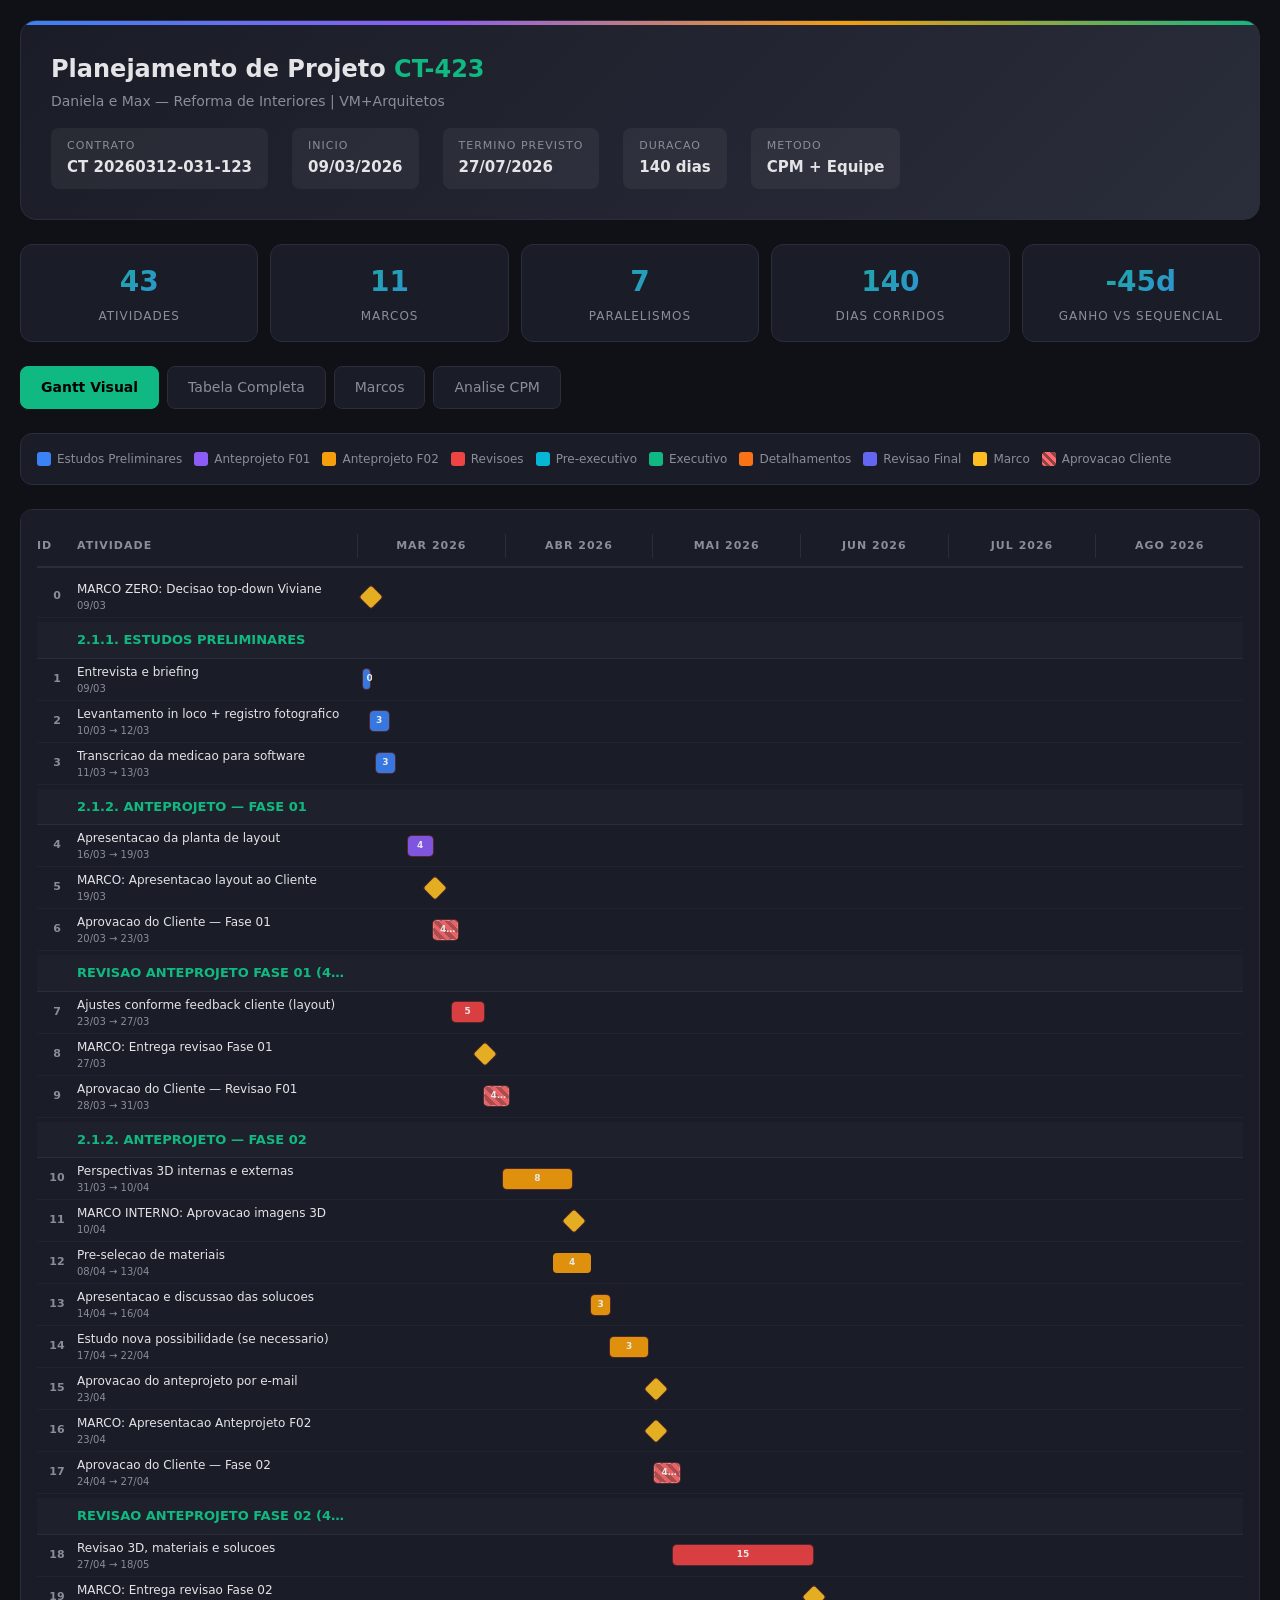
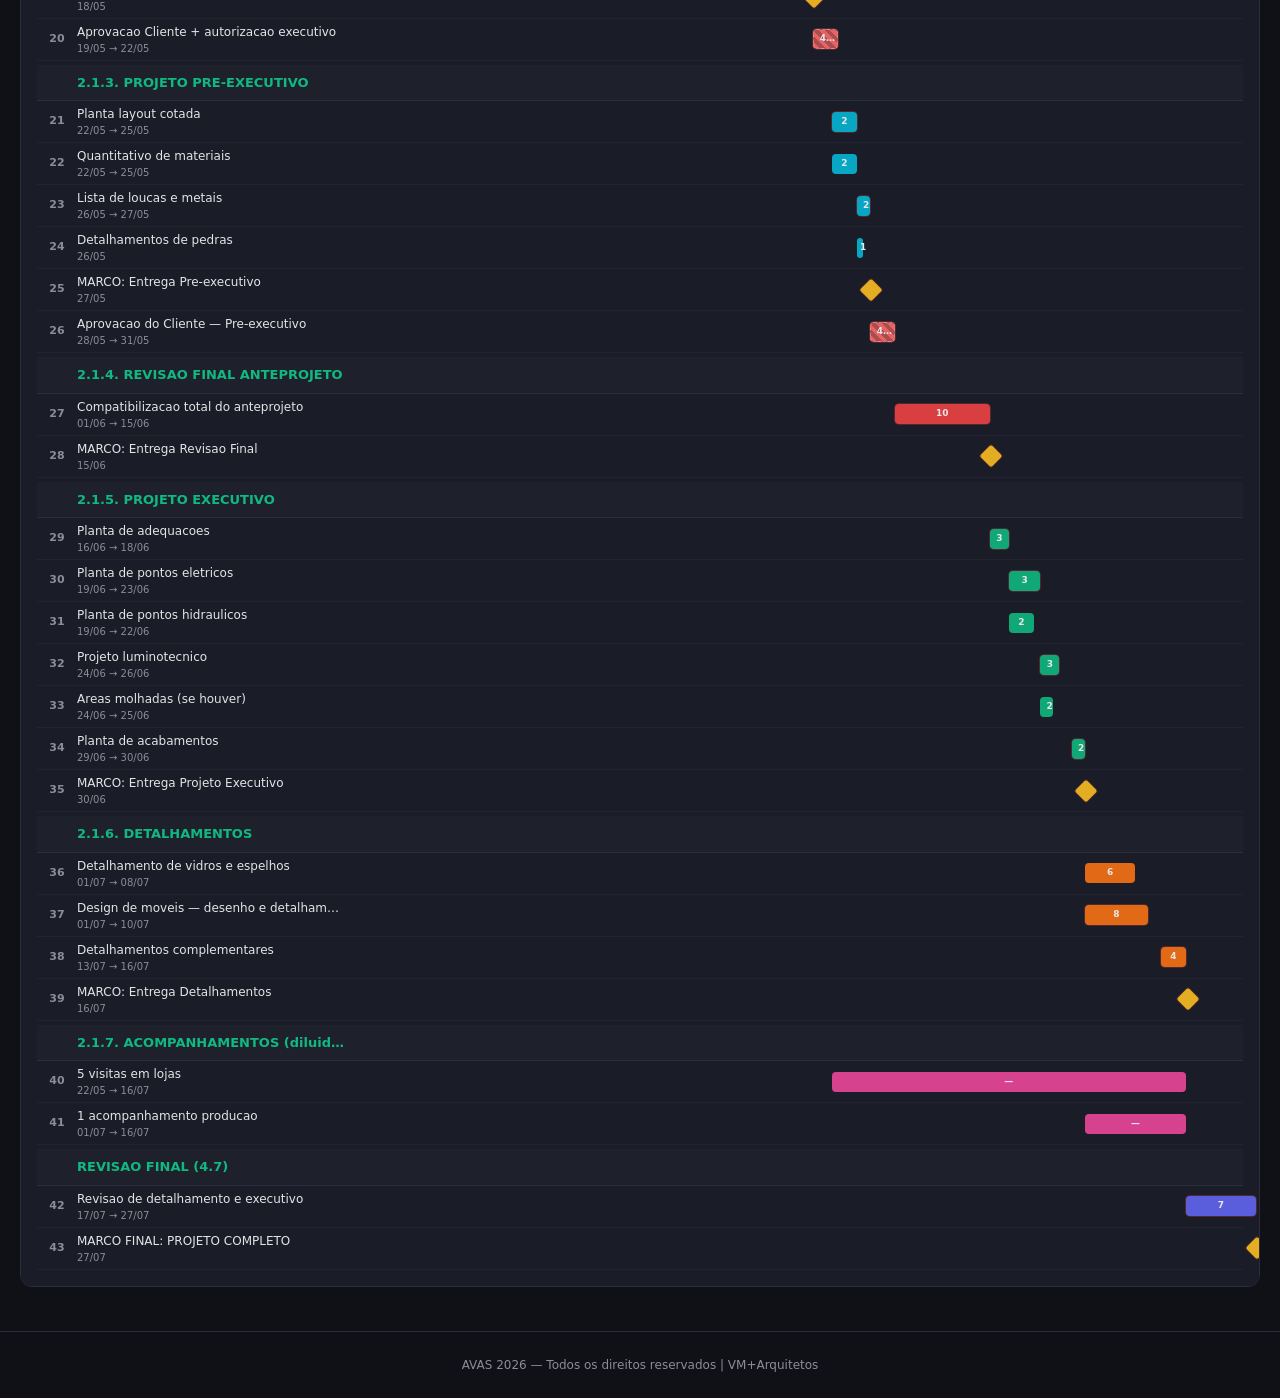
<file: planejamento-423/index.html>
<!DOCTYPE html>
<html lang="pt-BR">
<head>
<meta charset="UTF-8">
<meta name="viewport" content="width=device-width, initial-scale=1.0">
<title>Planejamento CT-423 | Daniela e Max | VM+Arquitetos</title>
<style>
*{margin:0;padding:0;box-sizing:border-box}
:root{
--bg:#0f1117;--card:#1a1d27;--border:#2a2d3a;
--text:#e4e4e7;--muted:#8b8d97;--accent:#10b981;
--phase1:#3b82f6;--phase2:#8b5cf6;--phase3:#f59e0b;
--phase4:#ef4444;--phase5:#06b6d4;--phase6:#ec4899;
--phase7:#10b981;--phase8:#f97316;--phase9:#6366f1;
--milestone:#fbbf24;--client:#ff6b6b;--critical:#ef4444;
}
body{font-family:'Segoe UI',system-ui,-apple-system,sans-serif;background:var(--bg);color:var(--text);line-height:1.5}
.container{max-width:1400px;margin:0 auto;padding:20px}

/* Header */
.header{background:linear-gradient(135deg,#1a1d27 0%,#2a2d3a 100%);border:1px solid var(--border);border-radius:16px;padding:30px;margin-bottom:24px;position:relative;overflow:hidden}
.header::before{content:'';position:absolute;top:0;left:0;right:0;height:4px;background:linear-gradient(90deg,var(--phase1),var(--phase2),var(--phase3),var(--phase7))}
.header h1{font-size:24px;font-weight:700;margin-bottom:4px}
.header h1 span{color:var(--accent)}
.header .subtitle{color:var(--muted);font-size:14px}
.header .contract-info{display:flex;gap:24px;margin-top:16px;flex-wrap:wrap}
.header .info-item{background:rgba(255,255,255,0.05);border-radius:8px;padding:10px 16px}
.header .info-item label{font-size:11px;text-transform:uppercase;letter-spacing:1px;color:var(--muted);display:block}
.header .info-item span{font-size:15px;font-weight:600;color:var(--text)}

/* Tabs */
.tabs{display:flex;gap:8px;margin-bottom:24px;flex-wrap:wrap}
.tab{padding:10px 20px;border-radius:8px;border:1px solid var(--border);background:var(--card);color:var(--muted);cursor:pointer;font-size:14px;font-weight:500;transition:all .2s}
.tab:hover{border-color:var(--accent);color:var(--text)}
.tab.active{background:var(--accent);color:#000;border-color:var(--accent);font-weight:700}
.tab-content{display:none}
.tab-content.active{display:block}

/* Summary Cards */
.summary{display:grid;grid-template-columns:repeat(auto-fit,minmax(200px,1fr));gap:12px;margin-bottom:24px}
.summary-card{background:var(--card);border:1px solid var(--border);border-radius:12px;padding:16px;text-align:center}
.summary-card .number{font-size:28px;font-weight:800;background:linear-gradient(135deg,var(--accent),var(--phase1));-webkit-background-clip:text;-webkit-text-fill-color:transparent}
.summary-card .label{font-size:12px;color:var(--muted);text-transform:uppercase;letter-spacing:1px;margin-top:4px}

/* Gantt */
.gantt-container{overflow-x:auto;background:var(--card);border:1px solid var(--border);border-radius:12px;padding:16px}
.gantt-header{display:grid;grid-template-columns:40px 280px 1fr;align-items:center;padding:8px 0;border-bottom:2px solid var(--border);margin-bottom:8px;font-size:11px;text-transform:uppercase;letter-spacing:1px;color:var(--muted);font-weight:600}
.gantt-months{display:flex;width:100%}
.gantt-month{flex:1;text-align:center;padding:4px;font-size:11px;color:var(--muted);border-left:1px solid var(--border)}

.gantt-row{display:grid;grid-template-columns:40px 280px 1fr;align-items:center;padding:4px 0;border-bottom:1px solid rgba(255,255,255,0.03);min-height:32px;font-size:13px;transition:background .15s}
.gantt-row:hover{background:rgba(255,255,255,0.03)}
.gantt-row.section{background:rgba(255,255,255,0.02);border-bottom:1px solid var(--border);padding:8px 0;margin-top:4px}
.gantt-row.section .gantt-name{font-weight:700;font-size:13px;color:var(--accent)}
.gantt-row .gantt-id{font-size:11px;color:var(--muted);text-align:center;font-weight:600}
.gantt-row .gantt-name{font-size:12px;padding-right:12px;white-space:nowrap;overflow:hidden;text-overflow:ellipsis}
.gantt-row .gantt-name .pred{font-size:10px;color:var(--muted);margin-left:4px}
.gantt-row .gantt-name .dates{font-size:10px;color:var(--muted);display:block}

.gantt-bar-area{position:relative;height:24px;width:100%}
.gantt-bar{position:absolute;height:20px;border-radius:4px;top:2px;display:flex;align-items:center;justify-content:center;font-size:10px;font-weight:600;color:#fff;min-width:4px;transition:all .2s;cursor:default}
.gantt-bar:hover{opacity:0.85;transform:scaleY(1.15)}
.gantt-bar.milestone{width:16px!important;height:16px;transform:rotate(45deg);border-radius:2px;top:4px}
.gantt-bar.milestone:hover{transform:rotate(45deg) scale(1.2)}
.gantt-bar.client{background:repeating-linear-gradient(45deg,var(--client),var(--client) 4px,rgba(255,107,107,0.7) 4px,rgba(255,107,107,0.7) 8px);border:1px dashed rgba(255,255,255,0.3)}
.gantt-bar.critical{box-shadow:0 0 0 1px rgba(239,68,68,0.3)}
.gantt-bar .bar-label{white-space:nowrap;overflow:hidden;text-overflow:ellipsis;padding:0 6px;font-size:9px}

/* Timeline grid */
.timeline-grid{position:absolute;top:0;left:0;right:0;bottom:0;display:flex;pointer-events:none}
.timeline-week{flex:1;border-left:1px solid rgba(255,255,255,0.03)}
.timeline-week.month-start{border-left:1px solid rgba(255,255,255,0.08)}
.today-line{position:absolute;top:0;bottom:0;width:2px;background:var(--accent);z-index:5;opacity:0.6}
.today-line::before{content:'HOJE';position:absolute;top:-18px;left:-14px;font-size:9px;background:var(--accent);color:#000;padding:1px 4px;border-radius:3px;font-weight:700}

/* Table view */
.table-container{overflow-x:auto}
table.planning{width:100%;border-collapse:collapse;font-size:13px;background:var(--card);border-radius:12px;overflow:hidden}
table.planning th{background:rgba(255,255,255,0.05);padding:10px 12px;text-align:left;font-size:11px;text-transform:uppercase;letter-spacing:1px;color:var(--muted);border-bottom:2px solid var(--border);position:sticky;top:0;z-index:2}
table.planning td{padding:8px 12px;border-bottom:1px solid rgba(255,255,255,0.04);vertical-align:middle}
table.planning tr:hover{background:rgba(255,255,255,0.02)}
table.planning tr.section-row{background:rgba(16,185,129,0.08)}
table.planning tr.section-row td{font-weight:700;color:var(--accent);padding:12px;border-bottom:1px solid var(--border)}
table.planning tr.milestone-row td{color:var(--milestone)}
table.planning tr.client-row{background:rgba(255,107,107,0.05)}
table.planning tr.client-row td{color:var(--client)}
.badge{display:inline-block;padding:2px 8px;border-radius:4px;font-size:10px;font-weight:600}
.badge-critical{background:rgba(239,68,68,0.15);color:var(--critical)}
.badge-folga{background:rgba(16,185,129,0.15);color:var(--accent)}
.badge-livre{background:rgba(99,102,241,0.15);color:#818cf8}
.phase-dot{display:inline-block;width:8px;height:8px;border-radius:50%;margin-right:6px}

/* Milestones timeline */
.milestones{display:grid;gap:12px;margin-bottom:24px}
.milestone-card{display:flex;align-items:center;gap:16px;background:var(--card);border:1px solid var(--border);border-radius:12px;padding:16px;transition:all .2s}
.milestone-card:hover{border-color:var(--accent);transform:translateX(4px)}
.milestone-card .m-date{min-width:100px;text-align:center}
.milestone-card .m-date .day{font-size:28px;font-weight:800;line-height:1}
.milestone-card .m-date .month{font-size:12px;color:var(--muted);text-transform:uppercase}
.milestone-card .m-date .dow{font-size:11px;color:var(--muted)}
.milestone-card .m-line{width:3px;height:40px;border-radius:2px}
.milestone-card .m-info h3{font-size:14px;font-weight:600}
.milestone-card .m-info p{font-size:12px;color:var(--muted)}
.milestone-card.past{opacity:0.5}
.milestone-card.current{border-color:var(--accent);box-shadow:0 0 20px rgba(16,185,129,0.1)}
.milestone-card.current .m-date .day{color:var(--accent)}

/* Legend */
.legend{display:flex;flex-wrap:wrap;gap:12px;padding:16px;background:var(--card);border:1px solid var(--border);border-radius:12px;margin-bottom:24px}
.legend-item{display:flex;align-items:center;gap:6px;font-size:12px;color:var(--muted)}
.legend-color{width:14px;height:14px;border-radius:3px}

/* Critical path */
.critical-path{background:var(--card);border:1px solid var(--border);border-radius:12px;padding:16px;margin-bottom:24px}
.critical-path h3{font-size:14px;margin-bottom:12px;color:var(--critical)}
.path-flow{display:flex;flex-wrap:wrap;align-items:center;gap:4px}
.path-node{background:rgba(239,68,68,0.1);border:1px solid rgba(239,68,68,0.3);border-radius:4px;padding:2px 8px;font-size:11px;font-weight:600;color:var(--critical)}
.path-arrow{color:var(--muted);font-size:10px}

/* Parallels */
.parallels{display:grid;grid-template-columns:repeat(auto-fit,minmax(300px,1fr));gap:12px;margin-bottom:24px}
.parallel-card{background:var(--card);border:1px solid var(--border);border-radius:12px;padding:16px}
.parallel-card h4{font-size:13px;margin-bottom:8px}
.parallel-card .pair{display:flex;gap:8px;align-items:center}
.parallel-card .pair span{background:rgba(139,92,246,0.1);border:1px solid rgba(139,92,246,0.3);border-radius:4px;padding:2px 8px;font-size:11px;color:#a78bfa}
.parallel-card .pair .link{color:var(--accent);font-size:10px;font-weight:700}
.parallel-card p{font-size:11px;color:var(--muted);margin-top:6px}

/* Risks */
.risks{background:var(--card);border:1px solid var(--border);border-radius:12px;padding:16px;margin-bottom:24px}
.risk-item{display:flex;gap:12px;padding:10px 0;border-bottom:1px solid rgba(255,255,255,0.04)}
.risk-item:last-child{border:none}
.risk-icon{font-size:18px}
.risk-text{font-size:13px}
.risk-text strong{color:var(--client)}

/* Footer */
.footer{text-align:center;padding:24px;color:var(--muted);font-size:12px;border-top:1px solid var(--border);margin-top:24px}

/* Responsive */
@media(max-width:768px){
.container{padding:12px}
.header h1{font-size:18px}
.header .contract-info{gap:8px}
.summary{grid-template-columns:repeat(2,1fr)}
.gantt-row{grid-template-columns:30px 200px 1fr}
}

/* Print */
@media print{
body{background:#fff;color:#000}
.tabs,.tab{display:none!important}
.tab-content{display:block!important}
.header{background:#f5f5f5;border:1px solid #ddd}
.gantt-bar{print-color-adjust:exact;-webkit-print-color-adjust:exact}
}
</style>
</head>
<body>

<div class="container">

<!-- HEADER -->
<div class="header">
<h1>Planejamento de Projeto <span>CT-423</span></h1>
<div class="subtitle">Daniela e Max — Reforma de Interiores | VM+Arquitetos</div>
<div class="contract-info">
<div class="info-item"><label>Contrato</label><span>CT 20260312-031-123</span></div>
<div class="info-item"><label>Inicio</label><span>09/03/2026</span></div>
<div class="info-item"><label>Termino Previsto</label><span>27/07/2026</span></div>
<div class="info-item"><label>Duracao</label><span>140 dias</span></div>
<div class="info-item"><label>Metodo</label><span>CPM + Equipe</span></div>
</div>
</div>

<!-- SUMMARY -->
<div class="summary">
<div class="summary-card"><div class="number">43</div><div class="label">Atividades</div></div>
<div class="summary-card"><div class="number">11</div><div class="label">Marcos</div></div>
<div class="summary-card"><div class="number">7</div><div class="label">Paralelismos</div></div>
<div class="summary-card"><div class="number">140</div><div class="label">Dias corridos</div></div>
<div class="summary-card"><div class="number">-45d</div><div class="label">Ganho vs sequencial</div></div>
</div>

<!-- TABS -->
<div class="tabs">
<div class="tab active" onclick="switchTab('gantt')">Gantt Visual</div>
<div class="tab" onclick="switchTab('table')">Tabela Completa</div>
<div class="tab" onclick="switchTab('milestones')">Marcos</div>
<div class="tab" onclick="switchTab('analysis')">Analise CPM</div>
</div>

<!-- TAB: GANTT -->
<div id="gantt" class="tab-content active">
<div class="legend">
<div class="legend-item"><div class="legend-color" style="background:var(--phase1)"></div>Estudos Preliminares</div>
<div class="legend-item"><div class="legend-color" style="background:var(--phase2)"></div>Anteprojeto F01</div>
<div class="legend-item"><div class="legend-color" style="background:var(--phase3)"></div>Anteprojeto F02</div>
<div class="legend-item"><div class="legend-color" style="background:var(--phase4)"></div>Revisoes</div>
<div class="legend-item"><div class="legend-color" style="background:var(--phase5)"></div>Pre-executivo</div>
<div class="legend-item"><div class="legend-color" style="background:var(--phase7)"></div>Executivo</div>
<div class="legend-item"><div class="legend-color" style="background:var(--phase8)"></div>Detalhamentos</div>
<div class="legend-item"><div class="legend-color" style="background:var(--phase9)"></div>Revisao Final</div>
<div class="legend-item"><div class="legend-color" style="background:var(--milestone)"></div>Marco</div>
<div class="legend-item"><div class="legend-color" style="background:var(--client);background:repeating-linear-gradient(45deg,var(--client),var(--client) 3px,rgba(255,107,107,0.5) 3px,rgba(255,107,107,0.5) 6px)"></div>Aprovacao Cliente</div>
</div>
<div class="gantt-container" id="ganttChart"></div>
</div>

<!-- TAB: TABLE -->
<div id="table" class="tab-content">
<div class="table-container" id="planningTable"></div>
</div>

<!-- TAB: MILESTONES -->
<div id="milestones" class="tab-content">
<div class="milestones" id="milestonesView"></div>
</div>

<!-- TAB: ANALYSIS -->
<div id="analysis" class="tab-content">
<div class="critical-path">
<h3>Caminho Critico (Folga Zero)</h3>
<p style="font-size:12px;color:var(--muted);margin-bottom:12px">Qualquer atraso nestas atividades atrasa o projeto inteiro.</p>
<div class="path-flow" id="criticalPathFlow"></div>
</div>

<h3 style="font-size:16px;margin-bottom:12px">Paralelismos Aplicados (7)</h3>
<div class="parallels" id="parallelsView"></div>

<div class="risks">
<h3 style="font-size:16px;margin-bottom:12px">Riscos Identificados</h3>
<div class="risk-item"><div class="risk-icon">&#9888;</div><div class="risk-text"><strong>Aprovacao do cliente sem prazo contratual</strong> — Os 4 dias corridos sao premissa interna. Se ultrapassar, impacta direto no termino.</div></div>
<div class="risk-item"><div class="risk-icon">&#9888;</div><div class="risk-text"><strong>Item 2.1.2.5 (estudo nova possibilidade)</strong> — Pode gerar retrabalho se o cliente pedir mudancas significativas na Fase 02.</div></div>
<div class="risk-item"><div class="risk-icon">&#9888;</div><div class="risk-text"><strong>Paralelismos dependem da equipe</strong> — Se alguem estiver alocado em outro projeto, o ganho de 45 dias diminui.</div></div>
</div>

<div style="background:var(--card);border:1px solid var(--border);border-radius:12px;padding:16px">
<h3 style="font-size:16px;margin-bottom:12px">Premissas do Planejamento</h3>
<ul style="font-size:13px;color:var(--muted);list-style:none;display:grid;gap:6px">
<li>&#8226; Inicio em 09/03/2026 por decisao top-down da Viviane Mazoni, independente do boleto</li>
<li>&#8226; Dias uteis excluem sabados, domingos e feriados nacionais</li>
<li>&#8226; Feriados: 03/04 (Sexta Santa), 21/04 (Tiradentes), 01/05 (Trabalho), 04/06 (Corpus Christi)</li>
<li>&#8226; Aprovacao do cliente: 4 dias corridos (premissa interna)</li>
<li>&#8226; Contrato NAO define prazo de aprovacao do cliente</li>
<li>&#8226; Acompanhamentos (2.1.7) diluidos ao longo do projeto</li>
<li>&#8226; Metodo CPM com 7 paralelismos (equipe colaborativa)</li>
</ul>
</div>
</div>

</div>

<div class="footer">
AVAS 2026 — Todos os direitos reservados | VM+Arquitetos
</div>

<script>
const TASKS=[
{id:0,wbs:"—",name:"MARCO ZERO: Decisao top-down Viviane",pred:"—",dep:"—",start:"2026-03-09",end:"2026-03-09",du:0,folga:0,type:"milestone",phase:"milestone",critical:true},
{id:"",wbs:"",name:"2.1.1. ESTUDOS PRELIMINARES",type:"section",phase:"phase1"},
{id:1,wbs:"2.1.1.1",name:"Entrevista e briefing",pred:"0",dep:"TI",start:"2026-03-09",end:"2026-03-09",du:0,folga:0,type:"task",phase:"phase1",critical:true},
{id:2,wbs:"2.1.1.2",name:"Levantamento in loco + registro fotografico",pred:"1",dep:"TI",start:"2026-03-10",end:"2026-03-12",du:3,folga:0,type:"task",phase:"phase1",critical:true},
{id:3,wbs:"2.1.1.3",name:"Transcricao da medicao para software",pred:"2",dep:"II+1du",start:"2026-03-11",end:"2026-03-13",du:3,folga:0,type:"task",phase:"phase1",critical:true},
{id:"",wbs:"",name:"2.1.2. ANTEPROJETO — FASE 01",type:"section",phase:"phase2"},
{id:4,wbs:"2.1.2.1",name:"Apresentacao da planta de layout",pred:"2;3",dep:"TI (ambas)",start:"2026-03-16",end:"2026-03-19",du:4,folga:0,type:"task",phase:"phase2",critical:true},
{id:5,wbs:"—",name:"MARCO: Apresentacao layout ao Cliente",pred:"4",dep:"TI",start:"2026-03-19",end:"2026-03-19",du:0,folga:0,type:"milestone",phase:"milestone",critical:true},
{id:6,wbs:"—",name:"Aprovacao do Cliente — Fase 01",pred:"5",dep:"TI+4dc",start:"2026-03-20",end:"2026-03-23",du:"4dc",folga:0,type:"client",phase:"client",critical:true},
{id:"",wbs:"",name:"REVISAO ANTEPROJETO FASE 01 (4.2 F-I)",type:"section",phase:"phase4"},
{id:7,wbs:"—",name:"Ajustes conforme feedback cliente (layout)",pred:"6",dep:"TI",start:"2026-03-23",end:"2026-03-27",du:5,folga:0,type:"task",phase:"phase4",critical:true},
{id:8,wbs:"—",name:"MARCO: Entrega revisao Fase 01",pred:"7",dep:"TI",start:"2026-03-27",end:"2026-03-27",du:0,folga:0,type:"milestone",phase:"milestone",critical:true},
{id:9,wbs:"—",name:"Aprovacao do Cliente — Revisao F01",pred:"8",dep:"TI+4dc",start:"2026-03-28",end:"2026-03-31",du:"4dc",folga:0,type:"client",phase:"client",critical:true},
{id:"",wbs:"",name:"2.1.2. ANTEPROJETO — FASE 02",type:"section",phase:"phase3"},
{id:10,wbs:"2.1.2.2",name:"Perspectivas 3D internas e externas",pred:"9",dep:"TI",start:"2026-03-31",end:"2026-04-10",du:8,folga:0,type:"task",phase:"phase3",critical:true},
{id:11,wbs:"—",name:"MARCO INTERNO: Aprovacao imagens 3D",pred:"10",dep:"TI",start:"2026-04-10",end:"2026-04-10",du:0,folga:0,type:"milestone",phase:"milestone",critical:true},
{id:12,wbs:"2.1.2.3",name:"Pre-selecao de materiais",pred:"10",dep:"II+5du",start:"2026-04-08",end:"2026-04-13",du:4,folga:0,type:"task",phase:"phase3",critical:false},
{id:13,wbs:"2.1.2.4",name:"Apresentacao e discussao das solucoes",pred:"10;12",dep:"TI (ambas)",start:"2026-04-14",end:"2026-04-16",du:3,folga:0,type:"task",phase:"phase3",critical:true},
{id:14,wbs:"2.1.2.5",name:"Estudo nova possibilidade (se necessario)",pred:"13",dep:"TI",start:"2026-04-17",end:"2026-04-22",du:3,folga:0,type:"task",phase:"phase3",critical:true},
{id:15,wbs:"2.1.2.6",name:"Aprovacao do anteprojeto por e-mail",pred:"14",dep:"TI",start:"2026-04-23",end:"2026-04-23",du:0,folga:0,type:"milestone",phase:"milestone",critical:true},
{id:16,wbs:"—",name:"MARCO: Apresentacao Anteprojeto F02",pred:"15",dep:"TI",start:"2026-04-23",end:"2026-04-23",du:0,folga:0,type:"milestone",phase:"milestone",critical:true},
{id:17,wbs:"—",name:"Aprovacao do Cliente — Fase 02",pred:"16",dep:"TI+4dc",start:"2026-04-24",end:"2026-04-27",du:"4dc",folga:0,type:"client",phase:"client",critical:true},
{id:"",wbs:"",name:"REVISAO ANTEPROJETO FASE 02 (4.2 F-II)",type:"section",phase:"phase4"},
{id:18,wbs:"—",name:"Revisao 3D, materiais e solucoes",pred:"17",dep:"TI",start:"2026-04-27",end:"2026-05-18",du:15,folga:0,type:"task",phase:"phase4",critical:true},
{id:19,wbs:"—",name:"MARCO: Entrega revisao Fase 02",pred:"18",dep:"TI",start:"2026-05-18",end:"2026-05-18",du:0,folga:0,type:"milestone",phase:"milestone",critical:true},
{id:20,wbs:"—",name:"Aprovacao Cliente + autorizacao executivo",pred:"19",dep:"TI+4dc",start:"2026-05-19",end:"2026-05-22",du:"4dc",folga:0,type:"client",phase:"client",critical:true},
{id:"",wbs:"",name:"2.1.3. PROJETO PRE-EXECUTIVO",type:"section",phase:"phase5"},
{id:21,wbs:"2.1.3.1",name:"Planta layout cotada",pred:"20",dep:"TI",start:"2026-05-22",end:"2026-05-25",du:2,folga:0,type:"task",phase:"phase5",critical:true},
{id:22,wbs:"2.1.3.2",name:"Quantitativo de materiais",pred:"20",dep:"II c/ 21",start:"2026-05-22",end:"2026-05-25",du:2,folga:0,type:"task",phase:"phase5",critical:false},
{id:23,wbs:"2.1.3.3",name:"Lista de loucas e metais",pred:"21;22",dep:"TI (ambas)",start:"2026-05-26",end:"2026-05-27",du:2,folga:0,type:"task",phase:"phase5",critical:true},
{id:24,wbs:"2.1.3.4",name:"Detalhamentos de pedras",pred:"23",dep:"II c/ 23",start:"2026-05-26",end:"2026-05-26",du:1,folga:1,type:"task",phase:"phase5",critical:false},
{id:25,wbs:"—",name:"MARCO: Entrega Pre-executivo",pred:"23;24",dep:"TI (ambas)",start:"2026-05-27",end:"2026-05-27",du:0,folga:0,type:"milestone",phase:"milestone",critical:true},
{id:26,wbs:"—",name:"Aprovacao do Cliente — Pre-executivo",pred:"25",dep:"TI+4dc",start:"2026-05-28",end:"2026-05-31",du:"4dc",folga:0,type:"client",phase:"client",critical:true},
{id:"",wbs:"",name:"2.1.4. REVISAO FINAL ANTEPROJETO",type:"section",phase:"phase4"},
{id:27,wbs:"2.1.4",name:"Compatibilizacao total do anteprojeto",pred:"26",dep:"TI",start:"2026-06-01",end:"2026-06-15",du:10,folga:0,type:"task",phase:"phase4",critical:true},
{id:28,wbs:"—",name:"MARCO: Entrega Revisao Final",pred:"27",dep:"TI",start:"2026-06-15",end:"2026-06-15",du:0,folga:0,type:"milestone",phase:"milestone",critical:true},
{id:"",wbs:"",name:"2.1.5. PROJETO EXECUTIVO",type:"section",phase:"phase7"},
{id:29,wbs:"2.1.5.1",name:"Planta de adequacoes",pred:"28",dep:"TI",start:"2026-06-16",end:"2026-06-18",du:3,folga:0,type:"task",phase:"phase7",critical:true},
{id:30,wbs:"2.1.5.2",name:"Planta de pontos eletricos",pred:"29",dep:"TI",start:"2026-06-19",end:"2026-06-23",du:3,folga:0,type:"task",phase:"phase7",critical:true},
{id:31,wbs:"2.1.5.3",name:"Planta de pontos hidraulicos",pred:"29",dep:"II c/ 30",start:"2026-06-19",end:"2026-06-22",du:2,folga:1,type:"task",phase:"phase7",critical:false},
{id:32,wbs:"2.1.5.4",name:"Projeto luminotecnico",pred:"30;31",dep:"TI (ambas)",start:"2026-06-24",end:"2026-06-26",du:3,folga:0,type:"task",phase:"phase7",critical:true},
{id:33,wbs:"2.1.5.5",name:"Areas molhadas (se houver)",pred:"32",dep:"II c/ 32",start:"2026-06-24",end:"2026-06-25",du:2,folga:1,type:"task",phase:"phase7",critical:false},
{id:34,wbs:"2.1.5.6",name:"Planta de acabamentos",pred:"32;33",dep:"TI (ambas)",start:"2026-06-29",end:"2026-06-30",du:2,folga:0,type:"task",phase:"phase7",critical:true},
{id:35,wbs:"—",name:"MARCO: Entrega Projeto Executivo",pred:"34",dep:"TI",start:"2026-06-30",end:"2026-06-30",du:0,folga:0,type:"milestone",phase:"milestone",critical:true},
{id:"",wbs:"",name:"2.1.6. DETALHAMENTOS",type:"section",phase:"phase8"},
{id:36,wbs:"2.1.6.1",name:"Detalhamento de vidros e espelhos",pred:"35",dep:"TI",start:"2026-07-01",end:"2026-07-08",du:6,folga:2,type:"task",phase:"phase8",critical:false},
{id:37,wbs:"2.1.6.2",name:"Design de moveis — desenho e detalhamento",pred:"35",dep:"II c/ 36",start:"2026-07-01",end:"2026-07-10",du:8,folga:0,type:"task",phase:"phase8",critical:true},
{id:38,wbs:"2.1.6.3",name:"Detalhamentos complementares",pred:"36;37",dep:"TI (ambas)",start:"2026-07-13",end:"2026-07-16",du:4,folga:0,type:"task",phase:"phase8",critical:true},
{id:39,wbs:"—",name:"MARCO: Entrega Detalhamentos",pred:"38",dep:"TI",start:"2026-07-16",end:"2026-07-16",du:0,folga:0,type:"milestone",phase:"milestone",critical:true},
{id:"",wbs:"",name:"2.1.7. ACOMPANHAMENTOS (diluidos)",type:"section",phase:"phase6"},
{id:40,wbs:"2.1.7.1",name:"5 visitas em lojas",pred:"21",dep:"II",start:"2026-05-22",end:"2026-07-16",du:"—",folga:"Livre",type:"task",phase:"phase6",critical:false},
{id:41,wbs:"2.1.7.2",name:"1 acompanhamento producao",pred:"36",dep:"II",start:"2026-07-01",end:"2026-07-16",du:"—",folga:"Livre",type:"task",phase:"phase6",critical:false},
{id:"",wbs:"",name:"REVISAO FINAL (4.7)",type:"section",phase:"phase9"},
{id:42,wbs:"—",name:"Revisao de detalhamento e executivo",pred:"39",dep:"TI",start:"2026-07-17",end:"2026-07-27",du:7,folga:0,type:"task",phase:"phase9",critical:true},
{id:43,wbs:"—",name:"MARCO FINAL: PROJETO COMPLETO",pred:"42",dep:"TI",start:"2026-07-27",end:"2026-07-27",du:0,folga:0,type:"milestone",phase:"milestone",critical:true}
];

const PROJECT_START=new Date(2026,2,9);
const PROJECT_END=new Date(2026,6,27);
const TODAY=new Date();
const TOTAL_DAYS=Math.ceil((PROJECT_END-PROJECT_START)/(1000*60*60*24));
const MONTHS=["Mar","Abr","Mai","Jun","Jul","Ago"];

function switchTab(id){
document.querySelectorAll('.tab-content').forEach(t=>t.classList.remove('active'));
document.querySelectorAll('.tab').forEach(t=>t.classList.remove('active'));
document.getElementById(id).classList.add('active');
event.target.classList.add('active');
}

function dayOffset(dateStr){
const d=new Date(dateStr+"T12:00:00");
return Math.max(0,Math.ceil((d-PROJECT_START)/(1000*60*60*24)));
}
function barLeft(dateStr){return(dayOffset(dateStr)/TOTAL_DAYS*100).toFixed(2)}
function barWidth(s,e){
const ds=dayOffset(s),de=dayOffset(e);
return(Math.max(1,de-ds+1)/TOTAL_DAYS*100).toFixed(2);
}

function phaseColor(phase){
const map={phase1:'var(--phase1)',phase2:'var(--phase2)',phase3:'var(--phase3)',phase4:'var(--phase4)',phase5:'var(--phase5)',phase6:'var(--phase6)',phase7:'var(--phase7)',phase8:'var(--phase8)',phase9:'var(--phase9)',milestone:'var(--milestone)',client:'var(--client)'};
return map[phase]||'#666';
}

function fmtDate(s){
const d=new Date(s+"T12:00:00");
const dd=String(d.getDate()).padStart(2,'0');
const mm=String(d.getMonth()+1).padStart(2,'0');
return dd+'/'+mm;
}

// GANTT
function renderGantt(){
const ct=document.getElementById('ganttChart');
let h='<div class="gantt-header"><div>ID</div><div>Atividade</div><div><div class="gantt-months">';
const startMonth=2,endMonth=7;
for(let m=startMonth;m<=endMonth;m++){
h+=`<div class="gantt-month">${MONTHS[m-2]||''} 2026</div>`;
}
h+='</div></div></div>';

TASKS.forEach(t=>{
if(t.type==='section'){
h+=`<div class="gantt-row section"><div class="gantt-id"></div><div class="gantt-name">${t.name}</div><div></div></div>`;
return;
}
const color=phaseColor(t.phase);
const isMilestone=t.type==='milestone';
const isClient=t.type==='client';
let barClass=isMilestone?'gantt-bar milestone':isClient?'gantt-bar client':'gantt-bar';
if(t.critical)barClass+=' critical';
const left=barLeft(t.start);
const width=isMilestone?'12px':barWidth(t.start,t.end)+'%';
const label=isMilestone?'':t.du;

h+=`<div class="gantt-row">
<div class="gantt-id">${t.id}</div>
<div class="gantt-name" title="${t.name}">${t.name}<span class="dates">${fmtDate(t.start)}${t.start!==t.end?' → '+fmtDate(t.end):''}</span></div>
<div class="gantt-bar-area">
<div class="${barClass}" style="left:${left}%;${isMilestone?'':'width:'+width+';'}background:${isClient?'':isMilestone?color:color};opacity:0.9" title="${t.name}\n${fmtDate(t.start)} → ${fmtDate(t.end)}\nPred: ${t.pred} (${t.dep})">
${!isMilestone?'<span class="bar-label">'+label+'</span>':''}
</div>
</div></div>`;
});

ct.innerHTML=h;
}

// TABLE
function renderTable(){
const ct=document.getElementById('planningTable');
let h=`<table class="planning">
<thead><tr><th>ID</th><th>WBS</th><th>Atividade</th><th>Pred.</th><th>Dep.</th><th>Inicio</th><th>Fim</th><th>DU</th><th>Folga</th></tr></thead><tbody>`;

TASKS.forEach(t=>{
if(t.type==='section'){
h+=`<tr class="section-row"><td colspan="9">${t.name}</td></tr>`;
return;
}
const cls=t.type==='milestone'?'milestone-row':t.type==='client'?'client-row':'';
const folgaBadge=t.folga===0?'<span class="badge badge-critical">0 (CC)</span>':
t.folga==='Livre'?'<span class="badge badge-livre">Livre</span>':
'<span class="badge badge-folga">'+t.folga+'dc</span>';

h+=`<tr class="${cls}">
<td>${t.id}</td>
<td>${t.wbs}</td>
<td><span class="phase-dot" style="background:${phaseColor(t.phase)}"></span>${t.name}</td>
<td>${t.pred}</td>
<td><strong>${t.dep}</strong></td>
<td>${fmtDate(t.start)}</td>
<td>${fmtDate(t.end)}</td>
<td>${t.du}</td>
<td>${folgaBadge}</td>
</tr>`;
});
h+='</tbody></table>';
ct.innerHTML=h;
}

// MILESTONES
function renderMilestones(){
const ct=document.getElementById('milestonesView');
const ms=TASKS.filter(t=>t.type==='milestone');
const colors=['var(--phase1)','var(--phase2)','var(--phase3)','var(--phase3)','var(--phase4)','var(--phase3)','var(--phase5)','var(--phase4)','var(--phase7)','var(--phase8)','var(--accent)'];
let h='';
ms.forEach((m,i)=>{
const d=new Date(m.start+"T12:00:00");
const dow=['Dom','Seg','Ter','Qua','Qui','Sex','Sab'][d.getDay()];
const months=['Jan','Fev','Mar','Abr','Mai','Jun','Jul','Ago','Set'][d.getMonth()];
const isPast=d<TODAY;
const isCurrent=Math.abs(d-TODAY)<7*24*60*60*1000;
const cls=isCurrent?'milestone-card current':isPast?'milestone-card past':'milestone-card';

h+=`<div class="${cls}">
<div class="m-date"><div class="day">${String(d.getDate()).padStart(2,'0')}</div><div class="month">${months}</div><div class="dow">${dow}</div></div>
<div class="m-line" style="background:${colors[i]||'var(--accent)'}"></div>
<div class="m-info"><h3>${m.name}</h3><p>ID ${m.id} | Pred: ${m.pred} (${m.dep})</p></div>
</div>`;
});
ct.innerHTML=h;
}

// CRITICAL PATH
function renderAnalysis(){
const cp=[0,1,2,3,4,5,6,7,8,9,10,13,14,15,16,17,18,19,20,21,23,25,26,27,28,29,30,32,34,35,37,38,39,42,43];
const flow=document.getElementById('criticalPathFlow');
let h='';
cp.forEach((id,i)=>{
h+=`<span class="path-node">${id}</span>`;
if(i<cp.length-1)h+=`<span class="path-arrow">&#9654;</span>`;
});
flow.innerHTML=h;

const parallels=[
{a:"ID 3",b:"ID 2",type:"II+1du",desc:"Equipe comeca transcricao enquanto outra pessoa ainda mede"},
{a:"ID 12",b:"ID 10",type:"II+5du",desc:"Materiais comecam quando 3D esta 60% pronto"},
{a:"ID 22",b:"ID 21",type:"II",desc:"Uma pessoa faz planta cotada, outra levanta quantitativos"},
{a:"ID 24",b:"ID 23",type:"II",desc:"Pedras pesquisadas em paralelo com loucas/metais"},
{a:"ID 31",b:"ID 30",type:"II",desc:"Hidraulico e eletrico rodam juntos (pessoas diferentes)"},
{a:"ID 33",b:"ID 32",type:"II",desc:"Areas molhadas em paralelo com luminotecnico"},
{a:"ID 37",b:"ID 36",type:"II",desc:"Vidros/espelhos e moveis detalhados ao mesmo tempo"}
];
const pv=document.getElementById('parallelsView');
let ph='';
parallels.forEach(p=>{
ph+=`<div class="parallel-card"><h4>${p.type}</h4><div class="pair"><span>${p.a}</span><span class="link">&#8596;</span><span>${p.b}</span></div><p>${p.desc}</p></div>`;
});
pv.innerHTML=ph;
}

// INIT
renderGantt();
renderTable();
renderMilestones();
renderAnalysis();
</script>

</body>
</html>
</file>
<file: styles.css>
@import url("https://fonts.googleapis.com/css2?family=Inter:wght@300;400;500;600;700;800&family=DM+Serif+Display&display=swap");

:root {
  --navy: #0f2b46;
  --navy-90: #1a3d5c;
  --accent: #2e86ab;
  --accent-10: #e8f4f8;
  --gold: #c8a951;
  --charcoal: #2d2d2d;
  --slate: #5a5a5a;
  --cloud: #e0e0e0;
  --snow: #f8f9fa;
  --white: #ffffff;

  --ok: #1b7a4a;
  --ok-bg: #e8f8f0;
  --warn: #8a6a1b;
  --warn-bg: #fff9e6;
  --error: #c0392b;
  --error-bg: #fde8e8;
}

* {
  box-sizing: border-box;
}

body {
  margin: 0;
  min-height: 100vh;
  font-family: "Inter", "Segoe UI", Tahoma, Arial, sans-serif;
  color: var(--charcoal);
  background:
    radial-gradient(circle at 5% 0%, rgba(46, 134, 171, 0.09) 0, transparent 28%),
    radial-gradient(circle at 90% 0%, rgba(200, 169, 81, 0.12) 0, transparent 24%),
    linear-gradient(180deg, #f4f7f9 0%, #eef2f5 100%);
}

.container {
  max-width: 960px;
  margin: 0 auto;
  padding: 28px 16px 52px;
}

.page-header {
  margin-bottom: 18px;
  padding: 4px 0 14px;
  border-bottom: 1px solid var(--cloud);
}

.brand {
  margin: 0;
  font-size: 10px;
  letter-spacing: 0.28em;
  text-transform: uppercase;
  color: var(--accent);
  font-weight: 600;
}

.title-rule {
  width: 58px;
  height: 2px;
  background: var(--gold);
  margin: 14px 0 14px;
}

h1 {
  margin: 0;
  font-family: "DM Serif Display", Georgia, serif;
  font-size: 42px;
  line-height: 1.02;
  color: var(--navy);
}

.subtitle {
  margin: 12px 0 0;
  color: var(--slate);
  font-size: 16px;
  line-height: 1.55;
  max-width: 700px;
}

.card {
  background: var(--white);
  border: 1px solid var(--cloud);
  border-radius: 14px;
  padding: 22px;
  box-shadow: 0 12px 24px rgba(15, 43, 70, 0.06);
  position: relative;
  overflow: hidden;
}

.card::before {
  content: "";
  display: block;
  position: absolute;
  top: 0;
  left: 0;
  width: 100%;
  height: 4px;
  background: linear-gradient(90deg, var(--navy) 0%, var(--accent) 70%, var(--gold) 100%);
}

.guide {
  margin-bottom: 14px;
  background:
    linear-gradient(180deg, rgba(46, 134, 171, 0.04) 0%, rgba(255, 255, 255, 0.94) 65%),
    var(--white);
}

.guide-head {
  display: flex;
  gap: 14px;
  justify-content: space-between;
  align-items: flex-start;
  margin-bottom: 14px;
}

.guide-kicker {
  margin: 0 0 8px;
  font-size: 11px;
  letter-spacing: 0.2em;
  text-transform: uppercase;
  color: var(--accent);
  font-weight: 600;
}

.guide-intro {
  margin: 0;
  max-width: 700px;
  font-size: 14px;
  line-height: 1.55;
  color: var(--slate);
  font-weight: 400;
}

.guide-toggle {
  width: auto;
  min-width: 170px;
  padding: 10px 14px;
  border: 1px solid #c6d3db;
  background: var(--white);
  color: var(--navy);
  font-size: 12px;
  font-weight: 600;
  letter-spacing: 0.04em;
  text-transform: uppercase;
}

.guide-toggle:hover {
  border-color: #8fb0c1;
  background: #f4f8fb;
}

.guide-steps {
  display: grid;
  gap: 18px;
}

.guide-step {
  position: relative;
  background: var(--white);
  border: 1px solid #d8e0e6;
  border-radius: 12px;
  padding: 14px 14px 12px;
  box-shadow: 0 8px 16px rgba(15, 43, 70, 0.03);
}

.guide-step:not(:last-child)::after {
  content: "";
  position: absolute;
  left: calc(50% - 0.5px);
  bottom: -15px;
  width: 1px;
  height: 11px;
  background: #b3c2cc;
}

.guide-step:not(:last-child)::before {
  content: "";
  position: absolute;
  left: calc(50% - 4px);
  bottom: -21px;
  width: 0;
  height: 0;
  border-left: 4px solid transparent;
  border-right: 4px solid transparent;
  border-top: 6px solid #b3c2cc;
}

.guide-step h3 {
  margin: 0 0 8px;
  font-family: "DM Serif Display", Georgia, serif;
  font-size: 24px;
  line-height: 1.05;
  color: var(--navy);
  letter-spacing: 0.01em;
}

.guide-step ul {
  margin: 0;
  padding-left: 18px;
}

.guide-step li {
  margin: 0 0 4px;
  font-family: "Inter", "Segoe UI", Tahoma, Arial, sans-serif;
  font-size: 12px;
  line-height: 1.45;
  color: #5f6c75;
  font-weight: 300;
}

.portfolio-panel {
  margin-bottom: 14px;
}

.portfolio-head {
  display: flex;
  gap: 16px;
  align-items: flex-start;
  justify-content: space-between;
  margin-bottom: 12px;
}

.portfolio-toggle {
  width: auto;
  min-width: 190px;
  padding: 10px 14px;
  border: 1px solid #c6d3db;
  background: var(--white);
  color: var(--navy);
  font-size: 12px;
  font-weight: 600;
  letter-spacing: 0.04em;
  text-transform: uppercase;
}

.portfolio-toggle:hover {
  border-color: #8fb0c1;
  background: #f4f8fb;
}

.portfolio-content {
  display: block;
}

.portfolio-kicker {
  margin: 0 0 8px;
  font-size: 11px;
  letter-spacing: 0.18em;
  text-transform: uppercase;
  color: var(--accent);
  font-weight: 600;
}

.portfolio-head h2 {
  margin: 0;
  font-family: "DM Serif Display", Georgia, serif;
  font-size: 32px;
  line-height: 1.03;
  color: var(--navy);
}

.portfolio-subtitle {
  margin: 9px 0 0;
  font-size: 13px;
  color: var(--slate);
  line-height: 1.5;
  max-width: 690px;
}

.portfolio-refresh {
  width: auto;
  min-width: 140px;
  background: var(--accent);
  font-size: 12px;
  padding: 10px 12px;
  letter-spacing: 0.06em;
  text-transform: uppercase;
}

.portfolio-refresh:hover {
  background: #277797;
}

.portfolio-tools {
  display: flex;
  flex-wrap: wrap;
  gap: 10px;
  align-items: center;
  margin-bottom: 12px;
}

.portfolio-tools label {
  margin: 0;
  font-size: 12px;
  letter-spacing: 0.06em;
  text-transform: uppercase;
  font-weight: 600;
  color: var(--navy-90);
}

.portfolio-tools select {
  max-width: 280px;
  font-size: 13px;
  background: #f7fafc;
}

.portfolio-tools input[type="date"] {
  max-width: 180px;
  font-size: 13px;
  background: #f7fafc;
}

.portfolio-summary {
  display: grid;
  gap: 8px;
  grid-template-columns: repeat(auto-fit, minmax(150px, 1fr));
  margin-bottom: 12px;
}

.portfolio-stat {
  border: 1px solid #d9e2e8;
  border-radius: 10px;
  padding: 10px 11px;
  background: #fbfdff;
}

.portfolio-stat strong {
  display: block;
  font-size: 24px;
  line-height: 1.05;
  color: var(--navy);
  font-family: "DM Serif Display", Georgia, serif;
}

.portfolio-stat span {
  display: block;
  margin-top: 3px;
  font-size: 12px;
  color: #667581;
  font-weight: 500;
}

.portfolio-cards {
  display: grid;
  gap: 10px;
  grid-template-columns: repeat(2, minmax(0, 1fr));
}

.portfolio-empty {
  border: 1px dashed #c8d3db;
  border-radius: 10px;
  background: #f9fbfc;
  padding: 11px;
  font-size: 13px;
  color: #64737f;
}

.portfolio-card {
  border: 1px solid #d6dfe6;
  border-radius: 12px;
  padding: 11px;
  background: var(--white);
  cursor: pointer;
  transition: border-color 0.16s ease, box-shadow 0.16s ease, transform 0.08s ease;
}

.portfolio-card:hover {
  border-color: #9eb8c9;
  box-shadow: 0 8px 20px rgba(15, 43, 70, 0.08);
}

.portfolio-card:active {
  transform: translateY(1px);
}

.portfolio-card:focus-within {
  border-color: var(--accent);
  box-shadow: 0 0 0 3px rgba(46, 134, 171, 0.15);
}

.portfolio-card-head {
  display: flex;
  justify-content: space-between;
  align-items: flex-start;
  gap: 8px;
}

.portfolio-card h3 {
  margin: 0;
  font-size: 16px;
  color: var(--navy);
  line-height: 1.2;
}

.portfolio-contract-meta {
  margin: 6px 0 0;
  font-size: 11px;
  color: #60707c;
  font-weight: 400;
}

.portfolio-config-btn {
  width: auto;
  min-width: 138px;
  padding: 8px 10px;
  font-size: 11px;
  letter-spacing: 0.08em;
  text-transform: uppercase;
  background: #3a7498;
}

.portfolio-config-btn:hover {
  background: #2f6281;
}

.portfolio-badge {
  border-radius: 999px;
  padding: 5px 9px;
  font-size: 10px;
  letter-spacing: 0.08em;
  text-transform: uppercase;
  font-weight: 700;
}

.portfolio-badge.green {
  background: #e9f7ef;
  color: #1d7b4f;
  border: 1px solid #b9dfca;
}

.portfolio-badge.yellow {
  background: #fff7e4;
  color: #8f6b19;
  border: 1px solid #ecd699;
}

.portfolio-badge.red {
  background: #fdeceb;
  color: #b94133;
  border: 1px solid #efc0ba;
}

.portfolio-progress {
  margin-top: 9px;
}

.portfolio-progress-meta {
  display: flex;
  justify-content: space-between;
  align-items: center;
  font-size: 12px;
  color: #5e6c77;
  margin-bottom: 5px;
}

.portfolio-progress-bar {
  width: 100%;
  height: 7px;
  border-radius: 999px;
  background: #e6edf2;
  overflow: hidden;
}

.portfolio-progress-fill {
  height: 100%;
  background: linear-gradient(90deg, var(--accent) 0%, #2f9d90 100%);
}

.portfolio-metrics {
  margin-top: 9px;
  display: grid;
  grid-template-columns: repeat(2, minmax(0, 1fr));
  gap: 6px;
}

.portfolio-metric {
  border: 1px solid #e1e8ee;
  border-radius: 8px;
  padding: 6px 7px;
  background: #fcfdff;
}

.portfolio-metric strong {
  font-size: 14px;
  color: var(--navy);
}

.portfolio-metric span {
  margin-left: 4px;
  font-size: 11px;
  color: #687783;
}

.portfolio-next {
  margin-top: 9px;
  border-top: 1px dashed #d6dee5;
  padding-top: 8px;
}

.portfolio-next h4 {
  margin: 0 0 6px;
  font-size: 11px;
  letter-spacing: 0.08em;
  text-transform: uppercase;
  color: #60707c;
}

.portfolio-next ul {
  margin: 0;
  padding-left: 16px;
}

.portfolio-next li {
  margin: 0 0 4px;
  font-size: 12px;
  color: #586672;
  font-weight: 400;
}

.portfolio-blocks-wrap {
  margin-top: 12px;
  border-top: 1px solid #e0e7ed;
  padding-top: 10px;
}

.portfolio-blocks-wrap h3 {
  margin: 0 0 8px;
  font-size: 14px;
  color: var(--navy);
}

.portfolio-blocks {
  display: grid;
  gap: 7px;
}

.portfolio-block-item {
  border: 1px solid #efd3cf;
  background: #fff8f7;
  border-radius: 9px;
  padding: 8px 9px;
}

.portfolio-block-item strong {
  display: block;
  font-size: 13px;
  color: #8d3a30;
}

.portfolio-block-item p {
  margin: 3px 0 0;
  font-size: 12px;
  color: #885048;
  line-height: 1.35;
}

.portfolio-meeting {
  margin-top: 12px;
  border-top: 1px solid #e0e7ed;
  padding-top: 10px;
}

.portfolio-meeting-head {
  display: flex;
  gap: 12px;
  justify-content: space-between;
  align-items: flex-start;
  margin-bottom: 8px;
}

.portfolio-meeting h3 {
  margin: 0;
  font-size: 15px;
  color: var(--navy);
}

.portfolio-meeting-subtitle {
  margin: 5px 0 0;
  font-size: 12px;
  line-height: 1.45;
  color: #5f6d79;
}

.meeting-copy {
  width: auto;
  min-width: 170px;
  padding: 10px 12px;
  font-size: 12px;
  letter-spacing: 0.06em;
  text-transform: uppercase;
  background: #326f95;
}

.meeting-copy:hover {
  background: #285f82;
}

.meeting-agenda {
  display: grid;
  gap: 9px;
}

.meeting-empty {
  border: 1px dashed #c8d3db;
  border-radius: 10px;
  background: #f9fbfc;
  padding: 11px;
  font-size: 13px;
  color: #64737f;
}

.meeting-card {
  border: 1px solid #d6dfe6;
  border-radius: 10px;
  background: #fcfdff;
  padding: 10px;
}

.meeting-card-head {
  display: flex;
  gap: 8px;
  justify-content: space-between;
  align-items: flex-start;
  margin-bottom: 8px;
}

.meeting-card-head strong {
  font-size: 14px;
  line-height: 1.3;
  color: var(--navy);
}

.meeting-card ul {
  margin: 0;
  padding-left: 16px;
}

.meeting-card li {
  margin: 0 0 4px;
  font-size: 12px;
  line-height: 1.4;
  color: #586672;
}

.field {
  margin-bottom: 17px;
}

label,
.field-title {
  display: block;
  margin-bottom: 8px;
  font-size: 14px;
  font-weight: 700;
  color: var(--navy);
  letter-spacing: 0.01em;
}

select,
input[type="date"],
input[type="text"],
textarea {
  width: 100%;
  border: 1px solid #c9d2d9;
  border-radius: 10px;
  background: var(--snow);
  color: var(--charcoal);
  padding: 12px 13px;
  font: inherit;
  font-size: 15px;
  transition: border-color 0.16s ease, box-shadow 0.16s ease, background-color 0.16s ease;
}

select:focus,
input[type="date"]:focus,
input[type="text"]:focus,
textarea:focus {
  outline: none;
  border-color: var(--accent);
  box-shadow: 0 0 0 3px rgba(46, 134, 171, 0.17);
  background: var(--white);
}

textarea {
  min-height: 72px;
  resize: vertical;
}

.check-list,
.option-list {
  display: grid;
  gap: 10px;
}

.check-item,
.radio-item {
  display: flex;
  align-items: flex-start;
  gap: 9px;
  border: 1px solid #d2d9df;
  border-radius: 10px;
  background: var(--white);
  padding: 10px 11px;
  transition: border-color 0.16s ease, background-color 0.16s ease, transform 0.1s ease;
}

.check-item:hover,
.radio-item:hover {
  border-color: #9eb9c8;
}

.check-item:has(input:checked),
.radio-item:has(input:checked) {
  border-color: var(--accent);
  background: var(--accent-10);
}

.check-item input,
.radio-item input {
  margin-top: 2px;
  accent-color: var(--navy);
}

.check-item span,
.radio-item span {
  line-height: 1.35;
}

.project-card {
  border: 1px solid #d5dde3;
  border-left: 3px solid var(--accent);
  border-radius: 12px;
  padding: 13px;
  background: #fcfeff;
  margin: 16px 0;
}

.project-card h3 {
  margin: 0 0 11px;
  font-size: 17px;
  color: var(--navy);
  font-weight: 700;
}

.hint {
  margin: 6px 0 0;
  font-size: 12px;
  color: var(--slate);
  line-height: 1.5;
}

.quick-actions {
  border: 1px solid #d5dfe6;
  border-radius: 12px;
  background: #f9fcff;
  padding: 12px;
  margin: 12px 0 16px;
}

.quick-actions-title {
  margin: 0 0 10px;
  font-size: 11px;
  letter-spacing: 0.14em;
  text-transform: uppercase;
  color: var(--navy-90);
  font-weight: 700;
}

.quick-actions-grid {
  display: grid;
  grid-template-columns: repeat(2, minmax(0, 1fr));
  gap: 10px;
}

.quick-action-item label {
  font-size: 12px;
  margin-bottom: 6px;
  color: #4a5b69;
}

.quick-actions-buttons {
  display: flex;
  gap: 8px;
  margin-top: 10px;
}

.quick-action-btn {
  width: auto;
  min-width: 160px;
  padding: 10px 12px;
  font-size: 12px;
  letter-spacing: 0.04em;
  text-transform: uppercase;
  background: #2f7da0;
}

.quick-action-btn:hover {
  background: #266a87;
}

.quick-action-btn.secondary {
  background: #5f7587;
}

.quick-action-btn.secondary:hover {
  background: #526678;
}

.form-checklist {
  margin: 10px 0 0;
  padding: 9px 10px;
  border-radius: 9px;
  border: 1px solid #d3dde5;
  background: #ffffff;
  font-size: 12px;
  line-height: 1.45;
  color: #5d6c78;
}

.form-checklist.ok {
  border-color: #b8dec8;
  background: #edf9f1;
  color: #21643f;
}

.form-checklist.warn {
  border-color: #e7d39a;
  background: #fff8e7;
  color: #7f631d;
}

.daily-focus {
  border: 1px solid #d4dfe7;
  border-radius: 12px;
  background: #f5fafc;
  padding: 12px;
  margin: 10px 0 14px;
}

.daily-focus-head {
  display: flex;
  justify-content: space-between;
  gap: 10px;
  align-items: center;
  margin-bottom: 8px;
}

.daily-focus-title {
  margin: 0;
  font-size: 12px;
  letter-spacing: 0.12em;
  text-transform: uppercase;
  font-weight: 700;
  color: #3f5e74;
}

.daily-focus-btn {
  width: auto;
  min-width: 220px;
  padding: 9px 12px;
  border-radius: 9px;
  font-size: 12px;
  letter-spacing: 0.04em;
  text-transform: uppercase;
  background: #2f7da0;
}

.daily-focus-btn:hover {
  background: #266a87;
}

.daily-focus-list {
  display: grid;
  gap: 8px;
}

.daily-focus-item {
  border: 1px solid #d7e3ea;
  border-radius: 10px;
  background: var(--white);
  padding: 9px 10px;
}

.daily-focus-item.highlight {
  border-color: #9ec6db;
  background: #eef8fc;
}

.daily-focus-item-head {
  display: flex;
  justify-content: space-between;
  gap: 8px;
  align-items: center;
}

.daily-focus-item-head strong {
  font-size: 14px;
  color: var(--navy);
}

.daily-focus-item p {
  margin: 4px 0 0;
  font-size: 12px;
  color: #556573;
  line-height: 1.4;
}

.daily-focus-ref {
  color: #274861;
  font-weight: 600;
}

.daily-focus-meta {
  color: #6d7c89;
}

.daily-focus-tag {
  border-radius: 999px;
  padding: 3px 8px;
  font-size: 10px;
  font-weight: 700;
  letter-spacing: 0.06em;
  text-transform: uppercase;
}

.daily-focus-tag.doing {
  background: #eaf4fb;
  color: #266a87;
  border: 1px solid #bcd5e6;
}

.daily-focus-tag.blocked {
  background: #fff3f1;
  color: #9a3a30;
  border: 1px solid #edc8c1;
}

.daily-focus-tag.todo {
  background: #f3f5f8;
  color: #5e6b77;
  border: 1px solid #d5dde4;
}

.offline-queue {
  margin-top: 10px;
  border: 1px solid #e6d5a5;
  background: #fff8e7;
  border-radius: 10px;
  padding: 10px 12px;
  display: flex;
  align-items: center;
  justify-content: space-between;
  gap: 10px;
}

.offline-queue p {
  margin: 0;
  font-size: 13px;
  color: #725a1d;
  font-weight: 600;
}

.retry-queue {
  width: auto;
  min-width: 168px;
  padding: 9px 12px;
  font-size: 12px;
  letter-spacing: 0.05em;
  text-transform: uppercase;
  background: #816217;
}

.retry-queue:hover {
  background: #6e5314;
}

.summary-toggle.secondary {
  margin-left: 8px;
  background: #4f6980;
}

.summary-toggle.secondary:hover {
  background: #425a70;
}

.history-panel {
  margin-top: 12px;
}

.history-head {
  display: flex;
  align-items: flex-start;
  justify-content: space-between;
  gap: 10px;
  margin-bottom: 10px;
}

.history-kicker {
  margin: 0 0 6px;
  font-size: 11px;
  letter-spacing: 0.14em;
  text-transform: uppercase;
  color: var(--accent);
  font-weight: 700;
}

.history-head h3 {
  margin: 0;
  color: var(--navy);
  font-size: 24px;
  line-height: 1.1;
  font-family: "DM Serif Display", Georgia, serif;
}

.history-refresh {
  width: auto;
  min-width: 170px;
  padding: 10px 12px;
  font-size: 12px;
  letter-spacing: 0.06em;
  text-transform: uppercase;
  background: #356e93;
}

.history-refresh:hover {
  background: #2a5c7b;
}

.history-list {
  display: grid;
  gap: 8px;
}

.history-item {
  border: 1px solid #d8e1e8;
  border-radius: 10px;
  background: #fcfdff;
  padding: 10px;
}

.history-item-head {
  display: flex;
  justify-content: space-between;
  gap: 8px;
  align-items: center;
}

.history-item-head strong {
  color: var(--navy);
  font-size: 13px;
}

.history-item-head span {
  color: #637281;
  font-size: 12px;
}

.history-item p {
  margin: 6px 0 4px;
  font-size: 12px;
  color: #5b6976;
}

.history-item .history-submitted {
  margin-top: 4px;
  font-size: 11px;
  color: #6f8090;
}

.history-item ul {
  margin: 0;
  padding-left: 16px;
}

.history-item li {
  margin: 0 0 2px;
  font-size: 12px;
  color: #576673;
}

.coord-modal {
  position: fixed;
  inset: 0;
  z-index: 70;
}

.coord-overlay {
  position: absolute;
  inset: 0;
  background: rgba(13, 30, 49, 0.58);
}

.coord-card {
  position: absolute;
  left: 50%;
  top: 50%;
  transform: translate(-50%, -50%);
  width: min(1080px, calc(100vw - 28px));
  max-height: calc(100vh - 34px);
  overflow: auto;
  border-radius: 14px;
  background: var(--white);
  border: 1px solid #d2dbe2;
  box-shadow: 0 22px 48px rgba(8, 23, 38, 0.28);
  padding: 16px;
}

.coord-head {
  display: flex;
  justify-content: space-between;
  gap: 12px;
  align-items: flex-start;
  border-bottom: 1px solid #dbe4ea;
  padding-bottom: 10px;
}

.coord-kicker {
  margin: 0 0 6px;
  font-size: 10px;
  letter-spacing: 0.16em;
  text-transform: uppercase;
  color: var(--accent);
  font-weight: 700;
}

.coord-head h3 {
  margin: 0;
  font-size: 28px;
  line-height: 1.1;
  color: var(--navy);
  font-family: "DM Serif Display", Georgia, serif;
}

.coord-subtitle {
  margin: 7px 0 0;
  color: #5d6b78;
  font-size: 13px;
  line-height: 1.45;
}

.coord-contract-meta {
  margin: 7px 0 0;
  padding: 7px 10px;
  border: 1px solid #d8e1e8;
  border-radius: 8px;
  background: #f7fafc;
  font-size: 12px;
  line-height: 1.35;
  color: #3f5465;
  font-weight: 600;
}

.coord-deadline-meta {
  display: flex;
  flex-direction: column;
  gap: 6px;
  font-weight: 500;
  color: #415869;
  background: #f4f8fb;
}

.coord-deadline-title {
  font-size: 11px;
  letter-spacing: 0.04em;
  text-transform: uppercase;
  color: #5a6f7f;
}

.coord-deadline-chips {
  display: flex;
  flex-wrap: wrap;
  gap: 6px;
}

.coord-deadline-chip {
  position: relative;
  display: inline-flex;
  align-items: center;
  padding: 4px 9px;
  border: 1px solid #bdd1de;
  border-radius: 999px;
  background: #ffffff;
  color: #274a61;
  font-size: 11px;
  font-weight: 700;
  line-height: 1.2;
  cursor: help;
}

.coord-deadline-chip::before {
  content: "";
  position: absolute;
  left: 16px;
  top: calc(100% + 2px);
  border: 6px solid transparent;
  border-bottom-color: #0f3348;
  opacity: 0;
  visibility: hidden;
  transform: translateY(3px);
  transition: opacity 0.18s ease, transform 0.18s ease, visibility 0.18s ease;
  pointer-events: none;
  z-index: 3;
}

.coord-deadline-chip::after {
  content: attr(data-tip);
  position: absolute;
  left: 0;
  top: calc(100% + 13px);
  width: min(420px, 70vw);
  padding: 9px 10px;
  border-radius: 8px;
  border: 1px solid #2d4e63;
  background: #0f3348;
  color: #f2f8fc;
  font-size: 11px;
  line-height: 1.45;
  font-weight: 500;
  white-space: normal;
  opacity: 0;
  visibility: hidden;
  transform: translateY(3px);
  transition: opacity 0.18s ease, transform 0.18s ease, visibility 0.18s ease;
  pointer-events: none;
  box-shadow: 0 10px 20px rgba(9, 23, 34, 0.24);
  z-index: 3;
}

.coord-deadline-chip:hover,
.coord-deadline-chip:focus-visible {
  border-color: #6e98b2;
  background: #eaf4fa;
  color: #16384c;
  outline: none;
}

.coord-deadline-chip:hover::before,
.coord-deadline-chip:hover::after,
.coord-deadline-chip:focus-visible::before,
.coord-deadline-chip:focus-visible::after {
  opacity: 1;
  visibility: visible;
  transform: translateY(0);
}

.coord-deadline-empty {
  font-size: 12px;
  color: #5e6f7d;
}

.coord-close {
  width: auto;
  min-width: 120px;
  padding: 9px 11px;
  font-size: 12px;
  letter-spacing: 0.05em;
  text-transform: uppercase;
  background: #4f6476;
}

.coord-close:hover {
  background: #435768;
}

.coord-section {
  margin-top: 12px;
}

.coord-tools {
  display: flex;
  align-items: center;
  flex-wrap: wrap;
  gap: 10px;
  margin-bottom: 10px;
}

.coord-tools label {
  margin: 0;
  font-size: 12px;
  letter-spacing: 0.06em;
  text-transform: uppercase;
  color: #4f6272;
}

.coord-tools select {
  max-width: 240px;
  font-size: 13px;
  background: #f7fafc;
}

.coord-save {
  width: auto;
  min-width: 260px;
  margin-left: auto;
  padding: 10px 12px;
  font-size: 12px;
  letter-spacing: 0.05em;
  text-transform: uppercase;
  background: #2f7da0;
}

.coord-save:hover {
  background: #266a87;
}

.coord-feedback {
  margin: 0 0 10px;
  padding: 9px 10px;
  border: 1px solid #d4dfe7;
  border-radius: 9px;
  background: #f5fafc;
  font-size: 12px;
  color: #506270;
}

.coord-feedback.ok {
  border-color: #b8dec8;
  background: #edf9f1;
  color: #21643f;
}

.coord-feedback.warn {
  border-color: #e7d39a;
  background: #fff8e7;
  color: #7f631d;
}

.coord-feedback.error {
  border-color: #edb9b3;
  background: #fde8e8;
  color: #a13428;
}

.coord-alerts {
  margin: 0 0 10px;
  padding: 9px 10px;
  border: 1px solid #f0d8a8;
  border-radius: 9px;
  background: #fff8e8;
}

.coord-alerts h5 {
  margin: 0 0 6px;
  font-size: 12px;
  letter-spacing: 0.06em;
  text-transform: uppercase;
  color: #7a5f1a;
}

.coord-alerts ul {
  margin: 0;
  padding-left: 16px;
}

.coord-alerts li {
  margin: 0 0 3px;
  font-size: 12px;
  line-height: 1.4;
  color: #755f2a;
}

.coord-task-list {
  display: grid;
  gap: 8px;
}

.coord-task-item {
  border: 1px solid #d8e2e9;
  border-radius: 10px;
  background: #fcfdff;
  padding: 10px;
}

.coord-task-item.hidden {
  display: none !important;
}

.coord-task-main {
  display: flex;
  justify-content: space-between;
  gap: 12px;
  align-items: flex-start;
}

.coord-task-main strong {
  display: block;
  font-size: 13px;
  color: #1d3b56;
  line-height: 1.35;
}

.coord-task-main p {
  margin: 4px 0 0;
  font-size: 12px;
  color: #657482;
}

.coord-task-tag {
  border-radius: 999px;
  padding: 4px 9px;
  font-size: 10px;
  font-weight: 700;
  letter-spacing: 0.07em;
  text-transform: uppercase;
}

.coord-task-tag.doing {
  background: #eaf4fb;
  color: #266a87;
  border: 1px solid #bcd5e6;
}

.coord-task-tag.blocked {
  background: #fff3f1;
  color: #9a3a30;
  border: 1px solid #edc8c1;
}

.coord-task-tag.done {
  background: #edf9f1;
  color: #236643;
  border: 1px solid #b8dec8;
}

.coord-task-tag.todo {
  background: #f3f5f8;
  color: #5e6b77;
  border: 1px solid #d5dde4;
}

.coord-task-grid {
  margin-top: 9px;
  display: grid;
  grid-template-columns: repeat(8, minmax(0, 1fr));
  gap: 8px;
}

.coord-field label {
  display: block;
  margin: 0 0 4px;
  font-size: 11px;
  letter-spacing: 0.06em;
  text-transform: uppercase;
  color: #5c6d7a;
  font-weight: 600;
}

.coord-field select,
.coord-field input,
.coord-field textarea {
  padding: 8px 9px;
  font-size: 12px;
  border-radius: 8px;
}

.coord-field textarea {
  min-height: 54px;
}

.coord-field.long {
  grid-column: span 2;
}

.coord-events-head {
  display: flex;
  justify-content: space-between;
  gap: 10px;
  align-items: center;
  margin-bottom: 8px;
}

.coord-events-head h4 {
  margin: 0;
  color: var(--navy);
  font-size: 15px;
}

.coord-add-event {
  width: auto;
  min-width: 150px;
  padding: 8px 10px;
  font-size: 12px;
  letter-spacing: 0.05em;
  text-transform: uppercase;
  background: #45708e;
}

.coord-add-event:hover {
  background: #3a5f79;
}

.coord-events-list {
  display: grid;
  gap: 8px;
}

.coord-event-item {
  border: 1px solid #d8e2e9;
  border-radius: 10px;
  background: #fcfdff;
  padding: 9px;
}

.coord-event-grid {
  display: grid;
  gap: 8px;
  grid-template-columns: 130px 150px 1fr 160px 140px;
}

.coord-event-obs {
  margin-top: 8px;
}

.coord-remove-event {
  width: auto;
  min-width: 120px;
  padding: 8px 10px;
  margin-top: 8px;
  font-size: 11px;
  letter-spacing: 0.05em;
  text-transform: uppercase;
  background: #8f4a42;
}

.coord-remove-event:hover {
  background: #7b3f38;
}

.hidden {
  display: none !important;
}

.actions {
  margin-top: 24px;
}

button {
  appearance: none;
  border: 0;
  border-radius: 10px;
  background: var(--navy);
  color: #fff;
  font: inherit;
  font-size: 15px;
  font-weight: 700;
  letter-spacing: 0.02em;
  padding: 13px 16px;
  cursor: pointer;
  width: 100%;
  transition: background-color 0.16s ease, transform 0.08s ease;
}

button:hover {
  background: var(--navy-90);
}

button:active {
  transform: translateY(1px);
}

button:disabled {
  opacity: 0.68;
  cursor: progress;
}

.feedback {
  margin-top: 14px;
  border-radius: 10px;
  border: 1px solid;
  padding: 11px 12px;
  font-weight: 600;
  font-size: 14px;
}

.feedback.ok {
  color: var(--ok);
  background: var(--ok-bg);
  border-color: #a9d9bf;
}

.feedback.warn {
  color: var(--warn);
  background: var(--warn-bg);
  border-color: #ead79a;
}

.feedback.error {
  color: var(--error);
  background: var(--error-bg);
  border-color: #edb9b3;
}

.summary-toggle {
  margin-top: 10px;
  width: auto;
  display: inline-flex;
  align-items: center;
  justify-content: center;
  padding: 9px 12px;
  font-size: 13px;
  font-weight: 600;
  letter-spacing: 0.01em;
  background: var(--accent);
}

.summary-toggle:hover {
  background: #277797;
}

.daily-summary {
  margin-top: 14px;
  border: 1px solid var(--cloud);
  border-left: 3px solid var(--gold);
  border-radius: 10px;
  background: var(--snow);
  padding: 13px;
}

.daily-summary h2 {
  margin: 0;
  font-size: 24px;
  line-height: 1.15;
  color: var(--navy);
  font-family: "DM Serif Display", Georgia, serif;
}

.summary-meta {
  margin: 6px 0 12px;
  color: var(--slate);
  font-size: 13px;
}

.summary-project {
  border: 1px solid #d7dde2;
  border-radius: 8px;
  background: var(--white);
  padding: 10px;
  margin-top: 8px;
}

.summary-project h3 {
  margin: 0 0 8px;
  font-size: 15px;
  color: var(--navy);
}

.summary-project p {
  margin: 5px 0;
  font-size: 13px;
  line-height: 1.45;
}

@media (max-width: 760px) {
  .container {
    padding: 22px 14px 44px;
  }

  h1 {
    font-size: 33px;
    line-height: 1.06;
  }

  .subtitle {
    font-size: 15px;
  }

  .card {
    padding: 16px;
  }

  .guide-head {
    flex-direction: column;
    align-items: stretch;
  }

  .guide-toggle {
    width: 100%;
    min-width: 0;
  }

  .guide-step {
    padding: 12px 11px 10px;
  }

  .guide-step h3 {
    font-size: 20px;
  }

  .portfolio-head {
    flex-direction: column;
    align-items: stretch;
  }

  .portfolio-refresh {
    width: 100%;
    min-width: 0;
  }

  .portfolio-toggle {
    width: 100%;
    min-width: 0;
  }

  .portfolio-meeting-head {
    flex-direction: column;
    align-items: stretch;
  }

  .meeting-copy {
    width: 100%;
    min-width: 0;
  }

  .portfolio-tools {
    flex-direction: column;
    align-items: stretch;
  }

  .portfolio-tools select {
    max-width: none;
  }

  .portfolio-tools input[type="date"] {
    max-width: none;
  }

  .portfolio-summary {
    grid-template-columns: repeat(2, minmax(0, 1fr));
  }

  .portfolio-cards {
    grid-template-columns: 1fr;
  }

  .portfolio-config-btn {
    width: 100%;
    min-width: 0;
    margin-top: 8px;
  }

  .project-card {
    padding: 11px;
  }

  .quick-actions-grid {
    grid-template-columns: 1fr;
  }

  .quick-actions-buttons {
    flex-direction: column;
  }

  .quick-action-btn {
    width: 100%;
    min-width: 0;
  }

  .daily-focus-head {
    flex-direction: column;
    align-items: stretch;
  }

  .daily-focus-btn {
    width: 100%;
    min-width: 0;
  }

  .offline-queue {
    flex-direction: column;
    align-items: stretch;
  }

  .retry-queue {
    width: 100%;
    min-width: 0;
  }

  .summary-toggle.secondary {
    margin-left: 0;
    margin-top: 8px;
  }

  .history-head {
    flex-direction: column;
    align-items: stretch;
  }

  .history-refresh {
    width: 100%;
    min-width: 0;
  }

  .history-item-head {
    flex-direction: column;
    align-items: flex-start;
  }

  .coord-card {
    width: calc(100vw - 14px);
    max-height: calc(100vh - 14px);
    padding: 12px;
  }

  .coord-head {
    flex-direction: column;
    align-items: stretch;
  }

  .coord-close {
    width: 100%;
    min-width: 0;
  }

  .coord-tools {
    flex-direction: column;
    align-items: stretch;
  }

  .coord-tools select {
    max-width: none;
  }

  .coord-save {
    width: 100%;
    min-width: 0;
    margin-left: 0;
  }

  .coord-task-main {
    flex-direction: column;
    align-items: flex-start;
  }

  .coord-task-grid {
    grid-template-columns: 1fr;
  }

  .coord-field.long {
    grid-column: span 1;
  }

  .coord-events-head {
    flex-direction: column;
    align-items: stretch;
  }

  .coord-add-event {
    width: 100%;
    min-width: 0;
  }

  .coord-event-grid {
    grid-template-columns: 1fr;
  }

  .coord-remove-event {
    width: 100%;
    min-width: 0;
  }
}
</file>
